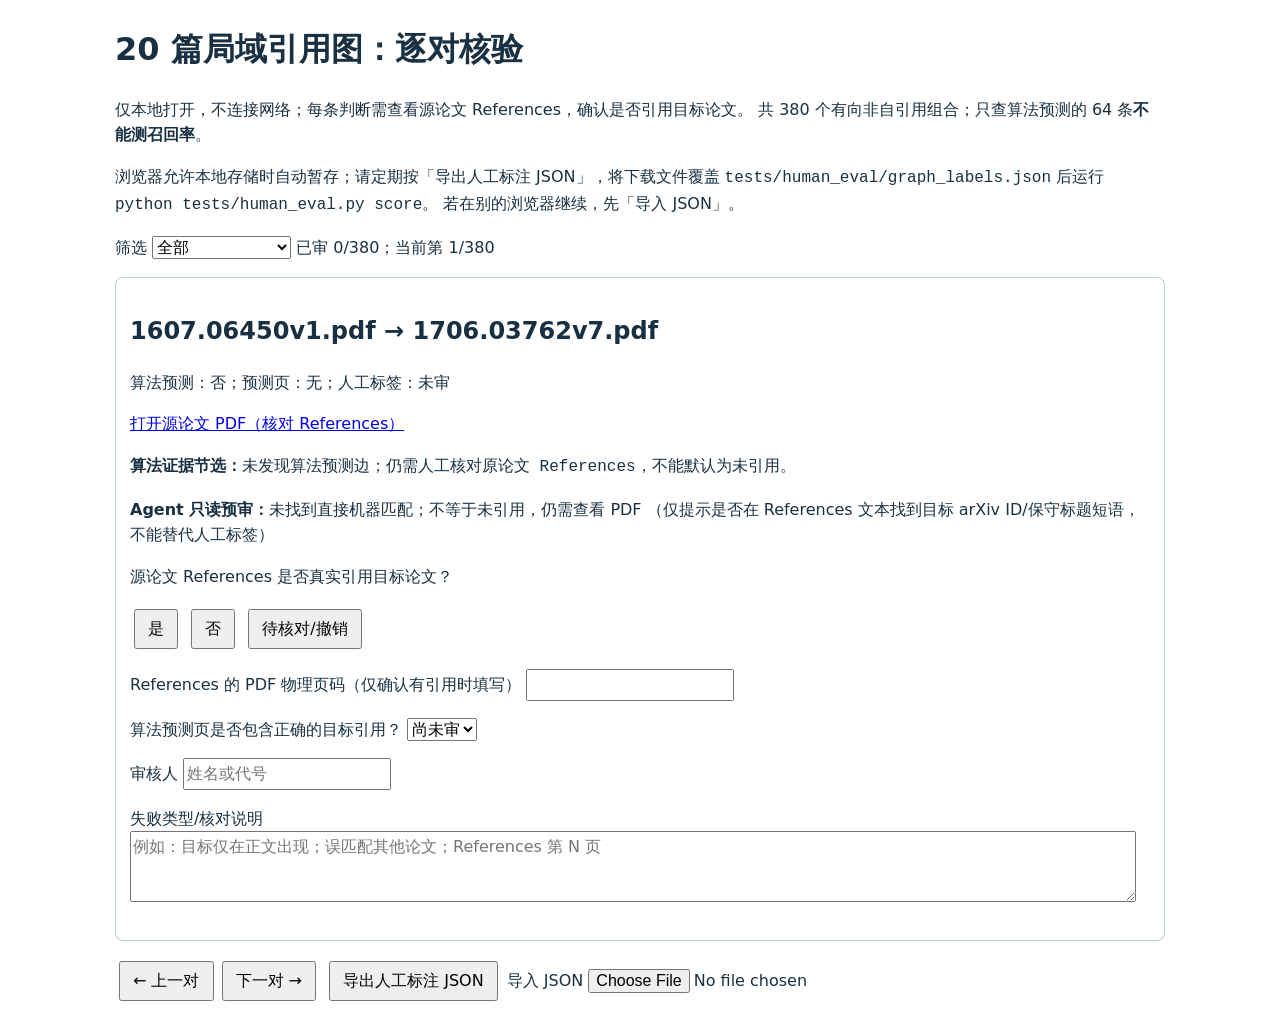
<file: tests/human_eval/review_graph.html>
<!doctype html><html lang="zh-CN"><meta charset="utf-8">
<title>SourceLab 引文边逐对人工审核</title>
<style>
body{font:16px/1.6 system-ui,"Microsoft YaHei",sans-serif;max-width:1050px;margin:24px auto;padding:0 18px;color:#193042}
button,input,select,textarea{font:inherit}button{padding:5px 12px;margin:4px;cursor:pointer}
button:focus-visible,input:focus-visible{outline:3px solid #2783b1}
section{border:1px solid #b6cbd6;border-radius:8px;margin:16px 0;padding:14px}
textarea{width:98%;min-height:65px} .muted{color:#526676}
code{overflow-wrap:anywhere} .badge{background:#eaf4f9;padding:2px 8px}
</style>
<h1>20 篇局域引用图：逐对核验</h1>
<p>仅本地打开，不连接网络；每条判断需查看源论文 References，确认是否引用目标论文。
共 380 个有向非自引用组合；只查算法预测的 64 条<strong>不能测召回率</strong>。</p>
<p>浏览器允许本地存储时自动暂存；请定期按「导出人工标注 JSON」，将下载文件覆盖
<code>tests/human_eval/graph_labels.json</code> 后运行 <code>python tests/human_eval.py score</code>。
若在别的浏览器继续，先「导入 JSON」。</p>
<p><label>筛选 <select id="filter">
<option value="all">全部</option><option value="pending">未审</option>
<option value="predicted">算法预测</option><option value="unpredicted">算法未预测</option>
<option value="machine_candidate">Agent 机器候选</option>
<option value="machine_manual">机器未直接命中</option>
</select></label> <span id="progress"></span></p>
<section><h2 id="title"></h2><p id="details"></p><p id="links"></p>
<p><strong>算法证据节选：</strong><code id="excerpt"></code></p>
<p><strong>Agent 只读预审：</strong><span id="machine"></span>
（仅提示是否在 References 文本找到目标 arXiv ID/保守标题短语，不能替代人工标签）</p>
<p>源论文 References 是否真实引用目标论文？</p>
<button onclick="decide(true)">是</button>
<button onclick="decide(false)">否</button>
<button onclick="decide(null)">待核对/撤销</button>
<p><label>References 的 PDF 物理页码（仅确认有引用时填写）
<input id="page" type="number" min="1"></label></p>
<p><label>算法预测页是否包含正确的目标引用？
<select id="valid"><option value="">尚未审</option>
<option value="true">是</option><option value="false">否</option></select></label></p>
<p><label>审核人 <input id="reviewer" placeholder="姓名或代号"></label></p>
<p><label>失败类型/核对说明 <textarea id="notes" placeholder="例如：目标仅在正文出现；误匹配其他论文；References 第 N 页"></textarea></label></p></section>
<button onclick="move(-1)">← 上一对</button><button onclick="move(1)">下一对 →</button>
<button onclick="exportData()">导出人工标注 JSON</button>
<label>导入 JSON <input id="import" type="file" accept=".json,application/json"></label>
<script>
const seed = [{"id": "1607.06450v1.pdf -> 1706.03762v7.pdf", "source_pdf": "1607.06450v1.pdf", "target_pdf": "1706.03762v7.pdf", "predicted": false, "source_page_predicted": null, "evidence_excerpt": "", "gold_cites_target": null, "gold_reference_page": null, "predicted_evidence_valid": null, "reviewer": "", "notes": "", "machine_audit": {}}, {"id": "1607.06450v1.pdf -> 1910.02054v3.pdf", "source_pdf": "1607.06450v1.pdf", "target_pdf": "1910.02054v3.pdf", "predicted": false, "source_page_predicted": null, "evidence_excerpt": "", "gold_cites_target": null, "gold_reference_page": null, "predicted_evidence_valid": null, "reviewer": "", "notes": "", "machine_audit": {}}, {"id": "1607.06450v1.pdf -> 2001.08361v1.pdf", "source_pdf": "1607.06450v1.pdf", "target_pdf": "2001.08361v1.pdf", "predicted": false, "source_page_predicted": null, "evidence_excerpt": "", "gold_cites_target": null, "gold_reference_page": null, "predicted_evidence_valid": null, "reviewer": "", "notes": "", "machine_audit": {}}, {"id": "1607.06450v1.pdf -> 2002.04745v2.pdf", "source_pdf": "1607.06450v1.pdf", "target_pdf": "2002.04745v2.pdf", "predicted": false, "source_page_predicted": null, "evidence_excerpt": "", "gold_cites_target": null, "gold_reference_page": null, "predicted_evidence_valid": null, "reviewer": "", "notes": "", "machine_audit": {}}, {"id": "1607.06450v1.pdf -> 2005.14165v4.pdf", "source_pdf": "1607.06450v1.pdf", "target_pdf": "2005.14165v4.pdf", "predicted": false, "source_page_predicted": null, "evidence_excerpt": "", "gold_cites_target": null, "gold_reference_page": null, "predicted_evidence_valid": null, "reviewer": "", "notes": "", "machine_audit": {}}, {"id": "1607.06450v1.pdf -> 2010.11929v2.pdf", "source_pdf": "1607.06450v1.pdf", "target_pdf": "2010.11929v2.pdf", "predicted": false, "source_page_predicted": null, "evidence_excerpt": "", "gold_cites_target": null, "gold_reference_page": null, "predicted_evidence_valid": null, "reviewer": "", "notes": "", "machine_audit": {}}, {"id": "1607.06450v1.pdf -> 2103.00020v1.pdf", "source_pdf": "1607.06450v1.pdf", "target_pdf": "2103.00020v1.pdf", "predicted": false, "source_page_predicted": null, "evidence_excerpt": "", "gold_cites_target": null, "gold_reference_page": null, "predicted_evidence_valid": null, "reviewer": "", "notes": "", "machine_audit": {}}, {"id": "1607.06450v1.pdf -> 2106.09685v2.pdf", "source_pdf": "1607.06450v1.pdf", "target_pdf": "2106.09685v2.pdf", "predicted": false, "source_page_predicted": null, "evidence_excerpt": "", "gold_cites_target": null, "gold_reference_page": null, "predicted_evidence_valid": null, "reviewer": "", "notes": "", "machine_audit": {}}, {"id": "1607.06450v1.pdf -> 2107.03374v2.pdf", "source_pdf": "1607.06450v1.pdf", "target_pdf": "2107.03374v2.pdf", "predicted": false, "source_page_predicted": null, "evidence_excerpt": "", "gold_cites_target": null, "gold_reference_page": null, "predicted_evidence_valid": null, "reviewer": "", "notes": "", "machine_audit": {}}, {"id": "1607.06450v1.pdf -> 2201.11903v6.pdf", "source_pdf": "1607.06450v1.pdf", "target_pdf": "2201.11903v6.pdf", "predicted": false, "source_page_predicted": null, "evidence_excerpt": "", "gold_cites_target": null, "gold_reference_page": null, "predicted_evidence_valid": null, "reviewer": "", "notes": "", "machine_audit": {}}, {"id": "1607.06450v1.pdf -> 2203.02155v1.pdf", "source_pdf": "1607.06450v1.pdf", "target_pdf": "2203.02155v1.pdf", "predicted": false, "source_page_predicted": null, "evidence_excerpt": "", "gold_cites_target": null, "gold_reference_page": null, "predicted_evidence_valid": null, "reviewer": "", "notes": "", "machine_audit": {}}, {"id": "1607.06450v1.pdf -> 2205.14135v2.pdf", "source_pdf": "1607.06450v1.pdf", "target_pdf": "2205.14135v2.pdf", "predicted": false, "source_page_predicted": null, "evidence_excerpt": "", "gold_cites_target": null, "gold_reference_page": null, "predicted_evidence_valid": null, "reviewer": "", "notes": "", "machine_audit": {}}, {"id": "1607.06450v1.pdf -> 2206.07682v2.pdf", "source_pdf": "1607.06450v1.pdf", "target_pdf": "2206.07682v2.pdf", "predicted": false, "source_page_predicted": null, "evidence_excerpt": "", "gold_cites_target": null, "gold_reference_page": null, "predicted_evidence_valid": null, "reviewer": "", "notes": "", "machine_audit": {}}, {"id": "1607.06450v1.pdf -> 2210.02414v2.pdf", "source_pdf": "1607.06450v1.pdf", "target_pdf": "2210.02414v2.pdf", "predicted": false, "source_page_predicted": null, "evidence_excerpt": "", "gold_cites_target": null, "gold_reference_page": null, "predicted_evidence_valid": null, "reviewer": "", "notes": "", "machine_audit": {}}, {"id": "1607.06450v1.pdf -> 2211.05100v4.pdf", "source_pdf": "1607.06450v1.pdf", "target_pdf": "2211.05100v4.pdf", "predicted": false, "source_page_predicted": null, "evidence_excerpt": "", "gold_cites_target": null, "gold_reference_page": null, "predicted_evidence_valid": null, "reviewer": "", "notes": "", "machine_audit": {}}, {"id": "1607.06450v1.pdf -> 2303.08774v6.pdf", "source_pdf": "1607.06450v1.pdf", "target_pdf": "2303.08774v6.pdf", "predicted": false, "source_page_predicted": null, "evidence_excerpt": "", "gold_cites_target": null, "gold_reference_page": null, "predicted_evidence_valid": null, "reviewer": "", "notes": "", "machine_audit": {}}, {"id": "1607.06450v1.pdf -> 2304.08485v2.pdf", "source_pdf": "1607.06450v1.pdf", "target_pdf": "2304.08485v2.pdf", "predicted": false, "source_page_predicted": null, "evidence_excerpt": "", "gold_cites_target": null, "gold_reference_page": null, "predicted_evidence_valid": null, "reviewer": "", "notes": "", "machine_audit": {}}, {"id": "1607.06450v1.pdf -> 2305.14314v1.pdf", "source_pdf": "1607.06450v1.pdf", "target_pdf": "2305.14314v1.pdf", "predicted": false, "source_page_predicted": null, "evidence_excerpt": "", "gold_cites_target": null, "gold_reference_page": null, "predicted_evidence_valid": null, "reviewer": "", "notes": "", "machine_audit": {}}, {"id": "1607.06450v1.pdf -> 2305.18290v3.pdf", "source_pdf": "1607.06450v1.pdf", "target_pdf": "2305.18290v3.pdf", "predicted": false, "source_page_predicted": null, "evidence_excerpt": "", "gold_cites_target": null, "gold_reference_page": null, "predicted_evidence_valid": null, "reviewer": "", "notes": "", "machine_audit": {}}, {"id": "1706.03762v7.pdf -> 1607.06450v1.pdf", "source_pdf": "1706.03762v7.pdf", "target_pdf": "1607.06450v1.pdf", "predicted": true, "source_page_predicted": 10, "evidence_excerpt": "[1] Jimmy Lei Ba, Jamie Ryan Kiros, and Geoffrey E Hinton. Layer normalization. arXiv preprint arXiv:1607.06450, 2016. [2] Dzmitry Bahdanau, Kyunghyun Cho, and Yoshua Bengio. Neural machine translation by jointly learning", "gold_cites_target": null, "gold_reference_page": null, "predicted_evidence_valid": null, "reviewer": "", "notes": "", "machine_audit": {"id": "1706.03762v7.pdf -> 1607.06450v1.pdf", "source_pdf": "1706.03762v7.pdf", "target_pdf": "1607.06450v1.pdf", "predicted_source_page": 10, "reference_start_page": 10, "target_arxiv_id": "1607.06450", "target_title": "Layer Normalization", "status": "machine_candidate_true", "evidence_page": 10, "match_type": "direct_arxiv_id", "evidence_excerpt": "s for their fruitful comments, corrections and inspiration.  References   [1] Jimmy Lei Ba, Jamie Ryan Kiros, and Geoffrey E Hinton. Layer normalization. arXiv preprint      arXiv:1607.06450, 2016.   [2] Dzmitry Bahdanau, Kyunghyun Cho, and Yoshua Bengio. Neural machine translation by jointly      learning to align and translate. CoRR, abs/1409.0473, 2014.   [3] Denny Britz, Anna Goldie, Minh-Thang Luong, a", "notes": "Advisory only: direct ID/title match in References; human must confirm the bibliography entry and target identity."}}, {"id": "1706.03762v7.pdf -> 1910.02054v3.pdf", "source_pdf": "1706.03762v7.pdf", "target_pdf": "1910.02054v3.pdf", "predicted": false, "source_page_predicted": null, "evidence_excerpt": "", "gold_cites_target": null, "gold_reference_page": null, "predicted_evidence_valid": null, "reviewer": "", "notes": "", "machine_audit": {}}, {"id": "1706.03762v7.pdf -> 2001.08361v1.pdf", "source_pdf": "1706.03762v7.pdf", "target_pdf": "2001.08361v1.pdf", "predicted": false, "source_page_predicted": null, "evidence_excerpt": "", "gold_cites_target": null, "gold_reference_page": null, "predicted_evidence_valid": null, "reviewer": "", "notes": "", "machine_audit": {}}, {"id": "1706.03762v7.pdf -> 2002.04745v2.pdf", "source_pdf": "1706.03762v7.pdf", "target_pdf": "2002.04745v2.pdf", "predicted": false, "source_page_predicted": null, "evidence_excerpt": "", "gold_cites_target": null, "gold_reference_page": null, "predicted_evidence_valid": null, "reviewer": "", "notes": "", "machine_audit": {}}, {"id": "1706.03762v7.pdf -> 2005.14165v4.pdf", "source_pdf": "1706.03762v7.pdf", "target_pdf": "2005.14165v4.pdf", "predicted": false, "source_page_predicted": null, "evidence_excerpt": "", "gold_cites_target": null, "gold_reference_page": null, "predicted_evidence_valid": null, "reviewer": "", "notes": "", "machine_audit": {}}, {"id": "1706.03762v7.pdf -> 2010.11929v2.pdf", "source_pdf": "1706.03762v7.pdf", "target_pdf": "2010.11929v2.pdf", "predicted": false, "source_page_predicted": null, "evidence_excerpt": "", "gold_cites_target": null, "gold_reference_page": null, "predicted_evidence_valid": null, "reviewer": "", "notes": "", "machine_audit": {}}, {"id": "1706.03762v7.pdf -> 2103.00020v1.pdf", "source_pdf": "1706.03762v7.pdf", "target_pdf": "2103.00020v1.pdf", "predicted": false, "source_page_predicted": null, "evidence_excerpt": "", "gold_cites_target": null, "gold_reference_page": null, "predicted_evidence_valid": null, "reviewer": "", "notes": "", "machine_audit": {}}, {"id": "1706.03762v7.pdf -> 2106.09685v2.pdf", "source_pdf": "1706.03762v7.pdf", "target_pdf": "2106.09685v2.pdf", "predicted": false, "source_page_predicted": null, "evidence_excerpt": "", "gold_cites_target": null, "gold_reference_page": null, "predicted_evidence_valid": null, "reviewer": "", "notes": "", "machine_audit": {}}, {"id": "1706.03762v7.pdf -> 2107.03374v2.pdf", "source_pdf": "1706.03762v7.pdf", "target_pdf": "2107.03374v2.pdf", "predicted": false, "source_page_predicted": null, "evidence_excerpt": "", "gold_cites_target": null, "gold_reference_page": null, "predicted_evidence_valid": null, "reviewer": "", "notes": "", "machine_audit": {}}, {"id": "1706.03762v7.pdf -> 2201.11903v6.pdf", "source_pdf": "1706.03762v7.pdf", "target_pdf": "2201.11903v6.pdf", "predicted": false, "source_page_predicted": null, "evidence_excerpt": "", "gold_cites_target": null, "gold_reference_page": null, "predicted_evidence_valid": null, "reviewer": "", "notes": "", "machine_audit": {}}, {"id": "1706.03762v7.pdf -> 2203.02155v1.pdf", "source_pdf": "1706.03762v7.pdf", "target_pdf": "2203.02155v1.pdf", "predicted": false, "source_page_predicted": null, "evidence_excerpt": "", "gold_cites_target": null, "gold_reference_page": null, "predicted_evidence_valid": null, "reviewer": "", "notes": "", "machine_audit": {}}, {"id": "1706.03762v7.pdf -> 2205.14135v2.pdf", "source_pdf": "1706.03762v7.pdf", "target_pdf": "2205.14135v2.pdf", "predicted": false, "source_page_predicted": null, "evidence_excerpt": "", "gold_cites_target": null, "gold_reference_page": null, "predicted_evidence_valid": null, "reviewer": "", "notes": "", "machine_audit": {}}, {"id": "1706.03762v7.pdf -> 2206.07682v2.pdf", "source_pdf": "1706.03762v7.pdf", "target_pdf": "2206.07682v2.pdf", "predicted": false, "source_page_predicted": null, "evidence_excerpt": "", "gold_cites_target": null, "gold_reference_page": null, "predicted_evidence_valid": null, "reviewer": "", "notes": "", "machine_audit": {}}, {"id": "1706.03762v7.pdf -> 2210.02414v2.pdf", "source_pdf": "1706.03762v7.pdf", "target_pdf": "2210.02414v2.pdf", "predicted": false, "source_page_predicted": null, "evidence_excerpt": "", "gold_cites_target": null, "gold_reference_page": null, "predicted_evidence_valid": null, "reviewer": "", "notes": "", "machine_audit": {}}, {"id": "1706.03762v7.pdf -> 2211.05100v4.pdf", "source_pdf": "1706.03762v7.pdf", "target_pdf": "2211.05100v4.pdf", "predicted": false, "source_page_predicted": null, "evidence_excerpt": "", "gold_cites_target": null, "gold_reference_page": null, "predicted_evidence_valid": null, "reviewer": "", "notes": "", "machine_audit": {}}, {"id": "1706.03762v7.pdf -> 2303.08774v6.pdf", "source_pdf": "1706.03762v7.pdf", "target_pdf": "2303.08774v6.pdf", "predicted": false, "source_page_predicted": null, "evidence_excerpt": "", "gold_cites_target": null, "gold_reference_page": null, "predicted_evidence_valid": null, "reviewer": "", "notes": "", "machine_audit": {}}, {"id": "1706.03762v7.pdf -> 2304.08485v2.pdf", "source_pdf": "1706.03762v7.pdf", "target_pdf": "2304.08485v2.pdf", "predicted": false, "source_page_predicted": null, "evidence_excerpt": "", "gold_cites_target": null, "gold_reference_page": null, "predicted_evidence_valid": null, "reviewer": "", "notes": "", "machine_audit": {}}, {"id": "1706.03762v7.pdf -> 2305.14314v1.pdf", "source_pdf": "1706.03762v7.pdf", "target_pdf": "2305.14314v1.pdf", "predicted": false, "source_page_predicted": null, "evidence_excerpt": "", "gold_cites_target": null, "gold_reference_page": null, "predicted_evidence_valid": null, "reviewer": "", "notes": "", "machine_audit": {}}, {"id": "1706.03762v7.pdf -> 2305.18290v3.pdf", "source_pdf": "1706.03762v7.pdf", "target_pdf": "2305.18290v3.pdf", "predicted": false, "source_page_predicted": null, "evidence_excerpt": "", "gold_cites_target": null, "gold_reference_page": null, "predicted_evidence_valid": null, "reviewer": "", "notes": "", "machine_audit": {}}, {"id": "1910.02054v3.pdf -> 1607.06450v1.pdf", "source_pdf": "1910.02054v3.pdf", "target_pdf": "1607.06450v1.pdf", "predicted": false, "source_page_predicted": null, "evidence_excerpt": "", "gold_cites_target": null, "gold_reference_page": null, "predicted_evidence_valid": null, "reviewer": "", "notes": "", "machine_audit": {}}, {"id": "1910.02054v3.pdf -> 1706.03762v7.pdf", "source_pdf": "1910.02054v3.pdf", "target_pdf": "1706.03762v7.pdf", "predicted": false, "source_page_predicted": null, "evidence_excerpt": "", "gold_cites_target": null, "gold_reference_page": null, "predicted_evidence_valid": null, "reviewer": "", "notes": "", "machine_audit": {}}, {"id": "1910.02054v3.pdf -> 2001.08361v1.pdf", "source_pdf": "1910.02054v3.pdf", "target_pdf": "2001.08361v1.pdf", "predicted": false, "source_page_predicted": null, "evidence_excerpt": "", "gold_cites_target": null, "gold_reference_page": null, "predicted_evidence_valid": null, "reviewer": "", "notes": "", "machine_audit": {}}, {"id": "1910.02054v3.pdf -> 2002.04745v2.pdf", "source_pdf": "1910.02054v3.pdf", "target_pdf": "2002.04745v2.pdf", "predicted": false, "source_page_predicted": null, "evidence_excerpt": "", "gold_cites_target": null, "gold_reference_page": null, "predicted_evidence_valid": null, "reviewer": "", "notes": "", "machine_audit": {}}, {"id": "1910.02054v3.pdf -> 2005.14165v4.pdf", "source_pdf": "1910.02054v3.pdf", "target_pdf": "2005.14165v4.pdf", "predicted": false, "source_page_predicted": null, "evidence_excerpt": "", "gold_cites_target": null, "gold_reference_page": null, "predicted_evidence_valid": null, "reviewer": "", "notes": "", "machine_audit": {}}, {"id": "1910.02054v3.pdf -> 2010.11929v2.pdf", "source_pdf": "1910.02054v3.pdf", "target_pdf": "2010.11929v2.pdf", "predicted": false, "source_page_predicted": null, "evidence_excerpt": "", "gold_cites_target": null, "gold_reference_page": null, "predicted_evidence_valid": null, "reviewer": "", "notes": "", "machine_audit": {}}, {"id": "1910.02054v3.pdf -> 2103.00020v1.pdf", "source_pdf": "1910.02054v3.pdf", "target_pdf": "2103.00020v1.pdf", "predicted": false, "source_page_predicted": null, "evidence_excerpt": "", "gold_cites_target": null, "gold_reference_page": null, "predicted_evidence_valid": null, "reviewer": "", "notes": "", "machine_audit": {}}, {"id": "1910.02054v3.pdf -> 2106.09685v2.pdf", "source_pdf": "1910.02054v3.pdf", "target_pdf": "2106.09685v2.pdf", "predicted": false, "source_page_predicted": null, "evidence_excerpt": "", "gold_cites_target": null, "gold_reference_page": null, "predicted_evidence_valid": null, "reviewer": "", "notes": "", "machine_audit": {}}, {"id": "1910.02054v3.pdf -> 2107.03374v2.pdf", "source_pdf": "1910.02054v3.pdf", "target_pdf": "2107.03374v2.pdf", "predicted": false, "source_page_predicted": null, "evidence_excerpt": "", "gold_cites_target": null, "gold_reference_page": null, "predicted_evidence_valid": null, "reviewer": "", "notes": "", "machine_audit": {}}, {"id": "1910.02054v3.pdf -> 2201.11903v6.pdf", "source_pdf": "1910.02054v3.pdf", "target_pdf": "2201.11903v6.pdf", "predicted": false, "source_page_predicted": null, "evidence_excerpt": "", "gold_cites_target": null, "gold_reference_page": null, "predicted_evidence_valid": null, "reviewer": "", "notes": "", "machine_audit": {}}, {"id": "1910.02054v3.pdf -> 2203.02155v1.pdf", "source_pdf": "1910.02054v3.pdf", "target_pdf": "2203.02155v1.pdf", "predicted": false, "source_page_predicted": null, "evidence_excerpt": "", "gold_cites_target": null, "gold_reference_page": null, "predicted_evidence_valid": null, "reviewer": "", "notes": "", "machine_audit": {}}, {"id": "1910.02054v3.pdf -> 2205.14135v2.pdf", "source_pdf": "1910.02054v3.pdf", "target_pdf": "2205.14135v2.pdf", "predicted": false, "source_page_predicted": null, "evidence_excerpt": "", "gold_cites_target": null, "gold_reference_page": null, "predicted_evidence_valid": null, "reviewer": "", "notes": "", "machine_audit": {}}, {"id": "1910.02054v3.pdf -> 2206.07682v2.pdf", "source_pdf": "1910.02054v3.pdf", "target_pdf": "2206.07682v2.pdf", "predicted": false, "source_page_predicted": null, "evidence_excerpt": "", "gold_cites_target": null, "gold_reference_page": null, "predicted_evidence_valid": null, "reviewer": "", "notes": "", "machine_audit": {}}, {"id": "1910.02054v3.pdf -> 2210.02414v2.pdf", "source_pdf": "1910.02054v3.pdf", "target_pdf": "2210.02414v2.pdf", "predicted": false, "source_page_predicted": null, "evidence_excerpt": "", "gold_cites_target": null, "gold_reference_page": null, "predicted_evidence_valid": null, "reviewer": "", "notes": "", "machine_audit": {}}, {"id": "1910.02054v3.pdf -> 2211.05100v4.pdf", "source_pdf": "1910.02054v3.pdf", "target_pdf": "2211.05100v4.pdf", "predicted": false, "source_page_predicted": null, "evidence_excerpt": "", "gold_cites_target": null, "gold_reference_page": null, "predicted_evidence_valid": null, "reviewer": "", "notes": "", "machine_audit": {}}, {"id": "1910.02054v3.pdf -> 2303.08774v6.pdf", "source_pdf": "1910.02054v3.pdf", "target_pdf": "2303.08774v6.pdf", "predicted": false, "source_page_predicted": null, "evidence_excerpt": "", "gold_cites_target": null, "gold_reference_page": null, "predicted_evidence_valid": null, "reviewer": "", "notes": "", "machine_audit": {}}, {"id": "1910.02054v3.pdf -> 2304.08485v2.pdf", "source_pdf": "1910.02054v3.pdf", "target_pdf": "2304.08485v2.pdf", "predicted": false, "source_page_predicted": null, "evidence_excerpt": "", "gold_cites_target": null, "gold_reference_page": null, "predicted_evidence_valid": null, "reviewer": "", "notes": "", "machine_audit": {}}, {"id": "1910.02054v3.pdf -> 2305.14314v1.pdf", "source_pdf": "1910.02054v3.pdf", "target_pdf": "2305.14314v1.pdf", "predicted": false, "source_page_predicted": null, "evidence_excerpt": "", "gold_cites_target": null, "gold_reference_page": null, "predicted_evidence_valid": null, "reviewer": "", "notes": "", "machine_audit": {}}, {"id": "1910.02054v3.pdf -> 2305.18290v3.pdf", "source_pdf": "1910.02054v3.pdf", "target_pdf": "2305.18290v3.pdf", "predicted": false, "source_page_predicted": null, "evidence_excerpt": "", "gold_cites_target": null, "gold_reference_page": null, "predicted_evidence_valid": null, "reviewer": "", "notes": "", "machine_audit": {}}, {"id": "2001.08361v1.pdf -> 1607.06450v1.pdf", "source_pdf": "2001.08361v1.pdf", "target_pdf": "1607.06450v1.pdf", "predicted": false, "source_page_predicted": null, "evidence_excerpt": "", "gold_cites_target": null, "gold_reference_page": null, "predicted_evidence_valid": null, "reviewer": "", "notes": "", "machine_audit": {}}, {"id": "2001.08361v1.pdf -> 1706.03762v7.pdf", "source_pdf": "2001.08361v1.pdf", "target_pdf": "1706.03762v7.pdf", "predicted": true, "source_page_predicted": 30, "evidence_excerpt": "er, Niki Parmar, Jakob Uszkoreit, Llion Jones, Aidan N Gomez, Ł ukasz Kaiser, and Illia Polosukhin. Attention is all you need. In I. Guyon, U. V . Luxburg, S. Bengio, H. Wallach, R. Fergus, S. Vishwanathan, and R. G", "gold_cites_target": null, "gold_reference_page": null, "predicted_evidence_valid": null, "reviewer": "", "notes": "", "machine_audit": {"id": "2001.08361v1.pdf -> 1706.03762v7.pdf", "source_pdf": "2001.08361v1.pdf", "target_pdf": "1706.03762v7.pdf", "predicted_source_page": 30, "reference_start_page": 28, "target_arxiv_id": "1706.03762", "target_title": "Attention Is All You Need", "status": "manual_required", "evidence_page": null, "match_type": null, "evidence_excerpt": "", "notes": "No direct arXiv ID or conservative title phrase found in extracted References text; OCR/layout/alternate citation may hide a real edge."}}, {"id": "2001.08361v1.pdf -> 1910.02054v3.pdf", "source_pdf": "2001.08361v1.pdf", "target_pdf": "1910.02054v3.pdf", "predicted": false, "source_page_predicted": null, "evidence_excerpt": "", "gold_cites_target": null, "gold_reference_page": null, "predicted_evidence_valid": null, "reviewer": "", "notes": "", "machine_audit": {}}, {"id": "2001.08361v1.pdf -> 2002.04745v2.pdf", "source_pdf": "2001.08361v1.pdf", "target_pdf": "2002.04745v2.pdf", "predicted": false, "source_page_predicted": null, "evidence_excerpt": "", "gold_cites_target": null, "gold_reference_page": null, "predicted_evidence_valid": null, "reviewer": "", "notes": "", "machine_audit": {}}, {"id": "2001.08361v1.pdf -> 2005.14165v4.pdf", "source_pdf": "2001.08361v1.pdf", "target_pdf": "2005.14165v4.pdf", "predicted": false, "source_page_predicted": null, "evidence_excerpt": "", "gold_cites_target": null, "gold_reference_page": null, "predicted_evidence_valid": null, "reviewer": "", "notes": "", "machine_audit": {}}, {"id": "2001.08361v1.pdf -> 2010.11929v2.pdf", "source_pdf": "2001.08361v1.pdf", "target_pdf": "2010.11929v2.pdf", "predicted": false, "source_page_predicted": null, "evidence_excerpt": "", "gold_cites_target": null, "gold_reference_page": null, "predicted_evidence_valid": null, "reviewer": "", "notes": "", "machine_audit": {}}, {"id": "2001.08361v1.pdf -> 2103.00020v1.pdf", "source_pdf": "2001.08361v1.pdf", "target_pdf": "2103.00020v1.pdf", "predicted": false, "source_page_predicted": null, "evidence_excerpt": "", "gold_cites_target": null, "gold_reference_page": null, "predicted_evidence_valid": null, "reviewer": "", "notes": "", "machine_audit": {}}, {"id": "2001.08361v1.pdf -> 2106.09685v2.pdf", "source_pdf": "2001.08361v1.pdf", "target_pdf": "2106.09685v2.pdf", "predicted": false, "source_page_predicted": null, "evidence_excerpt": "", "gold_cites_target": null, "gold_reference_page": null, "predicted_evidence_valid": null, "reviewer": "", "notes": "", "machine_audit": {}}, {"id": "2001.08361v1.pdf -> 2107.03374v2.pdf", "source_pdf": "2001.08361v1.pdf", "target_pdf": "2107.03374v2.pdf", "predicted": false, "source_page_predicted": null, "evidence_excerpt": "", "gold_cites_target": null, "gold_reference_page": null, "predicted_evidence_valid": null, "reviewer": "", "notes": "", "machine_audit": {}}, {"id": "2001.08361v1.pdf -> 2201.11903v6.pdf", "source_pdf": "2001.08361v1.pdf", "target_pdf": "2201.11903v6.pdf", "predicted": false, "source_page_predicted": null, "evidence_excerpt": "", "gold_cites_target": null, "gold_reference_page": null, "predicted_evidence_valid": null, "reviewer": "", "notes": "", "machine_audit": {}}, {"id": "2001.08361v1.pdf -> 2203.02155v1.pdf", "source_pdf": "2001.08361v1.pdf", "target_pdf": "2203.02155v1.pdf", "predicted": false, "source_page_predicted": null, "evidence_excerpt": "", "gold_cites_target": null, "gold_reference_page": null, "predicted_evidence_valid": null, "reviewer": "", "notes": "", "machine_audit": {}}, {"id": "2001.08361v1.pdf -> 2205.14135v2.pdf", "source_pdf": "2001.08361v1.pdf", "target_pdf": "2205.14135v2.pdf", "predicted": false, "source_page_predicted": null, "evidence_excerpt": "", "gold_cites_target": null, "gold_reference_page": null, "predicted_evidence_valid": null, "reviewer": "", "notes": "", "machine_audit": {}}, {"id": "2001.08361v1.pdf -> 2206.07682v2.pdf", "source_pdf": "2001.08361v1.pdf", "target_pdf": "2206.07682v2.pdf", "predicted": false, "source_page_predicted": null, "evidence_excerpt": "", "gold_cites_target": null, "gold_reference_page": null, "predicted_evidence_valid": null, "reviewer": "", "notes": "", "machine_audit": {}}, {"id": "2001.08361v1.pdf -> 2210.02414v2.pdf", "source_pdf": "2001.08361v1.pdf", "target_pdf": "2210.02414v2.pdf", "predicted": false, "source_page_predicted": null, "evidence_excerpt": "", "gold_cites_target": null, "gold_reference_page": null, "predicted_evidence_valid": null, "reviewer": "", "notes": "", "machine_audit": {}}, {"id": "2001.08361v1.pdf -> 2211.05100v4.pdf", "source_pdf": "2001.08361v1.pdf", "target_pdf": "2211.05100v4.pdf", "predicted": false, "source_page_predicted": null, "evidence_excerpt": "", "gold_cites_target": null, "gold_reference_page": null, "predicted_evidence_valid": null, "reviewer": "", "notes": "", "machine_audit": {}}, {"id": "2001.08361v1.pdf -> 2303.08774v6.pdf", "source_pdf": "2001.08361v1.pdf", "target_pdf": "2303.08774v6.pdf", "predicted": false, "source_page_predicted": null, "evidence_excerpt": "", "gold_cites_target": null, "gold_reference_page": null, "predicted_evidence_valid": null, "reviewer": "", "notes": "", "machine_audit": {}}, {"id": "2001.08361v1.pdf -> 2304.08485v2.pdf", "source_pdf": "2001.08361v1.pdf", "target_pdf": "2304.08485v2.pdf", "predicted": false, "source_page_predicted": null, "evidence_excerpt": "", "gold_cites_target": null, "gold_reference_page": null, "predicted_evidence_valid": null, "reviewer": "", "notes": "", "machine_audit": {}}, {"id": "2001.08361v1.pdf -> 2305.14314v1.pdf", "source_pdf": "2001.08361v1.pdf", "target_pdf": "2305.14314v1.pdf", "predicted": false, "source_page_predicted": null, "evidence_excerpt": "", "gold_cites_target": null, "gold_reference_page": null, "predicted_evidence_valid": null, "reviewer": "", "notes": "", "machine_audit": {}}, {"id": "2001.08361v1.pdf -> 2305.18290v3.pdf", "source_pdf": "2001.08361v1.pdf", "target_pdf": "2305.18290v3.pdf", "predicted": false, "source_page_predicted": null, "evidence_excerpt": "", "gold_cites_target": null, "gold_reference_page": null, "predicted_evidence_valid": null, "reviewer": "", "notes": "", "machine_audit": {}}, {"id": "2002.04745v2.pdf -> 1607.06450v1.pdf", "source_pdf": "2002.04745v2.pdf", "target_pdf": "1607.06450v1.pdf", "predicted": true, "source_page_predicted": 9, "evidence_excerpt": "descent. arXiv preprint arXiv:1902.06720, 2019. Lei Ba, J., Kiros, J. R., and Hinton, G. E. Layer normaliza- tion. arXiv preprint arXiv:1607.06450, 2016. Liu, L., Jiang, H., He, P., Chen, W., Liu, X., Gao, J., and Han, J. On the variance of", "gold_cites_target": null, "gold_reference_page": null, "predicted_evidence_valid": null, "reviewer": "", "notes": "", "machine_audit": {"id": "2002.04745v2.pdf -> 1607.06450v1.pdf", "source_pdf": "2002.04745v2.pdf", "target_pdf": "1607.06450v1.pdf", "predicted_source_page": 9, "reference_start_page": 9, "target_arxiv_id": "1607.06450", "target_title": "Layer Normalization", "status": "machine_candidate_true", "evidence_page": 9, "match_type": "direct_arxiv_id", "evidence_excerpt": "Lei Ba, J., Kiros, J. R., and Hinton, G. E. Layer normaliza-                                                                          tion. arXiv preprint arXiv:1607.06450, 2016. Gehring, J., Auli, M., Grangier, D., Yarats, D., and Dauphin,   Y. N. Convolutional sequence to sequence learning. In    Liu, L., Jiang, H., He, P., Chen, W., Liu, X., Gao, J., and   International Conference on M", "notes": "Advisory only: direct ID/title match in References; human must confirm the bibliography entry and target identity."}}, {"id": "2002.04745v2.pdf -> 1706.03762v7.pdf", "source_pdf": "2002.04745v2.pdf", "target_pdf": "1706.03762v7.pdf", "predicted": false, "source_page_predicted": null, "evidence_excerpt": "", "gold_cites_target": null, "gold_reference_page": null, "predicted_evidence_valid": null, "reviewer": "", "notes": "", "machine_audit": {}}, {"id": "2002.04745v2.pdf -> 1910.02054v3.pdf", "source_pdf": "2002.04745v2.pdf", "target_pdf": "1910.02054v3.pdf", "predicted": false, "source_page_predicted": null, "evidence_excerpt": "", "gold_cites_target": null, "gold_reference_page": null, "predicted_evidence_valid": null, "reviewer": "", "notes": "", "machine_audit": {}}, {"id": "2002.04745v2.pdf -> 2001.08361v1.pdf", "source_pdf": "2002.04745v2.pdf", "target_pdf": "2001.08361v1.pdf", "predicted": false, "source_page_predicted": null, "evidence_excerpt": "", "gold_cites_target": null, "gold_reference_page": null, "predicted_evidence_valid": null, "reviewer": "", "notes": "", "machine_audit": {}}, {"id": "2002.04745v2.pdf -> 2005.14165v4.pdf", "source_pdf": "2002.04745v2.pdf", "target_pdf": "2005.14165v4.pdf", "predicted": false, "source_page_predicted": null, "evidence_excerpt": "", "gold_cites_target": null, "gold_reference_page": null, "predicted_evidence_valid": null, "reviewer": "", "notes": "", "machine_audit": {}}, {"id": "2002.04745v2.pdf -> 2010.11929v2.pdf", "source_pdf": "2002.04745v2.pdf", "target_pdf": "2010.11929v2.pdf", "predicted": false, "source_page_predicted": null, "evidence_excerpt": "", "gold_cites_target": null, "gold_reference_page": null, "predicted_evidence_valid": null, "reviewer": "", "notes": "", "machine_audit": {}}, {"id": "2002.04745v2.pdf -> 2103.00020v1.pdf", "source_pdf": "2002.04745v2.pdf", "target_pdf": "2103.00020v1.pdf", "predicted": false, "source_page_predicted": null, "evidence_excerpt": "", "gold_cites_target": null, "gold_reference_page": null, "predicted_evidence_valid": null, "reviewer": "", "notes": "", "machine_audit": {}}, {"id": "2002.04745v2.pdf -> 2106.09685v2.pdf", "source_pdf": "2002.04745v2.pdf", "target_pdf": "2106.09685v2.pdf", "predicted": false, "source_page_predicted": null, "evidence_excerpt": "", "gold_cites_target": null, "gold_reference_page": null, "predicted_evidence_valid": null, "reviewer": "", "notes": "", "machine_audit": {}}, {"id": "2002.04745v2.pdf -> 2107.03374v2.pdf", "source_pdf": "2002.04745v2.pdf", "target_pdf": "2107.03374v2.pdf", "predicted": false, "source_page_predicted": null, "evidence_excerpt": "", "gold_cites_target": null, "gold_reference_page": null, "predicted_evidence_valid": null, "reviewer": "", "notes": "", "machine_audit": {}}, {"id": "2002.04745v2.pdf -> 2201.11903v6.pdf", "source_pdf": "2002.04745v2.pdf", "target_pdf": "2201.11903v6.pdf", "predicted": false, "source_page_predicted": null, "evidence_excerpt": "", "gold_cites_target": null, "gold_reference_page": null, "predicted_evidence_valid": null, "reviewer": "", "notes": "", "machine_audit": {}}, {"id": "2002.04745v2.pdf -> 2203.02155v1.pdf", "source_pdf": "2002.04745v2.pdf", "target_pdf": "2203.02155v1.pdf", "predicted": false, "source_page_predicted": null, "evidence_excerpt": "", "gold_cites_target": null, "gold_reference_page": null, "predicted_evidence_valid": null, "reviewer": "", "notes": "", "machine_audit": {}}, {"id": "2002.04745v2.pdf -> 2205.14135v2.pdf", "source_pdf": "2002.04745v2.pdf", "target_pdf": "2205.14135v2.pdf", "predicted": false, "source_page_predicted": null, "evidence_excerpt": "", "gold_cites_target": null, "gold_reference_page": null, "predicted_evidence_valid": null, "reviewer": "", "notes": "", "machine_audit": {}}, {"id": "2002.04745v2.pdf -> 2206.07682v2.pdf", "source_pdf": "2002.04745v2.pdf", "target_pdf": "2206.07682v2.pdf", "predicted": false, "source_page_predicted": null, "evidence_excerpt": "", "gold_cites_target": null, "gold_reference_page": null, "predicted_evidence_valid": null, "reviewer": "", "notes": "", "machine_audit": {}}, {"id": "2002.04745v2.pdf -> 2210.02414v2.pdf", "source_pdf": "2002.04745v2.pdf", "target_pdf": "2210.02414v2.pdf", "predicted": false, "source_page_predicted": null, "evidence_excerpt": "", "gold_cites_target": null, "gold_reference_page": null, "predicted_evidence_valid": null, "reviewer": "", "notes": "", "machine_audit": {}}, {"id": "2002.04745v2.pdf -> 2211.05100v4.pdf", "source_pdf": "2002.04745v2.pdf", "target_pdf": "2211.05100v4.pdf", "predicted": false, "source_page_predicted": null, "evidence_excerpt": "", "gold_cites_target": null, "gold_reference_page": null, "predicted_evidence_valid": null, "reviewer": "", "notes": "", "machine_audit": {}}, {"id": "2002.04745v2.pdf -> 2303.08774v6.pdf", "source_pdf": "2002.04745v2.pdf", "target_pdf": "2303.08774v6.pdf", "predicted": false, "source_page_predicted": null, "evidence_excerpt": "", "gold_cites_target": null, "gold_reference_page": null, "predicted_evidence_valid": null, "reviewer": "", "notes": "", "machine_audit": {}}, {"id": "2002.04745v2.pdf -> 2304.08485v2.pdf", "source_pdf": "2002.04745v2.pdf", "target_pdf": "2304.08485v2.pdf", "predicted": false, "source_page_predicted": null, "evidence_excerpt": "", "gold_cites_target": null, "gold_reference_page": null, "predicted_evidence_valid": null, "reviewer": "", "notes": "", "machine_audit": {}}, {"id": "2002.04745v2.pdf -> 2305.14314v1.pdf", "source_pdf": "2002.04745v2.pdf", "target_pdf": "2305.14314v1.pdf", "predicted": false, "source_page_predicted": null, "evidence_excerpt": "", "gold_cites_target": null, "gold_reference_page": null, "predicted_evidence_valid": null, "reviewer": "", "notes": "", "machine_audit": {}}, {"id": "2002.04745v2.pdf -> 2305.18290v3.pdf", "source_pdf": "2002.04745v2.pdf", "target_pdf": "2305.18290v3.pdf", "predicted": false, "source_page_predicted": null, "evidence_excerpt": "", "gold_cites_target": null, "gold_reference_page": null, "predicted_evidence_valid": null, "reviewer": "", "notes": "", "machine_audit": {}}, {"id": "2005.14165v4.pdf -> 1607.06450v1.pdf", "source_pdf": "2005.14165v4.pdf", "target_pdf": "1607.06450v1.pdf", "predicted": false, "source_page_predicted": null, "evidence_excerpt": "", "gold_cites_target": null, "gold_reference_page": null, "predicted_evidence_valid": null, "reviewer": "", "notes": "", "machine_audit": {}}, {"id": "2005.14165v4.pdf -> 1706.03762v7.pdf", "source_pdf": "2005.14165v4.pdf", "target_pdf": "1706.03762v7.pdf", "predicted": true, "source_page_predicted": 74, "evidence_excerpt": "eer, Niki Parmar, Jakob Uszkoreit, Llion Jones, Aidan N. Gomez,Łukasz Kaiser, and Illia Polosukhin. Attention is all you need. In Advances in neural information processing systems, 2017. [WPN+19] Alex Wang, Yada Pru", "gold_cites_target": null, "gold_reference_page": null, "predicted_evidence_valid": null, "reviewer": "", "notes": "", "machine_audit": {"id": "2005.14165v4.pdf -> 1706.03762v7.pdf", "source_pdf": "2005.14165v4.pdf", "target_pdf": "1706.03762v7.pdf", "predicted_source_page": 74, "reference_start_page": 68, "target_arxiv_id": "1706.03762", "target_title": "Attention Is All You Need", "status": "manual_required", "evidence_page": null, "match_type": null, "evidence_excerpt": "", "notes": "No direct arXiv ID or conservative title phrase found in extracted References text; OCR/layout/alternate citation may hide a real edge."}}, {"id": "2005.14165v4.pdf -> 1910.02054v3.pdf", "source_pdf": "2005.14165v4.pdf", "target_pdf": "1910.02054v3.pdf", "predicted": false, "source_page_predicted": null, "evidence_excerpt": "", "gold_cites_target": null, "gold_reference_page": null, "predicted_evidence_valid": null, "reviewer": "", "notes": "", "machine_audit": {}}, {"id": "2005.14165v4.pdf -> 2001.08361v1.pdf", "source_pdf": "2005.14165v4.pdf", "target_pdf": "2001.08361v1.pdf", "predicted": true, "source_page_predicted": 70, "evidence_excerpt": "Tom B. Brown, Benjamin Chess, Rewon Child, Scott Gray, Alec Radford, Jeffrey Wu, and Dario Amodei. Scaling laws for neural language models, 2020. [KPR+19] Tom Kwiatkowski, Jennimaria Palomaki, Olivia Redﬁeld, Michael Collins, An", "gold_cites_target": null, "gold_reference_page": null, "predicted_evidence_valid": null, "reviewer": "", "notes": "", "machine_audit": {"id": "2005.14165v4.pdf -> 2001.08361v1.pdf", "source_pdf": "2005.14165v4.pdf", "target_pdf": "2001.08361v1.pdf", "predicted_source_page": 70, "reference_start_page": 68, "target_arxiv_id": "2001.08361", "target_title": "Scaling Laws for Neural Language Models", "status": "manual_required", "evidence_page": null, "match_type": null, "evidence_excerpt": "", "notes": "No direct arXiv ID or conservative title phrase found in extracted References text; OCR/layout/alternate citation may hide a real edge."}}, {"id": "2005.14165v4.pdf -> 2002.04745v2.pdf", "source_pdf": "2005.14165v4.pdf", "target_pdf": "2002.04745v2.pdf", "predicted": false, "source_page_predicted": null, "evidence_excerpt": "", "gold_cites_target": null, "gold_reference_page": null, "predicted_evidence_valid": null, "reviewer": "", "notes": "", "machine_audit": {}}, {"id": "2005.14165v4.pdf -> 2010.11929v2.pdf", "source_pdf": "2005.14165v4.pdf", "target_pdf": "2010.11929v2.pdf", "predicted": false, "source_page_predicted": null, "evidence_excerpt": "", "gold_cites_target": null, "gold_reference_page": null, "predicted_evidence_valid": null, "reviewer": "", "notes": "", "machine_audit": {}}, {"id": "2005.14165v4.pdf -> 2103.00020v1.pdf", "source_pdf": "2005.14165v4.pdf", "target_pdf": "2103.00020v1.pdf", "predicted": false, "source_page_predicted": null, "evidence_excerpt": "", "gold_cites_target": null, "gold_reference_page": null, "predicted_evidence_valid": null, "reviewer": "", "notes": "", "machine_audit": {}}, {"id": "2005.14165v4.pdf -> 2106.09685v2.pdf", "source_pdf": "2005.14165v4.pdf", "target_pdf": "2106.09685v2.pdf", "predicted": false, "source_page_predicted": null, "evidence_excerpt": "", "gold_cites_target": null, "gold_reference_page": null, "predicted_evidence_valid": null, "reviewer": "", "notes": "", "machine_audit": {}}, {"id": "2005.14165v4.pdf -> 2107.03374v2.pdf", "source_pdf": "2005.14165v4.pdf", "target_pdf": "2107.03374v2.pdf", "predicted": false, "source_page_predicted": null, "evidence_excerpt": "", "gold_cites_target": null, "gold_reference_page": null, "predicted_evidence_valid": null, "reviewer": "", "notes": "", "machine_audit": {}}, {"id": "2005.14165v4.pdf -> 2201.11903v6.pdf", "source_pdf": "2005.14165v4.pdf", "target_pdf": "2201.11903v6.pdf", "predicted": false, "source_page_predicted": null, "evidence_excerpt": "", "gold_cites_target": null, "gold_reference_page": null, "predicted_evidence_valid": null, "reviewer": "", "notes": "", "machine_audit": {}}, {"id": "2005.14165v4.pdf -> 2203.02155v1.pdf", "source_pdf": "2005.14165v4.pdf", "target_pdf": "2203.02155v1.pdf", "predicted": false, "source_page_predicted": null, "evidence_excerpt": "", "gold_cites_target": null, "gold_reference_page": null, "predicted_evidence_valid": null, "reviewer": "", "notes": "", "machine_audit": {}}, {"id": "2005.14165v4.pdf -> 2205.14135v2.pdf", "source_pdf": "2005.14165v4.pdf", "target_pdf": "2205.14135v2.pdf", "predicted": false, "source_page_predicted": null, "evidence_excerpt": "", "gold_cites_target": null, "gold_reference_page": null, "predicted_evidence_valid": null, "reviewer": "", "notes": "", "machine_audit": {}}, {"id": "2005.14165v4.pdf -> 2206.07682v2.pdf", "source_pdf": "2005.14165v4.pdf", "target_pdf": "2206.07682v2.pdf", "predicted": false, "source_page_predicted": null, "evidence_excerpt": "", "gold_cites_target": null, "gold_reference_page": null, "predicted_evidence_valid": null, "reviewer": "", "notes": "", "machine_audit": {}}, {"id": "2005.14165v4.pdf -> 2210.02414v2.pdf", "source_pdf": "2005.14165v4.pdf", "target_pdf": "2210.02414v2.pdf", "predicted": false, "source_page_predicted": null, "evidence_excerpt": "", "gold_cites_target": null, "gold_reference_page": null, "predicted_evidence_valid": null, "reviewer": "", "notes": "", "machine_audit": {}}, {"id": "2005.14165v4.pdf -> 2211.05100v4.pdf", "source_pdf": "2005.14165v4.pdf", "target_pdf": "2211.05100v4.pdf", "predicted": false, "source_page_predicted": null, "evidence_excerpt": "", "gold_cites_target": null, "gold_reference_page": null, "predicted_evidence_valid": null, "reviewer": "", "notes": "", "machine_audit": {}}, {"id": "2005.14165v4.pdf -> 2303.08774v6.pdf", "source_pdf": "2005.14165v4.pdf", "target_pdf": "2303.08774v6.pdf", "predicted": false, "source_page_predicted": null, "evidence_excerpt": "", "gold_cites_target": null, "gold_reference_page": null, "predicted_evidence_valid": null, "reviewer": "", "notes": "", "machine_audit": {}}, {"id": "2005.14165v4.pdf -> 2304.08485v2.pdf", "source_pdf": "2005.14165v4.pdf", "target_pdf": "2304.08485v2.pdf", "predicted": false, "source_page_predicted": null, "evidence_excerpt": "", "gold_cites_target": null, "gold_reference_page": null, "predicted_evidence_valid": null, "reviewer": "", "notes": "", "machine_audit": {}}, {"id": "2005.14165v4.pdf -> 2305.14314v1.pdf", "source_pdf": "2005.14165v4.pdf", "target_pdf": "2305.14314v1.pdf", "predicted": false, "source_page_predicted": null, "evidence_excerpt": "", "gold_cites_target": null, "gold_reference_page": null, "predicted_evidence_valid": null, "reviewer": "", "notes": "", "machine_audit": {}}, {"id": "2005.14165v4.pdf -> 2305.18290v3.pdf", "source_pdf": "2005.14165v4.pdf", "target_pdf": "2305.18290v3.pdf", "predicted": false, "source_page_predicted": null, "evidence_excerpt": "", "gold_cites_target": null, "gold_reference_page": null, "predicted_evidence_valid": null, "reviewer": "", "notes": "", "machine_audit": {}}, {"id": "2010.11929v2.pdf -> 1607.06450v1.pdf", "source_pdf": "2010.11929v2.pdf", "target_pdf": "1607.06450v1.pdf", "predicted": false, "source_page_predicted": null, "evidence_excerpt": "", "gold_cites_target": null, "gold_reference_page": null, "predicted_evidence_valid": null, "reviewer": "", "notes": "", "machine_audit": {}}, {"id": "2010.11929v2.pdf -> 1706.03762v7.pdf", "source_pdf": "2010.11929v2.pdf", "target_pdf": "1706.03762v7.pdf", "predicted": true, "source_page_predicted": 12, "evidence_excerpt": "eer, Niki Parmar, Jakob Uszkoreit, Llion Jones, Aidan N Gomez, Łukasz Kaiser, and Illia Polosukhin. Attention is all you need. In NIPS, 2017. Huiyu Wang, Yukun Zhu, Bradley Green, Hartwig Adam, Alan Yuille, and Lian", "gold_cites_target": null, "gold_reference_page": null, "predicted_evidence_valid": null, "reviewer": "", "notes": "", "machine_audit": {"id": "2010.11929v2.pdf -> 1706.03762v7.pdf", "source_pdf": "2010.11929v2.pdf", "target_pdf": "1706.03762v7.pdf", "predicted_source_page": 12, "reference_start_page": 9, "target_arxiv_id": "1706.03762", "target_title": "Attention Is All You Need", "status": "manual_required", "evidence_page": null, "match_type": null, "evidence_excerpt": "", "notes": "No direct arXiv ID or conservative title phrase found in extracted References text; OCR/layout/alternate citation may hide a real edge."}}, {"id": "2010.11929v2.pdf -> 1910.02054v3.pdf", "source_pdf": "2010.11929v2.pdf", "target_pdf": "1910.02054v3.pdf", "predicted": false, "source_page_predicted": null, "evidence_excerpt": "", "gold_cites_target": null, "gold_reference_page": null, "predicted_evidence_valid": null, "reviewer": "", "notes": "", "machine_audit": {}}, {"id": "2010.11929v2.pdf -> 2001.08361v1.pdf", "source_pdf": "2010.11929v2.pdf", "target_pdf": "2001.08361v1.pdf", "predicted": false, "source_page_predicted": null, "evidence_excerpt": "", "gold_cites_target": null, "gold_reference_page": null, "predicted_evidence_valid": null, "reviewer": "", "notes": "", "machine_audit": {}}, {"id": "2010.11929v2.pdf -> 2002.04745v2.pdf", "source_pdf": "2010.11929v2.pdf", "target_pdf": "2002.04745v2.pdf", "predicted": false, "source_page_predicted": null, "evidence_excerpt": "", "gold_cites_target": null, "gold_reference_page": null, "predicted_evidence_valid": null, "reviewer": "", "notes": "", "machine_audit": {}}, {"id": "2010.11929v2.pdf -> 2005.14165v4.pdf", "source_pdf": "2010.11929v2.pdf", "target_pdf": "2005.14165v4.pdf", "predicted": true, "source_page_predicted": 10, "evidence_excerpt": "d Kaplan, Prafulla Dhariwal, Arvind Neelakantan, Pranav Shyam, Girish Sastry, Amanda Askell, et al. Language models are few-shot learners. arXiv, 2020. Nicolas Carion, Francisco Massa, Gabriel Synnaeve, Nicolas Usunier, Alexand", "gold_cites_target": null, "gold_reference_page": null, "predicted_evidence_valid": null, "reviewer": "", "notes": "", "machine_audit": {"id": "2010.11929v2.pdf -> 2005.14165v4.pdf", "source_pdf": "2010.11929v2.pdf", "target_pdf": "2005.14165v4.pdf", "predicted_source_page": 10, "reference_start_page": 9, "target_arxiv_id": "2005.14165", "target_title": "Language Models are Few-Shot Learners", "status": "manual_required", "evidence_page": null, "match_type": null, "evidence_excerpt": "", "notes": "No direct arXiv ID or conservative title phrase found in extracted References text; OCR/layout/alternate citation may hide a real edge."}}, {"id": "2010.11929v2.pdf -> 2103.00020v1.pdf", "source_pdf": "2010.11929v2.pdf", "target_pdf": "2103.00020v1.pdf", "predicted": false, "source_page_predicted": null, "evidence_excerpt": "", "gold_cites_target": null, "gold_reference_page": null, "predicted_evidence_valid": null, "reviewer": "", "notes": "", "machine_audit": {}}, {"id": "2010.11929v2.pdf -> 2106.09685v2.pdf", "source_pdf": "2010.11929v2.pdf", "target_pdf": "2106.09685v2.pdf", "predicted": false, "source_page_predicted": null, "evidence_excerpt": "", "gold_cites_target": null, "gold_reference_page": null, "predicted_evidence_valid": null, "reviewer": "", "notes": "", "machine_audit": {}}, {"id": "2010.11929v2.pdf -> 2107.03374v2.pdf", "source_pdf": "2010.11929v2.pdf", "target_pdf": "2107.03374v2.pdf", "predicted": false, "source_page_predicted": null, "evidence_excerpt": "", "gold_cites_target": null, "gold_reference_page": null, "predicted_evidence_valid": null, "reviewer": "", "notes": "", "machine_audit": {}}, {"id": "2010.11929v2.pdf -> 2201.11903v6.pdf", "source_pdf": "2010.11929v2.pdf", "target_pdf": "2201.11903v6.pdf", "predicted": false, "source_page_predicted": null, "evidence_excerpt": "", "gold_cites_target": null, "gold_reference_page": null, "predicted_evidence_valid": null, "reviewer": "", "notes": "", "machine_audit": {}}, {"id": "2010.11929v2.pdf -> 2203.02155v1.pdf", "source_pdf": "2010.11929v2.pdf", "target_pdf": "2203.02155v1.pdf", "predicted": false, "source_page_predicted": null, "evidence_excerpt": "", "gold_cites_target": null, "gold_reference_page": null, "predicted_evidence_valid": null, "reviewer": "", "notes": "", "machine_audit": {}}, {"id": "2010.11929v2.pdf -> 2205.14135v2.pdf", "source_pdf": "2010.11929v2.pdf", "target_pdf": "2205.14135v2.pdf", "predicted": false, "source_page_predicted": null, "evidence_excerpt": "", "gold_cites_target": null, "gold_reference_page": null, "predicted_evidence_valid": null, "reviewer": "", "notes": "", "machine_audit": {}}, {"id": "2010.11929v2.pdf -> 2206.07682v2.pdf", "source_pdf": "2010.11929v2.pdf", "target_pdf": "2206.07682v2.pdf", "predicted": false, "source_page_predicted": null, "evidence_excerpt": "", "gold_cites_target": null, "gold_reference_page": null, "predicted_evidence_valid": null, "reviewer": "", "notes": "", "machine_audit": {}}, {"id": "2010.11929v2.pdf -> 2210.02414v2.pdf", "source_pdf": "2010.11929v2.pdf", "target_pdf": "2210.02414v2.pdf", "predicted": false, "source_page_predicted": null, "evidence_excerpt": "", "gold_cites_target": null, "gold_reference_page": null, "predicted_evidence_valid": null, "reviewer": "", "notes": "", "machine_audit": {}}, {"id": "2010.11929v2.pdf -> 2211.05100v4.pdf", "source_pdf": "2010.11929v2.pdf", "target_pdf": "2211.05100v4.pdf", "predicted": false, "source_page_predicted": null, "evidence_excerpt": "", "gold_cites_target": null, "gold_reference_page": null, "predicted_evidence_valid": null, "reviewer": "", "notes": "", "machine_audit": {}}, {"id": "2010.11929v2.pdf -> 2303.08774v6.pdf", "source_pdf": "2010.11929v2.pdf", "target_pdf": "2303.08774v6.pdf", "predicted": false, "source_page_predicted": null, "evidence_excerpt": "", "gold_cites_target": null, "gold_reference_page": null, "predicted_evidence_valid": null, "reviewer": "", "notes": "", "machine_audit": {}}, {"id": "2010.11929v2.pdf -> 2304.08485v2.pdf", "source_pdf": "2010.11929v2.pdf", "target_pdf": "2304.08485v2.pdf", "predicted": false, "source_page_predicted": null, "evidence_excerpt": "", "gold_cites_target": null, "gold_reference_page": null, "predicted_evidence_valid": null, "reviewer": "", "notes": "", "machine_audit": {}}, {"id": "2010.11929v2.pdf -> 2305.14314v1.pdf", "source_pdf": "2010.11929v2.pdf", "target_pdf": "2305.14314v1.pdf", "predicted": false, "source_page_predicted": null, "evidence_excerpt": "", "gold_cites_target": null, "gold_reference_page": null, "predicted_evidence_valid": null, "reviewer": "", "notes": "", "machine_audit": {}}, {"id": "2010.11929v2.pdf -> 2305.18290v3.pdf", "source_pdf": "2010.11929v2.pdf", "target_pdf": "2305.18290v3.pdf", "predicted": false, "source_page_predicted": null, "evidence_excerpt": "", "gold_cites_target": null, "gold_reference_page": null, "predicted_evidence_valid": null, "reviewer": "", "notes": "", "machine_audit": {}}, {"id": "2103.00020v1.pdf -> 1607.06450v1.pdf", "source_pdf": "2103.00020v1.pdf", "target_pdf": "1607.06450v1.pdf", "predicted": false, "source_page_predicted": null, "evidence_excerpt": "", "gold_cites_target": null, "gold_reference_page": null, "predicted_evidence_valid": null, "reviewer": "", "notes": "", "machine_audit": {}}, {"id": "2103.00020v1.pdf -> 1706.03762v7.pdf", "source_pdf": "2103.00020v1.pdf", "target_pdf": "1706.03762v7.pdf", "predicted": false, "source_page_predicted": null, "evidence_excerpt": "", "gold_cites_target": null, "gold_reference_page": null, "predicted_evidence_valid": null, "reviewer": "", "notes": "", "machine_audit": {}}, {"id": "2103.00020v1.pdf -> 1910.02054v3.pdf", "source_pdf": "2103.00020v1.pdf", "target_pdf": "1910.02054v3.pdf", "predicted": false, "source_page_predicted": null, "evidence_excerpt": "", "gold_cites_target": null, "gold_reference_page": null, "predicted_evidence_valid": null, "reviewer": "", "notes": "", "machine_audit": {}}, {"id": "2103.00020v1.pdf -> 2001.08361v1.pdf", "source_pdf": "2103.00020v1.pdf", "target_pdf": "2001.08361v1.pdf", "predicted": true, "source_page_predicted": 31, "evidence_excerpt": ". B., Chess, B., Child, R., Gray, S., Radford, A., Wu, J., and Amodei, D. Scaling laws for neural language models. arXiv preprint arXiv:2001.08361, 2020. Karpathy, A., Joulin, A., and Fei-Fei, L. F. Deep fragment embeddings for bidirectiona", "gold_cites_target": null, "gold_reference_page": null, "predicted_evidence_valid": null, "reviewer": "", "notes": "", "machine_audit": {"id": "2103.00020v1.pdf -> 2001.08361v1.pdf", "source_pdf": "2103.00020v1.pdf", "target_pdf": "2001.08361v1.pdf", "predicted_source_page": 31, "reference_start_page": 27, "target_arxiv_id": "2001.08361", "target_title": "Scaling Laws for Neural Language Models", "status": "machine_candidate_true", "evidence_page": 31, "match_type": "direct_arxiv_id", "evidence_excerpt": ", D. Scaling laws for neural language models.                                                        Lake, B. M., Ullman, T. D., Tenenbaum, J. B., and Gersh-  arXiv preprint arXiv:2001.08361, 2020.                                                     man, S. J. Building machines that learn and think like Karpathy, A., Joulin, A., and Fei-Fei, L. F. Deep fragment       people, 2016.   embeddings for bidirecti", "notes": "Advisory only: direct ID/title match in References; human must confirm the bibliography entry and target identity."}}, {"id": "2103.00020v1.pdf -> 2002.04745v2.pdf", "source_pdf": "2103.00020v1.pdf", "target_pdf": "2002.04745v2.pdf", "predicted": false, "source_page_predicted": null, "evidence_excerpt": "", "gold_cites_target": null, "gold_reference_page": null, "predicted_evidence_valid": null, "reviewer": "", "notes": "", "machine_audit": {}}, {"id": "2103.00020v1.pdf -> 2005.14165v4.pdf", "source_pdf": "2103.00020v1.pdf", "target_pdf": "2005.14165v4.pdf", "predicted": true, "source_page_predicted": 28, "evidence_excerpt": "., Dhariwal, P., Neelakantan, A., Shyam, P., Sastry, G., Askell, A., et al. Language models are few-shot learners. arXiv preprint arXiv:2005.14165, 2020. Browne, S. Dark Matters: Surveillance of Blackness. Duke University Press, 2015. Bulen", "gold_cites_target": null, "gold_reference_page": null, "predicted_evidence_valid": null, "reviewer": "", "notes": "", "machine_audit": {"id": "2103.00020v1.pdf -> 2005.14165v4.pdf", "source_pdf": "2103.00020v1.pdf", "target_pdf": "2005.14165v4.pdf", "predicted_source_page": 28, "reference_start_page": 27, "target_arxiv_id": "2005.14165", "target_title": "Language Models are Few-Shot Learners", "status": "machine_candidate_true", "evidence_page": 28, "match_type": "direct_arxiv_id", "evidence_excerpt": "empirical comparisons of optimiz-   Askell, A., et al. Language models are few-shot learners.       ers for deep learning. arXiv preprint arXiv:1910.05446,   arXiv preprint arXiv:2005.14165, 2020.                     2019.                                                            Coates, A., Ng, A., and Lee, H. An analysis of single-Browne, S. Dark Matters: Surveillance of Blackness. Duke", "notes": "Advisory only: direct ID/title match in References; human must confirm the bibliography entry and target identity."}}, {"id": "2103.00020v1.pdf -> 2010.11929v2.pdf", "source_pdf": "2103.00020v1.pdf", "target_pdf": "2010.11929v2.pdf", "predicted": true, "source_page_predicted": 29, "evidence_excerpt": "rer, M., Heigold, G., Gelly, S., et al. An image is worth 16x16 words: Transformers for image recognition at scale.arXiv preprint arXiv:2010.11929, 2020. Elhoseiny, M., Saleh, B., and Elgammal, A. Write a classi- ﬁer: Zero-shot learning usi", "gold_cites_target": null, "gold_reference_page": null, "predicted_evidence_valid": null, "reviewer": "", "notes": "", "machine_audit": {"id": "2103.00020v1.pdf -> 2010.11929v2.pdf", "source_pdf": "2103.00020v1.pdf", "target_pdf": "2010.11929v2.pdf", "predicted_source_page": 29, "reference_start_page": 27, "target_arxiv_id": "2010.11929", "target_title": "AN IMAGE IS WORTH 16 X16 W ORDS : TRANSFORMERS FOR IMAGE RECOGNITION AT SCALE", "status": "machine_candidate_true", "evidence_page": 29, "match_type": "direct_arxiv_id", "evidence_excerpt": "ormers for image recognition at scale. arXiv                                                               ing and harnessing adversarial examples. arXiv preprint   preprint arXiv:2010.11929, 2020.                                                             arXiv:1412.6572, 2014.  Elhoseiny, M., Saleh, B., and Elgammal, A. Write a classi-                                                       Goodfellow, I.", "notes": "Advisory only: direct ID/title match in References; human must confirm the bibliography entry and target identity."}}, {"id": "2103.00020v1.pdf -> 2106.09685v2.pdf", "source_pdf": "2103.00020v1.pdf", "target_pdf": "2106.09685v2.pdf", "predicted": false, "source_page_predicted": null, "evidence_excerpt": "", "gold_cites_target": null, "gold_reference_page": null, "predicted_evidence_valid": null, "reviewer": "", "notes": "", "machine_audit": {}}, {"id": "2103.00020v1.pdf -> 2107.03374v2.pdf", "source_pdf": "2103.00020v1.pdf", "target_pdf": "2107.03374v2.pdf", "predicted": false, "source_page_predicted": null, "evidence_excerpt": "", "gold_cites_target": null, "gold_reference_page": null, "predicted_evidence_valid": null, "reviewer": "", "notes": "", "machine_audit": {}}, {"id": "2103.00020v1.pdf -> 2201.11903v6.pdf", "source_pdf": "2103.00020v1.pdf", "target_pdf": "2201.11903v6.pdf", "predicted": false, "source_page_predicted": null, "evidence_excerpt": "", "gold_cites_target": null, "gold_reference_page": null, "predicted_evidence_valid": null, "reviewer": "", "notes": "", "machine_audit": {}}, {"id": "2103.00020v1.pdf -> 2203.02155v1.pdf", "source_pdf": "2103.00020v1.pdf", "target_pdf": "2203.02155v1.pdf", "predicted": false, "source_page_predicted": null, "evidence_excerpt": "", "gold_cites_target": null, "gold_reference_page": null, "predicted_evidence_valid": null, "reviewer": "", "notes": "", "machine_audit": {}}, {"id": "2103.00020v1.pdf -> 2205.14135v2.pdf", "source_pdf": "2103.00020v1.pdf", "target_pdf": "2205.14135v2.pdf", "predicted": false, "source_page_predicted": null, "evidence_excerpt": "", "gold_cites_target": null, "gold_reference_page": null, "predicted_evidence_valid": null, "reviewer": "", "notes": "", "machine_audit": {}}, {"id": "2103.00020v1.pdf -> 2206.07682v2.pdf", "source_pdf": "2103.00020v1.pdf", "target_pdf": "2206.07682v2.pdf", "predicted": false, "source_page_predicted": null, "evidence_excerpt": "", "gold_cites_target": null, "gold_reference_page": null, "predicted_evidence_valid": null, "reviewer": "", "notes": "", "machine_audit": {}}, {"id": "2103.00020v1.pdf -> 2210.02414v2.pdf", "source_pdf": "2103.00020v1.pdf", "target_pdf": "2210.02414v2.pdf", "predicted": false, "source_page_predicted": null, "evidence_excerpt": "", "gold_cites_target": null, "gold_reference_page": null, "predicted_evidence_valid": null, "reviewer": "", "notes": "", "machine_audit": {}}, {"id": "2103.00020v1.pdf -> 2211.05100v4.pdf", "source_pdf": "2103.00020v1.pdf", "target_pdf": "2211.05100v4.pdf", "predicted": false, "source_page_predicted": null, "evidence_excerpt": "", "gold_cites_target": null, "gold_reference_page": null, "predicted_evidence_valid": null, "reviewer": "", "notes": "", "machine_audit": {}}, {"id": "2103.00020v1.pdf -> 2303.08774v6.pdf", "source_pdf": "2103.00020v1.pdf", "target_pdf": "2303.08774v6.pdf", "predicted": false, "source_page_predicted": null, "evidence_excerpt": "", "gold_cites_target": null, "gold_reference_page": null, "predicted_evidence_valid": null, "reviewer": "", "notes": "", "machine_audit": {}}, {"id": "2103.00020v1.pdf -> 2304.08485v2.pdf", "source_pdf": "2103.00020v1.pdf", "target_pdf": "2304.08485v2.pdf", "predicted": false, "source_page_predicted": null, "evidence_excerpt": "", "gold_cites_target": null, "gold_reference_page": null, "predicted_evidence_valid": null, "reviewer": "", "notes": "", "machine_audit": {}}, {"id": "2103.00020v1.pdf -> 2305.14314v1.pdf", "source_pdf": "2103.00020v1.pdf", "target_pdf": "2305.14314v1.pdf", "predicted": false, "source_page_predicted": null, "evidence_excerpt": "", "gold_cites_target": null, "gold_reference_page": null, "predicted_evidence_valid": null, "reviewer": "", "notes": "", "machine_audit": {}}, {"id": "2103.00020v1.pdf -> 2305.18290v3.pdf", "source_pdf": "2103.00020v1.pdf", "target_pdf": "2305.18290v3.pdf", "predicted": false, "source_page_predicted": null, "evidence_excerpt": "", "gold_cites_target": null, "gold_reference_page": null, "predicted_evidence_valid": null, "reviewer": "", "notes": "", "machine_audit": {}}, {"id": "2106.09685v2.pdf -> 1607.06450v1.pdf", "source_pdf": "2106.09685v2.pdf", "target_pdf": "1607.06450v1.pdf", "predicted": false, "source_page_predicted": null, "evidence_excerpt": "", "gold_cites_target": null, "gold_reference_page": null, "predicted_evidence_valid": null, "reviewer": "", "notes": "", "machine_audit": {}}, {"id": "2106.09685v2.pdf -> 1706.03762v7.pdf", "source_pdf": "2106.09685v2.pdf", "target_pdf": "1706.03762v7.pdf", "predicted": true, "source_page_predicted": 16, "evidence_excerpt": "eer, Niki Parmar, Jakob Uszkoreit, Llion Jones, Aidan N Gomez, Łukasz Kaiser, and Illia Polosukhin. Attention is all you need. In Proceedings of the 31st In- ternational Conference on Neural Information Processing S", "gold_cites_target": null, "gold_reference_page": null, "predicted_evidence_valid": null, "reviewer": "", "notes": "", "machine_audit": {"id": "2106.09685v2.pdf -> 1706.03762v7.pdf", "source_pdf": "2106.09685v2.pdf", "target_pdf": "1706.03762v7.pdf", "predicted_source_page": 16, "reference_start_page": 13, "target_arxiv_id": "1706.03762", "target_title": "Attention Is All You Need", "status": "manual_required", "evidence_page": null, "match_type": null, "evidence_excerpt": "", "notes": "No direct arXiv ID or conservative title phrase found in extracted References text; OCR/layout/alternate citation may hide a real edge."}}, {"id": "2106.09685v2.pdf -> 1910.02054v3.pdf", "source_pdf": "2106.09685v2.pdf", "target_pdf": "1910.02054v3.pdf", "predicted": false, "source_page_predicted": null, "evidence_excerpt": "", "gold_cites_target": null, "gold_reference_page": null, "predicted_evidence_valid": null, "reviewer": "", "notes": "", "machine_audit": {}}, {"id": "2106.09685v2.pdf -> 2001.08361v1.pdf", "source_pdf": "2106.09685v2.pdf", "target_pdf": "2001.08361v1.pdf", "predicted": false, "source_page_predicted": null, "evidence_excerpt": "", "gold_cites_target": null, "gold_reference_page": null, "predicted_evidence_valid": null, "reviewer": "", "notes": "", "machine_audit": {}}, {"id": "2106.09685v2.pdf -> 2002.04745v2.pdf", "source_pdf": "2106.09685v2.pdf", "target_pdf": "2002.04745v2.pdf", "predicted": false, "source_page_predicted": null, "evidence_excerpt": "", "gold_cites_target": null, "gold_reference_page": null, "predicted_evidence_valid": null, "reviewer": "", "notes": "", "machine_audit": {}}, {"id": "2106.09685v2.pdf -> 2005.14165v4.pdf", "source_pdf": "2106.09685v2.pdf", "target_pdf": "2005.14165v4.pdf", "predicted": true, "source_page_predicted": 13, "evidence_excerpt": "Clark, Christopher Berner, Sam McCandlish, Alec Radford, Ilya Sutskever, and Dario Amodei. Language Models are Few-Shot Learners. arXiv:2005.14165 [cs], July 2020. URL http://arxiv.org/abs/2005.14165. Jian-Feng Cai, Emmanuel J Cand`es, and ", "gold_cites_target": null, "gold_reference_page": null, "predicted_evidence_valid": null, "reviewer": "", "notes": "", "machine_audit": {"id": "2106.09685v2.pdf -> 2005.14165v4.pdf", "source_pdf": "2106.09685v2.pdf", "target_pdf": "2005.14165v4.pdf", "predicted_source_page": 13, "reference_start_page": 13, "target_arxiv_id": "2005.14165", "target_title": "Language Models are Few-Shot Learners", "status": "machine_candidate_true", "evidence_page": 13, "match_type": "direct_arxiv_id", "evidence_excerpt": "twin,   Scott Gray, Benjamin Chess, Jack Clark, Christopher Berner, Sam McCandlish, Alec Radford,    Ilya Sutskever, and Dario Amodei. Language Models are Few-Shot Learners. arXiv:2005.14165    [cs], July 2020. URL http://arxiv.org/abs/2005.14165.  Jian-Feng Cai, Emmanuel J Cand`es, and Zuowei Shen. A singular value thresholding algorithm for   matrix completion. SIAM Journal on optimization, 20(4):1956–198", "notes": "Advisory only: direct ID/title match in References; human must confirm the bibliography entry and target identity."}}, {"id": "2106.09685v2.pdf -> 2010.11929v2.pdf", "source_pdf": "2106.09685v2.pdf", "target_pdf": "2010.11929v2.pdf", "predicted": false, "source_page_predicted": null, "evidence_excerpt": "", "gold_cites_target": null, "gold_reference_page": null, "predicted_evidence_valid": null, "reviewer": "", "notes": "", "machine_audit": {}}, {"id": "2106.09685v2.pdf -> 2103.00020v1.pdf", "source_pdf": "2106.09685v2.pdf", "target_pdf": "2103.00020v1.pdf", "predicted": false, "source_page_predicted": null, "evidence_excerpt": "", "gold_cites_target": null, "gold_reference_page": null, "predicted_evidence_valid": null, "reviewer": "", "notes": "", "machine_audit": {}}, {"id": "2106.09685v2.pdf -> 2107.03374v2.pdf", "source_pdf": "2106.09685v2.pdf", "target_pdf": "2107.03374v2.pdf", "predicted": false, "source_page_predicted": null, "evidence_excerpt": "", "gold_cites_target": null, "gold_reference_page": null, "predicted_evidence_valid": null, "reviewer": "", "notes": "", "machine_audit": {}}, {"id": "2106.09685v2.pdf -> 2201.11903v6.pdf", "source_pdf": "2106.09685v2.pdf", "target_pdf": "2201.11903v6.pdf", "predicted": false, "source_page_predicted": null, "evidence_excerpt": "", "gold_cites_target": null, "gold_reference_page": null, "predicted_evidence_valid": null, "reviewer": "", "notes": "", "machine_audit": {}}, {"id": "2106.09685v2.pdf -> 2203.02155v1.pdf", "source_pdf": "2106.09685v2.pdf", "target_pdf": "2203.02155v1.pdf", "predicted": false, "source_page_predicted": null, "evidence_excerpt": "", "gold_cites_target": null, "gold_reference_page": null, "predicted_evidence_valid": null, "reviewer": "", "notes": "", "machine_audit": {}}, {"id": "2106.09685v2.pdf -> 2205.14135v2.pdf", "source_pdf": "2106.09685v2.pdf", "target_pdf": "2205.14135v2.pdf", "predicted": false, "source_page_predicted": null, "evidence_excerpt": "", "gold_cites_target": null, "gold_reference_page": null, "predicted_evidence_valid": null, "reviewer": "", "notes": "", "machine_audit": {}}, {"id": "2106.09685v2.pdf -> 2206.07682v2.pdf", "source_pdf": "2106.09685v2.pdf", "target_pdf": "2206.07682v2.pdf", "predicted": false, "source_page_predicted": null, "evidence_excerpt": "", "gold_cites_target": null, "gold_reference_page": null, "predicted_evidence_valid": null, "reviewer": "", "notes": "", "machine_audit": {}}, {"id": "2106.09685v2.pdf -> 2210.02414v2.pdf", "source_pdf": "2106.09685v2.pdf", "target_pdf": "2210.02414v2.pdf", "predicted": false, "source_page_predicted": null, "evidence_excerpt": "", "gold_cites_target": null, "gold_reference_page": null, "predicted_evidence_valid": null, "reviewer": "", "notes": "", "machine_audit": {}}, {"id": "2106.09685v2.pdf -> 2211.05100v4.pdf", "source_pdf": "2106.09685v2.pdf", "target_pdf": "2211.05100v4.pdf", "predicted": false, "source_page_predicted": null, "evidence_excerpt": "", "gold_cites_target": null, "gold_reference_page": null, "predicted_evidence_valid": null, "reviewer": "", "notes": "", "machine_audit": {}}, {"id": "2106.09685v2.pdf -> 2303.08774v6.pdf", "source_pdf": "2106.09685v2.pdf", "target_pdf": "2303.08774v6.pdf", "predicted": false, "source_page_predicted": null, "evidence_excerpt": "", "gold_cites_target": null, "gold_reference_page": null, "predicted_evidence_valid": null, "reviewer": "", "notes": "", "machine_audit": {}}, {"id": "2106.09685v2.pdf -> 2304.08485v2.pdf", "source_pdf": "2106.09685v2.pdf", "target_pdf": "2304.08485v2.pdf", "predicted": false, "source_page_predicted": null, "evidence_excerpt": "", "gold_cites_target": null, "gold_reference_page": null, "predicted_evidence_valid": null, "reviewer": "", "notes": "", "machine_audit": {}}, {"id": "2106.09685v2.pdf -> 2305.14314v1.pdf", "source_pdf": "2106.09685v2.pdf", "target_pdf": "2305.14314v1.pdf", "predicted": false, "source_page_predicted": null, "evidence_excerpt": "", "gold_cites_target": null, "gold_reference_page": null, "predicted_evidence_valid": null, "reviewer": "", "notes": "", "machine_audit": {}}, {"id": "2106.09685v2.pdf -> 2305.18290v3.pdf", "source_pdf": "2106.09685v2.pdf", "target_pdf": "2305.18290v3.pdf", "predicted": false, "source_page_predicted": null, "evidence_excerpt": "", "gold_cites_target": null, "gold_reference_page": null, "predicted_evidence_valid": null, "reviewer": "", "notes": "", "machine_audit": {}}, {"id": "2107.03374v2.pdf -> 1607.06450v1.pdf", "source_pdf": "2107.03374v2.pdf", "target_pdf": "1607.06450v1.pdf", "predicted": false, "source_page_predicted": null, "evidence_excerpt": "", "gold_cites_target": null, "gold_reference_page": null, "predicted_evidence_valid": null, "reviewer": "", "notes": "", "machine_audit": {}}, {"id": "2107.03374v2.pdf -> 1706.03762v7.pdf", "source_pdf": "2107.03374v2.pdf", "target_pdf": "1706.03762v7.pdf", "predicted": true, "source_page_predicted": 18, "evidence_excerpt": "Shazeer, N., Parmar, N., Uszkoreit, J., Jones, L., Gomez, A. N., Kaiser, L. u., and Polosukhin, I. Attention is all you need. In Guyon, I., Luxburg, U. V ., Bengio, S., Wallach, H., Fergus, R., Vishwanathan, S., an", "gold_cites_target": null, "gold_reference_page": null, "predicted_evidence_valid": null, "reviewer": "", "notes": "", "machine_audit": {"id": "2107.03374v2.pdf -> 1706.03762v7.pdf", "source_pdf": "2107.03374v2.pdf", "target_pdf": "1706.03762v7.pdf", "predicted_source_page": 18, "reference_start_page": 15, "target_arxiv_id": "1706.03762", "target_title": "Attention Is All You Need", "status": "manual_required", "evidence_page": null, "match_type": null, "evidence_excerpt": "", "notes": "No direct arXiv ID or conservative title phrase found in extracted References text; OCR/layout/alternate citation may hide a real edge."}}, {"id": "2107.03374v2.pdf -> 1910.02054v3.pdf", "source_pdf": "2107.03374v2.pdf", "target_pdf": "1910.02054v3.pdf", "predicted": false, "source_page_predicted": null, "evidence_excerpt": "", "gold_cites_target": null, "gold_reference_page": null, "predicted_evidence_valid": null, "reviewer": "", "notes": "", "machine_audit": {}}, {"id": "2107.03374v2.pdf -> 2001.08361v1.pdf", "source_pdf": "2107.03374v2.pdf", "target_pdf": "2001.08361v1.pdf", "predicted": true, "source_page_predicted": 17, "evidence_excerpt": "S., Henighan, T., Brown, T. B., Chess, B., Child, R., Gray, S., Radford, A., Wu, J., and Amodei, D. Scaling laws for neural language models, 2020. Kenton, Z., Everitt, T., Weidinger, L., Gabriel, I., Mikulik, V ., and Irving, G.", "gold_cites_target": null, "gold_reference_page": null, "predicted_evidence_valid": null, "reviewer": "", "notes": "", "machine_audit": {"id": "2107.03374v2.pdf -> 2001.08361v1.pdf", "source_pdf": "2107.03374v2.pdf", "target_pdf": "2001.08361v1.pdf", "predicted_source_page": 17, "reference_start_page": 15, "target_arxiv_id": "2001.08361", "target_title": "Scaling Laws for Neural Language Models", "status": "manual_required", "evidence_page": null, "match_type": null, "evidence_excerpt": "", "notes": "No direct arXiv ID or conservative title phrase found in extracted References text; OCR/layout/alternate citation may hide a real edge."}}, {"id": "2107.03374v2.pdf -> 2002.04745v2.pdf", "source_pdf": "2107.03374v2.pdf", "target_pdf": "2002.04745v2.pdf", "predicted": false, "source_page_predicted": null, "evidence_excerpt": "", "gold_cites_target": null, "gold_reference_page": null, "predicted_evidence_valid": null, "reviewer": "", "notes": "", "machine_audit": {}}, {"id": "2107.03374v2.pdf -> 2005.14165v4.pdf", "source_pdf": "2107.03374v2.pdf", "target_pdf": "2005.14165v4.pdf", "predicted": true, "source_page_predicted": 15, "evidence_excerpt": ", Clark, J., Berner, C., McCandlish, S., Radford, A., Sutskever, I., and Amodei, D. Language models are few-shot learners. ArXiv, abs/2005.14165, 2020. Bureau of Labor Statistics, U. D. o. L. Computer programmers. Occupational Outlook Handb", "gold_cites_target": null, "gold_reference_page": null, "predicted_evidence_valid": null, "reviewer": "", "notes": "", "machine_audit": {"id": "2107.03374v2.pdf -> 2005.14165v4.pdf", "source_pdf": "2107.03374v2.pdf", "target_pdf": "2005.14165v4.pdf", "predicted_source_page": 15, "reference_start_page": 15, "target_arxiv_id": "2005.14165", "target_title": "Language Models are Few-Shot Learners", "status": "machine_candidate_true", "evidence_page": 15, "match_type": "direct_arxiv_id", "evidence_excerpt": "Economy and Society, 13(1):25–35, 2020b.            Amodei, D. Language models are few-shot learners. ArXiv,                                                                   abs/2005.14165, 2020. Agrawal, H., Horgan, J. R., London, S., and Wong, W. E. Fault    localization using execution slices and dataﬂow tests. Proceed-    Bureau of Labor Statistics, U. D. o. L. Computer programmers.    ings of Sixth I", "notes": "Advisory only: direct ID/title match in References; human must confirm the bibliography entry and target identity."}}, {"id": "2107.03374v2.pdf -> 2010.11929v2.pdf", "source_pdf": "2107.03374v2.pdf", "target_pdf": "2010.11929v2.pdf", "predicted": false, "source_page_predicted": null, "evidence_excerpt": "", "gold_cites_target": null, "gold_reference_page": null, "predicted_evidence_valid": null, "reviewer": "", "notes": "", "machine_audit": {}}, {"id": "2107.03374v2.pdf -> 2103.00020v1.pdf", "source_pdf": "2107.03374v2.pdf", "target_pdf": "2103.00020v1.pdf", "predicted": true, "source_page_predicted": 18, "evidence_excerpt": "skell, A., Mishkin, P., Clark, J., et al. Learning transferable visual models from natural language su- pervision. arXiv preprint arXiv:2103.00020, 2021. Raffel, C., Shazeer, N. M., Roberts, A., Lee, K., Narang, S., Matena, M., Zhou, Y ., L", "gold_cites_target": null, "gold_reference_page": null, "predicted_evidence_valid": null, "reviewer": "", "notes": "", "machine_audit": {"id": "2107.03374v2.pdf -> 2103.00020v1.pdf", "source_pdf": "2107.03374v2.pdf", "target_pdf": "2103.00020v1.pdf", "predicted_source_page": 18, "reference_start_page": 15, "target_arxiv_id": "2103.00020", "target_title": "Learning Transferable Visual Models From Natural Language Supervision", "status": "machine_candidate_true", "evidence_page": 18, "match_type": "direct_arxiv_id", "evidence_excerpt": "ftware: A   Learning transferable visual models from natural language su-       survey of the literature. arXiv preprint arXiv:2105.08777, 2021.    pervision. arXiv preprint arXiv:2103.00020, 2021.                                                                Tufano, M., Watson, C., Bavota, G., Penta, M. D., White, M.,                                                              and Poshyvanyk, D. An empir", "notes": "Advisory only: direct ID/title match in References; human must confirm the bibliography entry and target identity."}}, {"id": "2107.03374v2.pdf -> 2106.09685v2.pdf", "source_pdf": "2107.03374v2.pdf", "target_pdf": "2106.09685v2.pdf", "predicted": false, "source_page_predicted": null, "evidence_excerpt": "", "gold_cites_target": null, "gold_reference_page": null, "predicted_evidence_valid": null, "reviewer": "", "notes": "", "machine_audit": {}}, {"id": "2107.03374v2.pdf -> 2201.11903v6.pdf", "source_pdf": "2107.03374v2.pdf", "target_pdf": "2201.11903v6.pdf", "predicted": false, "source_page_predicted": null, "evidence_excerpt": "", "gold_cites_target": null, "gold_reference_page": null, "predicted_evidence_valid": null, "reviewer": "", "notes": "", "machine_audit": {}}, {"id": "2107.03374v2.pdf -> 2203.02155v1.pdf", "source_pdf": "2107.03374v2.pdf", "target_pdf": "2203.02155v1.pdf", "predicted": false, "source_page_predicted": null, "evidence_excerpt": "", "gold_cites_target": null, "gold_reference_page": null, "predicted_evidence_valid": null, "reviewer": "", "notes": "", "machine_audit": {}}, {"id": "2107.03374v2.pdf -> 2205.14135v2.pdf", "source_pdf": "2107.03374v2.pdf", "target_pdf": "2205.14135v2.pdf", "predicted": false, "source_page_predicted": null, "evidence_excerpt": "", "gold_cites_target": null, "gold_reference_page": null, "predicted_evidence_valid": null, "reviewer": "", "notes": "", "machine_audit": {}}, {"id": "2107.03374v2.pdf -> 2206.07682v2.pdf", "source_pdf": "2107.03374v2.pdf", "target_pdf": "2206.07682v2.pdf", "predicted": false, "source_page_predicted": null, "evidence_excerpt": "", "gold_cites_target": null, "gold_reference_page": null, "predicted_evidence_valid": null, "reviewer": "", "notes": "", "machine_audit": {}}, {"id": "2107.03374v2.pdf -> 2210.02414v2.pdf", "source_pdf": "2107.03374v2.pdf", "target_pdf": "2210.02414v2.pdf", "predicted": false, "source_page_predicted": null, "evidence_excerpt": "", "gold_cites_target": null, "gold_reference_page": null, "predicted_evidence_valid": null, "reviewer": "", "notes": "", "machine_audit": {}}, {"id": "2107.03374v2.pdf -> 2211.05100v4.pdf", "source_pdf": "2107.03374v2.pdf", "target_pdf": "2211.05100v4.pdf", "predicted": false, "source_page_predicted": null, "evidence_excerpt": "", "gold_cites_target": null, "gold_reference_page": null, "predicted_evidence_valid": null, "reviewer": "", "notes": "", "machine_audit": {}}, {"id": "2107.03374v2.pdf -> 2303.08774v6.pdf", "source_pdf": "2107.03374v2.pdf", "target_pdf": "2303.08774v6.pdf", "predicted": false, "source_page_predicted": null, "evidence_excerpt": "", "gold_cites_target": null, "gold_reference_page": null, "predicted_evidence_valid": null, "reviewer": "", "notes": "", "machine_audit": {}}, {"id": "2107.03374v2.pdf -> 2304.08485v2.pdf", "source_pdf": "2107.03374v2.pdf", "target_pdf": "2304.08485v2.pdf", "predicted": false, "source_page_predicted": null, "evidence_excerpt": "", "gold_cites_target": null, "gold_reference_page": null, "predicted_evidence_valid": null, "reviewer": "", "notes": "", "machine_audit": {}}, {"id": "2107.03374v2.pdf -> 2305.14314v1.pdf", "source_pdf": "2107.03374v2.pdf", "target_pdf": "2305.14314v1.pdf", "predicted": false, "source_page_predicted": null, "evidence_excerpt": "", "gold_cites_target": null, "gold_reference_page": null, "predicted_evidence_valid": null, "reviewer": "", "notes": "", "machine_audit": {}}, {"id": "2107.03374v2.pdf -> 2305.18290v3.pdf", "source_pdf": "2107.03374v2.pdf", "target_pdf": "2305.18290v3.pdf", "predicted": false, "source_page_predicted": null, "evidence_excerpt": "", "gold_cites_target": null, "gold_reference_page": null, "predicted_evidence_valid": null, "reviewer": "", "notes": "", "machine_audit": {}}, {"id": "2201.11903v6.pdf -> 1607.06450v1.pdf", "source_pdf": "2201.11903v6.pdf", "target_pdf": "1607.06450v1.pdf", "predicted": false, "source_page_predicted": null, "evidence_excerpt": "", "gold_cites_target": null, "gold_reference_page": null, "predicted_evidence_valid": null, "reviewer": "", "notes": "", "machine_audit": {}}, {"id": "2201.11903v6.pdf -> 1706.03762v7.pdf", "source_pdf": "2201.11903v6.pdf", "target_pdf": "1706.03762v7.pdf", "predicted": false, "source_page_predicted": null, "evidence_excerpt": "", "gold_cites_target": null, "gold_reference_page": null, "predicted_evidence_valid": null, "reviewer": "", "notes": "", "machine_audit": {}}, {"id": "2201.11903v6.pdf -> 1910.02054v3.pdf", "source_pdf": "2201.11903v6.pdf", "target_pdf": "1910.02054v3.pdf", "predicted": false, "source_page_predicted": null, "evidence_excerpt": "", "gold_cites_target": null, "gold_reference_page": null, "predicted_evidence_valid": null, "reviewer": "", "notes": "", "machine_audit": {}}, {"id": "2201.11903v6.pdf -> 2001.08361v1.pdf", "source_pdf": "2201.11903v6.pdf", "target_pdf": "2001.08361v1.pdf", "predicted": true, "source_page_predicted": 11, "evidence_excerpt": "B Brown, Benjamin Chess, Rewon Child, Scott Gray, Alec Radford, Jeffrey Wu, and Dario Amodei. 2020. Scaling laws for neural language models. arXiv preprint arXiv:2001.08361. Rik Koncel-Kedziorski, Subhro Roy, Aida Amini, Nate Kus", "gold_cites_target": null, "gold_reference_page": null, "predicted_evidence_valid": null, "reviewer": "", "notes": "", "machine_audit": {"id": "2201.11903v6.pdf -> 2001.08361v1.pdf", "source_pdf": "2201.11903v6.pdf", "target_pdf": "2001.08361v1.pdf", "predicted_source_page": 11, "reference_start_page": 10, "target_arxiv_id": "2001.08361", "target_title": "Scaling Laws for Neural Language Models", "status": "machine_candidate_true", "evidence_page": 11, "match_type": "direct_arxiv_id", "evidence_excerpt": "Henighan, Tom B Brown, Benjamin Chess, Rewon Child,   Scott Gray, Alec Radford, Jeffrey Wu, and Dario Amodei. 2020. Scaling laws for neural language   models. arXiv preprint arXiv:2001.08361.  Rik Koncel-Kedziorski, Subhro Roy, Aida Amini, Nate Kushman, and Hannaneh Hajishirzi. 2016.   MAWPS: A math word problem repository. NAACL.  Andrew K. Lampinen, Ishita Dasgupta, Stephanie C.Y. Chan, Kory Matthewson, M", "notes": "Advisory only: direct ID/title match in References; human must confirm the bibliography entry and target identity."}}, {"id": "2201.11903v6.pdf -> 2002.04745v2.pdf", "source_pdf": "2201.11903v6.pdf", "target_pdf": "2002.04745v2.pdf", "predicted": false, "source_page_predicted": null, "evidence_excerpt": "", "gold_cites_target": null, "gold_reference_page": null, "predicted_evidence_valid": null, "reviewer": "", "notes": "", "machine_audit": {}}, {"id": "2201.11903v6.pdf -> 2005.14165v4.pdf", "source_pdf": "2201.11903v6.pdf", "target_pdf": "2005.14165v4.pdf", "predicted": true, "source_page_predicted": 10, "evidence_excerpt": "ck Clark, Christopher Berner, Sam McCandlish, Alec Radford, Ilya Sutskever, and Dario Amodei. 2020. Language models are few-shot learners. NeurIPS. Jonathon Cai, Richard Shin, and Dawn Song. 2017. Making neural programming arch", "gold_cites_target": null, "gold_reference_page": null, "predicted_evidence_valid": null, "reviewer": "", "notes": "", "machine_audit": {"id": "2201.11903v6.pdf -> 2005.14165v4.pdf", "source_pdf": "2201.11903v6.pdf", "target_pdf": "2005.14165v4.pdf", "predicted_source_page": 10, "reference_start_page": 10, "target_arxiv_id": "2005.14165", "target_title": "Language Models are Few-Shot Learners", "status": "manual_required", "evidence_page": null, "match_type": null, "evidence_excerpt": "", "notes": "No direct arXiv ID or conservative title phrase found in extracted References text; OCR/layout/alternate citation may hide a real edge."}}, {"id": "2201.11903v6.pdf -> 2010.11929v2.pdf", "source_pdf": "2201.11903v6.pdf", "target_pdf": "2010.11929v2.pdf", "predicted": false, "source_page_predicted": null, "evidence_excerpt": "", "gold_cites_target": null, "gold_reference_page": null, "predicted_evidence_valid": null, "reviewer": "", "notes": "", "machine_audit": {}}, {"id": "2201.11903v6.pdf -> 2103.00020v1.pdf", "source_pdf": "2201.11903v6.pdf", "target_pdf": "2103.00020v1.pdf", "predicted": false, "source_page_predicted": null, "evidence_excerpt": "", "gold_cites_target": null, "gold_reference_page": null, "predicted_evidence_valid": null, "reviewer": "", "notes": "", "machine_audit": {}}, {"id": "2201.11903v6.pdf -> 2106.09685v2.pdf", "source_pdf": "2201.11903v6.pdf", "target_pdf": "2106.09685v2.pdf", "predicted": false, "source_page_predicted": null, "evidence_excerpt": "", "gold_cites_target": null, "gold_reference_page": null, "predicted_evidence_valid": null, "reviewer": "", "notes": "", "machine_audit": {}}, {"id": "2201.11903v6.pdf -> 2107.03374v2.pdf", "source_pdf": "2201.11903v6.pdf", "target_pdf": "2107.03374v2.pdf", "predicted": true, "source_page_predicted": 10, "evidence_excerpt": "iveira Pinto, Jared Kaplan, Harri Edwards, Yuri Burda, Nicholas Joseph, Greg Brockman, et al. 2021. Evaluating large language models trained on code. arXiv preprint arXiv:2107.03374. Xinyun Chen, Chen Liang, Adams Wei Yu, Denny Zhou, Dawn", "gold_cites_target": null, "gold_reference_page": null, "predicted_evidence_valid": null, "reviewer": "", "notes": "", "machine_audit": {"id": "2201.11903v6.pdf -> 2107.03374v2.pdf", "source_pdf": "2201.11903v6.pdf", "target_pdf": "2107.03374v2.pdf", "predicted_source_page": 10, "reference_start_page": 10, "target_arxiv_id": "2107.03374", "target_title": "Evaluating Large Language Models Trained on Code", "status": "machine_candidate_true", "evidence_page": 10, "match_type": "direct_arxiv_id", "evidence_excerpt": "e Oliveira Pinto, Jared   Kaplan, Harri Edwards, Yuri Burda, Nicholas Joseph, Greg Brockman, et al. 2021. Evaluating    large language models trained on code. arXiv preprint arXiv:2107.03374.  Xinyun Chen, Chen Liang, Adams Wei Yu, Denny Zhou, Dawn Song, and Quoc V. Le. 2019. Neural   symbolic reader: Scalable integration of distributed and symbolic representations for reading   comprehension. ICLR.  Ting-R", "notes": "Advisory only: direct ID/title match in References; human must confirm the bibliography entry and target identity."}}, {"id": "2201.11903v6.pdf -> 2203.02155v1.pdf", "source_pdf": "2201.11903v6.pdf", "target_pdf": "2203.02155v1.pdf", "predicted": true, "source_page_predicted": 12, "evidence_excerpt": ". Wainwright, Pamela Mishkin, Chong Zhang, Sandhini Agarwal, Katarina Slama, Alex Ray, et al. 2022. Training language models to follow instructions with human feedback. arXiv preprint arXiv:2203.02155. Arkil Patel, Satwik Bhattamishra, a", "gold_cites_target": null, "gold_reference_page": null, "predicted_evidence_valid": null, "reviewer": "", "notes": "", "machine_audit": {"id": "2201.11903v6.pdf -> 2203.02155v1.pdf", "source_pdf": "2201.11903v6.pdf", "target_pdf": "2203.02155v1.pdf", "predicted_source_page": 12, "reference_start_page": 10, "target_arxiv_id": "2203.02155", "target_title": "Training language models to follow instructions", "status": "machine_candidate_true", "evidence_page": 12, "match_type": "direct_arxiv_id", "evidence_excerpt": "Pamela Mishkin, Chong   Zhang, Sandhini Agarwal, Katarina Slama, Alex Ray, et al. 2022. Training language models to   follow instructions with human feedback. arXiv preprint arXiv:2203.02155.  Arkil Patel, Satwik Bhattamishra, and Navin Goyal. 2021. Are NLP models really able to solve   simple math word problems? NAACL.  Matthew E. Peters, Mark Neumann, Mohit Iyyer, Matt Gardner, Christopher Clark, Kenton L", "notes": "Advisory only: direct ID/title match in References; human must confirm the bibliography entry and target identity."}}, {"id": "2201.11903v6.pdf -> 2205.14135v2.pdf", "source_pdf": "2201.11903v6.pdf", "target_pdf": "2205.14135v2.pdf", "predicted": false, "source_page_predicted": null, "evidence_excerpt": "", "gold_cites_target": null, "gold_reference_page": null, "predicted_evidence_valid": null, "reviewer": "", "notes": "", "machine_audit": {}}, {"id": "2201.11903v6.pdf -> 2206.07682v2.pdf", "source_pdf": "2201.11903v6.pdf", "target_pdf": "2206.07682v2.pdf", "predicted": true, "source_page_predicted": 14, "evidence_excerpt": "t Zoph, Sebastian Borgeaud, Dani Yogatama, Maarten Bosma, Denny Zhou, Donald Metzler, et al. 2022b. Emergent abilities of large language models. Transactions on Machine Learning Research. Sarah Wiegreffe, Jack Hessel, Swabha Swayamdi", "gold_cites_target": null, "gold_reference_page": null, "predicted_evidence_valid": null, "reviewer": "", "notes": "", "machine_audit": {"id": "2201.11903v6.pdf -> 2206.07682v2.pdf", "source_pdf": "2201.11903v6.pdf", "target_pdf": "2206.07682v2.pdf", "predicted_source_page": 14, "reference_start_page": 10, "target_arxiv_id": "2206.07682", "target_title": "Emergent Abilities of Large Language Models", "status": "manual_required", "evidence_page": null, "match_type": null, "evidence_excerpt": "", "notes": "No direct arXiv ID or conservative title phrase found in extracted References text; OCR/layout/alternate citation may hide a real edge."}}, {"id": "2201.11903v6.pdf -> 2210.02414v2.pdf", "source_pdf": "2201.11903v6.pdf", "target_pdf": "2210.02414v2.pdf", "predicted": false, "source_page_predicted": null, "evidence_excerpt": "", "gold_cites_target": null, "gold_reference_page": null, "predicted_evidence_valid": null, "reviewer": "", "notes": "", "machine_audit": {}}, {"id": "2201.11903v6.pdf -> 2211.05100v4.pdf", "source_pdf": "2201.11903v6.pdf", "target_pdf": "2211.05100v4.pdf", "predicted": false, "source_page_predicted": null, "evidence_excerpt": "", "gold_cites_target": null, "gold_reference_page": null, "predicted_evidence_valid": null, "reviewer": "", "notes": "", "machine_audit": {}}, {"id": "2201.11903v6.pdf -> 2303.08774v6.pdf", "source_pdf": "2201.11903v6.pdf", "target_pdf": "2303.08774v6.pdf", "predicted": false, "source_page_predicted": null, "evidence_excerpt": "", "gold_cites_target": null, "gold_reference_page": null, "predicted_evidence_valid": null, "reviewer": "", "notes": "", "machine_audit": {}}, {"id": "2201.11903v6.pdf -> 2304.08485v2.pdf", "source_pdf": "2201.11903v6.pdf", "target_pdf": "2304.08485v2.pdf", "predicted": false, "source_page_predicted": null, "evidence_excerpt": "", "gold_cites_target": null, "gold_reference_page": null, "predicted_evidence_valid": null, "reviewer": "", "notes": "", "machine_audit": {}}, {"id": "2201.11903v6.pdf -> 2305.14314v1.pdf", "source_pdf": "2201.11903v6.pdf", "target_pdf": "2305.14314v1.pdf", "predicted": false, "source_page_predicted": null, "evidence_excerpt": "", "gold_cites_target": null, "gold_reference_page": null, "predicted_evidence_valid": null, "reviewer": "", "notes": "", "machine_audit": {}}, {"id": "2201.11903v6.pdf -> 2305.18290v3.pdf", "source_pdf": "2201.11903v6.pdf", "target_pdf": "2305.18290v3.pdf", "predicted": false, "source_page_predicted": null, "evidence_excerpt": "", "gold_cites_target": null, "gold_reference_page": null, "predicted_evidence_valid": null, "reviewer": "", "notes": "", "machine_audit": {}}, {"id": "2203.02155v1.pdf -> 1607.06450v1.pdf", "source_pdf": "2203.02155v1.pdf", "target_pdf": "1607.06450v1.pdf", "predicted": false, "source_page_predicted": null, "evidence_excerpt": "", "gold_cites_target": null, "gold_reference_page": null, "predicted_evidence_valid": null, "reviewer": "", "notes": "", "machine_audit": {}}, {"id": "2203.02155v1.pdf -> 1706.03762v7.pdf", "source_pdf": "2203.02155v1.pdf", "target_pdf": "1706.03762v7.pdf", "predicted": false, "source_page_predicted": null, "evidence_excerpt": "", "gold_cites_target": null, "gold_reference_page": null, "predicted_evidence_valid": null, "reviewer": "", "notes": "", "machine_audit": {}}, {"id": "2203.02155v1.pdf -> 1910.02054v3.pdf", "source_pdf": "2203.02155v1.pdf", "target_pdf": "1910.02054v3.pdf", "predicted": false, "source_page_predicted": null, "evidence_excerpt": "", "gold_cites_target": null, "gold_reference_page": null, "predicted_evidence_valid": null, "reviewer": "", "notes": "", "machine_audit": {}}, {"id": "2203.02155v1.pdf -> 2001.08361v1.pdf", "source_pdf": "2203.02155v1.pdf", "target_pdf": "2001.08361v1.pdf", "predicted": false, "source_page_predicted": null, "evidence_excerpt": "", "gold_cites_target": null, "gold_reference_page": null, "predicted_evidence_valid": null, "reviewer": "", "notes": "", "machine_audit": {}}, {"id": "2203.02155v1.pdf -> 2002.04745v2.pdf", "source_pdf": "2203.02155v1.pdf", "target_pdf": "2002.04745v2.pdf", "predicted": false, "source_page_predicted": null, "evidence_excerpt": "", "gold_cites_target": null, "gold_reference_page": null, "predicted_evidence_valid": null, "reviewer": "", "notes": "", "machine_audit": {}}, {"id": "2203.02155v1.pdf -> 2005.14165v4.pdf", "source_pdf": "2203.02155v1.pdf", "target_pdf": "2005.14165v4.pdf", "predicted": true, "source_page_predicted": 22, "evidence_excerpt": "h, M., Kaplan, J., Dhariwal, P., Neelakantan, A., Shyam, P., Sastry, G., Askell, A., et al. (2020). Language models are few-shot learners. arXiv preprint arXiv:2005.14165. Buchanan, B., Lohn, A., Musser, M., and Sedova, K. (202", "gold_cites_target": null, "gold_reference_page": null, "predicted_evidence_valid": null, "reviewer": "", "notes": "", "machine_audit": {"id": "2203.02155v1.pdf -> 2005.14165v4.pdf", "source_pdf": "2203.02155v1.pdf", "target_pdf": "2005.14165v4.pdf", "predicted_source_page": 22, "reference_start_page": 21, "target_arxiv_id": "2005.14165", "target_title": "Language Models are Few-Shot Learners", "status": "machine_candidate_true", "evidence_page": 22, "match_type": "direct_arxiv_id", "evidence_excerpt": "., Subbiah, M., Kaplan, J., Dhariwal, P., Neelakantan, A., Shyam,       P., Sastry, G., Askell, A., et al. (2020). Language models are few-shot learners. arXiv preprint      arXiv:2005.14165. Buchanan, B., Lohn, A., Musser, M., and Sedova, K. (2021). Truth, lies, and automation. Technical      report, Center for the Study of Emerging Technology. Caliskan, A., Bryson, J. J., and Narayanan, A. (2017). Semanti", "notes": "Advisory only: direct ID/title match in References; human must confirm the bibliography entry and target identity."}}, {"id": "2203.02155v1.pdf -> 2010.11929v2.pdf", "source_pdf": "2203.02155v1.pdf", "target_pdf": "2010.11929v2.pdf", "predicted": false, "source_page_predicted": null, "evidence_excerpt": "", "gold_cites_target": null, "gold_reference_page": null, "predicted_evidence_valid": null, "reviewer": "", "notes": "", "machine_audit": {}}, {"id": "2203.02155v1.pdf -> 2103.00020v1.pdf", "source_pdf": "2203.02155v1.pdf", "target_pdf": "2103.00020v1.pdf", "predicted": false, "source_page_predicted": null, "evidence_excerpt": "", "gold_cites_target": null, "gold_reference_page": null, "predicted_evidence_valid": null, "reviewer": "", "notes": "", "machine_audit": {}}, {"id": "2203.02155v1.pdf -> 2106.09685v2.pdf", "source_pdf": "2203.02155v1.pdf", "target_pdf": "2106.09685v2.pdf", "predicted": false, "source_page_predicted": null, "evidence_excerpt": "", "gold_cites_target": null, "gold_reference_page": null, "predicted_evidence_valid": null, "reviewer": "", "notes": "", "machine_audit": {}}, {"id": "2203.02155v1.pdf -> 2107.03374v2.pdf", "source_pdf": "2203.02155v1.pdf", "target_pdf": "2107.03374v2.pdf", "predicted": true, "source_page_predicted": 22, "evidence_excerpt": ", Pinto, H. P. d. O., Kaplan, J., Edwards, H., Burda, Y ., Joseph, N., Brockman, G., et al. (2021). Evaluating large language models trained on code. arXiv preprint arXiv:2107.03374. Cho, W. S., Zhang, P., Zhang, Y ., Li, X., Galley, M.,", "gold_cites_target": null, "gold_reference_page": null, "predicted_evidence_valid": null, "reviewer": "", "notes": "", "machine_audit": {"id": "2203.02155v1.pdf -> 2107.03374v2.pdf", "source_pdf": "2203.02155v1.pdf", "target_pdf": "2107.03374v2.pdf", "predicted_source_page": 22, "reference_start_page": 21, "target_arxiv_id": "2107.03374", "target_title": "Evaluating Large Language Models Trained on Code", "status": "machine_candidate_true", "evidence_page": 22, "match_type": "direct_arxiv_id", "evidence_excerpt": ", Pinto, H. P. d. O., Kaplan, J., Edwards, H., Burda, Y., Joseph,      N., Brockman, G., et al. (2021). Evaluating large language models trained on code. arXiv      preprint arXiv:2107.03374. Cho, W. S., Zhang, P., Zhang, Y., Li, X., Galley, M., Brockett, C., Wang, M., and Gao, J. (2018).     Towards coherent and cohesive long-form text generation. arXiv preprint arXiv:1811.00511. Choi, E., He, H., Iyyer, M", "notes": "Advisory only: direct ID/title match in References; human must confirm the bibliography entry and target identity."}}, {"id": "2203.02155v1.pdf -> 2201.11903v6.pdf", "source_pdf": "2203.02155v1.pdf", "target_pdf": "2201.11903v6.pdf", "predicted": false, "source_page_predicted": null, "evidence_excerpt": "", "gold_cites_target": null, "gold_reference_page": null, "predicted_evidence_valid": null, "reviewer": "", "notes": "", "machine_audit": {}}, {"id": "2203.02155v1.pdf -> 2205.14135v2.pdf", "source_pdf": "2203.02155v1.pdf", "target_pdf": "2205.14135v2.pdf", "predicted": false, "source_page_predicted": null, "evidence_excerpt": "", "gold_cites_target": null, "gold_reference_page": null, "predicted_evidence_valid": null, "reviewer": "", "notes": "", "machine_audit": {}}, {"id": "2203.02155v1.pdf -> 2206.07682v2.pdf", "source_pdf": "2203.02155v1.pdf", "target_pdf": "2206.07682v2.pdf", "predicted": false, "source_page_predicted": null, "evidence_excerpt": "", "gold_cites_target": null, "gold_reference_page": null, "predicted_evidence_valid": null, "reviewer": "", "notes": "", "machine_audit": {}}, {"id": "2203.02155v1.pdf -> 2210.02414v2.pdf", "source_pdf": "2203.02155v1.pdf", "target_pdf": "2210.02414v2.pdf", "predicted": false, "source_page_predicted": null, "evidence_excerpt": "", "gold_cites_target": null, "gold_reference_page": null, "predicted_evidence_valid": null, "reviewer": "", "notes": "", "machine_audit": {}}, {"id": "2203.02155v1.pdf -> 2211.05100v4.pdf", "source_pdf": "2203.02155v1.pdf", "target_pdf": "2211.05100v4.pdf", "predicted": false, "source_page_predicted": null, "evidence_excerpt": "", "gold_cites_target": null, "gold_reference_page": null, "predicted_evidence_valid": null, "reviewer": "", "notes": "", "machine_audit": {}}, {"id": "2203.02155v1.pdf -> 2303.08774v6.pdf", "source_pdf": "2203.02155v1.pdf", "target_pdf": "2303.08774v6.pdf", "predicted": false, "source_page_predicted": null, "evidence_excerpt": "", "gold_cites_target": null, "gold_reference_page": null, "predicted_evidence_valid": null, "reviewer": "", "notes": "", "machine_audit": {}}, {"id": "2203.02155v1.pdf -> 2304.08485v2.pdf", "source_pdf": "2203.02155v1.pdf", "target_pdf": "2304.08485v2.pdf", "predicted": false, "source_page_predicted": null, "evidence_excerpt": "", "gold_cites_target": null, "gold_reference_page": null, "predicted_evidence_valid": null, "reviewer": "", "notes": "", "machine_audit": {}}, {"id": "2203.02155v1.pdf -> 2305.14314v1.pdf", "source_pdf": "2203.02155v1.pdf", "target_pdf": "2305.14314v1.pdf", "predicted": false, "source_page_predicted": null, "evidence_excerpt": "", "gold_cites_target": null, "gold_reference_page": null, "predicted_evidence_valid": null, "reviewer": "", "notes": "", "machine_audit": {}}, {"id": "2203.02155v1.pdf -> 2305.18290v3.pdf", "source_pdf": "2203.02155v1.pdf", "target_pdf": "2305.18290v3.pdf", "predicted": false, "source_page_predicted": null, "evidence_excerpt": "", "gold_cites_target": null, "gold_reference_page": null, "predicted_evidence_valid": null, "reviewer": "", "notes": "", "machine_audit": {}}, {"id": "2205.14135v2.pdf -> 1607.06450v1.pdf", "source_pdf": "2205.14135v2.pdf", "target_pdf": "1607.06450v1.pdf", "predicted": false, "source_page_predicted": null, "evidence_excerpt": "", "gold_cites_target": null, "gold_reference_page": null, "predicted_evidence_valid": null, "reviewer": "", "notes": "", "machine_audit": {}}, {"id": "2205.14135v2.pdf -> 1706.03762v7.pdf", "source_pdf": "2205.14135v2.pdf", "target_pdf": "1706.03762v7.pdf", "predicted": true, "source_page_predicted": 15, "evidence_excerpt": "eer, Niki Parmar, Jakob Uszkoreit, Llion Jones, Aidan N Gomez, Łukasz Kaiser, and Illia Polosukhin. Attention is all you need.Advances in neural information processing systems, 30, 2017. [83] Hongyu Wang, Shuming Ma", "gold_cites_target": null, "gold_reference_page": null, "predicted_evidence_valid": null, "reviewer": "", "notes": "", "machine_audit": {"id": "2205.14135v2.pdf -> 1706.03762v7.pdf", "source_pdf": "2205.14135v2.pdf", "target_pdf": "1706.03762v7.pdf", "predicted_source_page": 15, "reference_start_page": 11, "target_arxiv_id": "1706.03762", "target_title": "Attention Is All You Need", "status": "manual_required", "evidence_page": null, "match_type": null, "evidence_excerpt": "", "notes": "No direct arXiv ID or conservative title phrase found in extracted References text; OCR/layout/alternate citation may hide a real edge."}}, {"id": "2205.14135v2.pdf -> 1910.02054v3.pdf", "source_pdf": "2205.14135v2.pdf", "target_pdf": "1910.02054v3.pdf", "predicted": false, "source_page_predicted": null, "evidence_excerpt": "", "gold_cites_target": null, "gold_reference_page": null, "predicted_evidence_valid": null, "reviewer": "", "notes": "", "machine_audit": {}}, {"id": "2205.14135v2.pdf -> 2001.08361v1.pdf", "source_pdf": "2205.14135v2.pdf", "target_pdf": "2001.08361v1.pdf", "predicted": false, "source_page_predicted": null, "evidence_excerpt": "", "gold_cites_target": null, "gold_reference_page": null, "predicted_evidence_valid": null, "reviewer": "", "notes": "", "machine_audit": {}}, {"id": "2205.14135v2.pdf -> 2002.04745v2.pdf", "source_pdf": "2205.14135v2.pdf", "target_pdf": "2002.04745v2.pdf", "predicted": false, "source_page_predicted": null, "evidence_excerpt": "", "gold_cites_target": null, "gold_reference_page": null, "predicted_evidence_valid": null, "reviewer": "", "notes": "", "machine_audit": {}}, {"id": "2205.14135v2.pdf -> 2005.14165v4.pdf", "source_pdf": "2205.14135v2.pdf", "target_pdf": "2005.14165v4.pdf", "predicted": true, "source_page_predicted": 11, "evidence_excerpt": "D Kaplan, Prafulla Dhariwal, Arvind Neelakantan, Pranav Shyam, Girish Sastry, Amanda Askell, et al. Language models are few-shot learners. Advances in neural information processing systems, 33:1877–1901, 2020. [6] Ilias Chalkid", "gold_cites_target": null, "gold_reference_page": null, "predicted_evidence_valid": null, "reviewer": "", "notes": "", "machine_audit": {"id": "2205.14135v2.pdf -> 2005.14165v4.pdf", "source_pdf": "2205.14135v2.pdf", "target_pdf": "2005.14165v4.pdf", "predicted_source_page": 11, "reference_start_page": 11, "target_arxiv_id": "2005.14165", "target_title": "Language Models are Few-Shot Learners", "status": "manual_required", "evidence_page": null, "match_type": null, "evidence_excerpt": "", "notes": "No direct arXiv ID or conservative title phrase found in extracted References text; OCR/layout/alternate citation may hide a real edge."}}, {"id": "2205.14135v2.pdf -> 2010.11929v2.pdf", "source_pdf": "2205.14135v2.pdf", "target_pdf": "2010.11929v2.pdf", "predicted": false, "source_page_predicted": null, "evidence_excerpt": "", "gold_cites_target": null, "gold_reference_page": null, "predicted_evidence_valid": null, "reviewer": "", "notes": "", "machine_audit": {}}, {"id": "2205.14135v2.pdf -> 2103.00020v1.pdf", "source_pdf": "2205.14135v2.pdf", "target_pdf": "2103.00020v1.pdf", "predicted": false, "source_page_predicted": null, "evidence_excerpt": "", "gold_cites_target": null, "gold_reference_page": null, "predicted_evidence_valid": null, "reviewer": "", "notes": "", "machine_audit": {}}, {"id": "2205.14135v2.pdf -> 2106.09685v2.pdf", "source_pdf": "2205.14135v2.pdf", "target_pdf": "2106.09685v2.pdf", "predicted": false, "source_page_predicted": null, "evidence_excerpt": "", "gold_cites_target": null, "gold_reference_page": null, "predicted_evidence_valid": null, "reviewer": "", "notes": "", "machine_audit": {}}, {"id": "2205.14135v2.pdf -> 2107.03374v2.pdf", "source_pdf": "2205.14135v2.pdf", "target_pdf": "2107.03374v2.pdf", "predicted": false, "source_page_predicted": null, "evidence_excerpt": "", "gold_cites_target": null, "gold_reference_page": null, "predicted_evidence_valid": null, "reviewer": "", "notes": "", "machine_audit": {}}, {"id": "2205.14135v2.pdf -> 2201.11903v6.pdf", "source_pdf": "2205.14135v2.pdf", "target_pdf": "2201.11903v6.pdf", "predicted": false, "source_page_predicted": null, "evidence_excerpt": "", "gold_cites_target": null, "gold_reference_page": null, "predicted_evidence_valid": null, "reviewer": "", "notes": "", "machine_audit": {}}, {"id": "2205.14135v2.pdf -> 2203.02155v1.pdf", "source_pdf": "2205.14135v2.pdf", "target_pdf": "2203.02155v1.pdf", "predicted": false, "source_page_predicted": null, "evidence_excerpt": "", "gold_cites_target": null, "gold_reference_page": null, "predicted_evidence_valid": null, "reviewer": "", "notes": "", "machine_audit": {}}, {"id": "2205.14135v2.pdf -> 2206.07682v2.pdf", "source_pdf": "2205.14135v2.pdf", "target_pdf": "2206.07682v2.pdf", "predicted": false, "source_page_predicted": null, "evidence_excerpt": "", "gold_cites_target": null, "gold_reference_page": null, "predicted_evidence_valid": null, "reviewer": "", "notes": "", "machine_audit": {}}, {"id": "2205.14135v2.pdf -> 2210.02414v2.pdf", "source_pdf": "2205.14135v2.pdf", "target_pdf": "2210.02414v2.pdf", "predicted": false, "source_page_predicted": null, "evidence_excerpt": "", "gold_cites_target": null, "gold_reference_page": null, "predicted_evidence_valid": null, "reviewer": "", "notes": "", "machine_audit": {}}, {"id": "2205.14135v2.pdf -> 2211.05100v4.pdf", "source_pdf": "2205.14135v2.pdf", "target_pdf": "2211.05100v4.pdf", "predicted": false, "source_page_predicted": null, "evidence_excerpt": "", "gold_cites_target": null, "gold_reference_page": null, "predicted_evidence_valid": null, "reviewer": "", "notes": "", "machine_audit": {}}, {"id": "2205.14135v2.pdf -> 2303.08774v6.pdf", "source_pdf": "2205.14135v2.pdf", "target_pdf": "2303.08774v6.pdf", "predicted": false, "source_page_predicted": null, "evidence_excerpt": "", "gold_cites_target": null, "gold_reference_page": null, "predicted_evidence_valid": null, "reviewer": "", "notes": "", "machine_audit": {}}, {"id": "2205.14135v2.pdf -> 2304.08485v2.pdf", "source_pdf": "2205.14135v2.pdf", "target_pdf": "2304.08485v2.pdf", "predicted": false, "source_page_predicted": null, "evidence_excerpt": "", "gold_cites_target": null, "gold_reference_page": null, "predicted_evidence_valid": null, "reviewer": "", "notes": "", "machine_audit": {}}, {"id": "2205.14135v2.pdf -> 2305.14314v1.pdf", "source_pdf": "2205.14135v2.pdf", "target_pdf": "2305.14314v1.pdf", "predicted": false, "source_page_predicted": null, "evidence_excerpt": "", "gold_cites_target": null, "gold_reference_page": null, "predicted_evidence_valid": null, "reviewer": "", "notes": "", "machine_audit": {}}, {"id": "2205.14135v2.pdf -> 2305.18290v3.pdf", "source_pdf": "2205.14135v2.pdf", "target_pdf": "2305.18290v3.pdf", "predicted": false, "source_page_predicted": null, "evidence_excerpt": "", "gold_cites_target": null, "gold_reference_page": null, "predicted_evidence_valid": null, "reviewer": "", "notes": "", "machine_audit": {}}, {"id": "2206.07682v2.pdf -> 1607.06450v1.pdf", "source_pdf": "2206.07682v2.pdf", "target_pdf": "1607.06450v1.pdf", "predicted": false, "source_page_predicted": null, "evidence_excerpt": "", "gold_cites_target": null, "gold_reference_page": null, "predicted_evidence_valid": null, "reviewer": "", "notes": "", "machine_audit": {}}, {"id": "2206.07682v2.pdf -> 1706.03762v7.pdf", "source_pdf": "2206.07682v2.pdf", "target_pdf": "1706.03762v7.pdf", "predicted": false, "source_page_predicted": null, "evidence_excerpt": "", "gold_cites_target": null, "gold_reference_page": null, "predicted_evidence_valid": null, "reviewer": "", "notes": "", "machine_audit": {}}, {"id": "2206.07682v2.pdf -> 1910.02054v3.pdf", "source_pdf": "2206.07682v2.pdf", "target_pdf": "1910.02054v3.pdf", "predicted": false, "source_page_predicted": null, "evidence_excerpt": "", "gold_cites_target": null, "gold_reference_page": null, "predicted_evidence_valid": null, "reviewer": "", "notes": "", "machine_audit": {}}, {"id": "2206.07682v2.pdf -> 2001.08361v1.pdf", "source_pdf": "2206.07682v2.pdf", "target_pdf": "2001.08361v1.pdf", "predicted": true, "source_page_predicted": 15, "evidence_excerpt": "Chess, Rewon Child, Scott Gray, Alec Radford, Jeﬀrey Wu, and Dario Amodei. Scaling laws for neural language models.arXiv preprint arXiv:2001.08361, 2020. URL https://arxiv.org/abs/2001.08361. Takeshi Kojima, Shixiang Shane Gu, Machel Reid, ", "gold_cites_target": null, "gold_reference_page": null, "predicted_evidence_valid": null, "reviewer": "", "notes": "", "machine_audit": {"id": "2206.07682v2.pdf -> 2001.08361v1.pdf", "source_pdf": "2206.07682v2.pdf", "target_pdf": "2001.08361v1.pdf", "predicted_source_page": 15, "reference_start_page": 12, "target_arxiv_id": "2001.08361", "target_title": "Scaling Laws for Neural Language Models", "status": "machine_candidate_true", "evidence_page": 15, "match_type": "direct_arxiv_id", "evidence_excerpt": ", Tom Henighan, Tom B. Brown, Benjamin Chess, Rewon Child, Scott Gray,   Alec Radford, Jeﬀrey Wu, and Dario Amodei. Scaling laws for neural language models. arXiv preprint   arXiv:2001.08361, 2020. URL https://arxiv.org/abs/2001.08361.  Takeshi Kojima, Shixiang Shane Gu, Machel Reid, Yutaka Matsuo, and Yusuke Iwasawa. Large language   models are zero-shot reasoners. NeurIPS, 2022. URL https://arxiv.org/abs/", "notes": "Advisory only: direct ID/title match in References; human must confirm the bibliography entry and target identity."}}, {"id": "2206.07682v2.pdf -> 2002.04745v2.pdf", "source_pdf": "2206.07682v2.pdf", "target_pdf": "2002.04745v2.pdf", "predicted": false, "source_page_predicted": null, "evidence_excerpt": "", "gold_cites_target": null, "gold_reference_page": null, "predicted_evidence_valid": null, "reviewer": "", "notes": "", "machine_audit": {}}, {"id": "2206.07682v2.pdf -> 2005.14165v4.pdf", "source_pdf": "2206.07682v2.pdf", "target_pdf": "2005.14165v4.pdf", "predicted": false, "source_page_predicted": null, "evidence_excerpt": "", "gold_cites_target": null, "gold_reference_page": null, "predicted_evidence_valid": null, "reviewer": "", "notes": "", "machine_audit": {}}, {"id": "2206.07682v2.pdf -> 2010.11929v2.pdf", "source_pdf": "2206.07682v2.pdf", "target_pdf": "2010.11929v2.pdf", "predicted": false, "source_page_predicted": null, "evidence_excerpt": "", "gold_cites_target": null, "gold_reference_page": null, "predicted_evidence_valid": null, "reviewer": "", "notes": "", "machine_audit": {}}, {"id": "2206.07682v2.pdf -> 2103.00020v1.pdf", "source_pdf": "2206.07682v2.pdf", "target_pdf": "2103.00020v1.pdf", "predicted": false, "source_page_predicted": null, "evidence_excerpt": "", "gold_cites_target": null, "gold_reference_page": null, "predicted_evidence_valid": null, "reviewer": "", "notes": "", "machine_audit": {}}, {"id": "2206.07682v2.pdf -> 2106.09685v2.pdf", "source_pdf": "2206.07682v2.pdf", "target_pdf": "2106.09685v2.pdf", "predicted": false, "source_page_predicted": null, "evidence_excerpt": "", "gold_cites_target": null, "gold_reference_page": null, "predicted_evidence_valid": null, "reviewer": "", "notes": "", "machine_audit": {}}, {"id": "2206.07682v2.pdf -> 2107.03374v2.pdf", "source_pdf": "2206.07682v2.pdf", "target_pdf": "2107.03374v2.pdf", "predicted": false, "source_page_predicted": null, "evidence_excerpt": "", "gold_cites_target": null, "gold_reference_page": null, "predicted_evidence_valid": null, "reviewer": "", "notes": "", "machine_audit": {}}, {"id": "2206.07682v2.pdf -> 2201.11903v6.pdf", "source_pdf": "2206.07682v2.pdf", "target_pdf": "2201.11903v6.pdf", "predicted": true, "source_page_predicted": 18, "evidence_excerpt": "ZrGCozdqR. Jason Wei, Xuezhi Wang, Dale Schuurmans, Maarten Bosma, Ed Chi, Quoc Le, and Denny Zhou. Chain of thought prompting elicits reasoning in large language models.NeurIPS, 2022b. URLhttps://arxiv. org/abs/2201.11903. Laura Weid", "gold_cites_target": null, "gold_reference_page": null, "predicted_evidence_valid": null, "reviewer": "", "notes": "", "machine_audit": {"id": "2206.07682v2.pdf -> 2201.11903v6.pdf", "source_pdf": "2206.07682v2.pdf", "target_pdf": "2201.11903v6.pdf", "predicted_source_page": 18, "reference_start_page": 12, "target_arxiv_id": "2201.11903", "target_title": "Chain-of-Thought Prompting Elicits Reasoning", "status": "machine_candidate_true", "evidence_page": 18, "match_type": "direct_arxiv_id", "evidence_excerpt": "e Schuurmans, Maarten Bosma, Ed Chi, Quoc Le, and Denny Zhou. Chain of   thought prompting elicits reasoning in large language models. NeurIPS, 2022b. URL https://arxiv.   org/abs/2201.11903.  Laura Weidinger, John Mellor, Maribeth Rauh, Conor Griﬃn, Jonathan Uesato, Po-Sen Huang, Myra Cheng,   Mia Glaese, Borja Balle, Atoosa Kasirzadeh, et al. Ethical and social risks of harm from language models.   arXiv", "notes": "Advisory only: direct ID/title match in References; human must confirm the bibliography entry and target identity."}}, {"id": "2206.07682v2.pdf -> 2203.02155v1.pdf", "source_pdf": "2206.07682v2.pdf", "target_pdf": "2203.02155v1.pdf", "predicted": true, "source_page_predicted": 16, "evidence_excerpt": "hini Agarwal, Katarina Slama, Alex Ray, et al. Training language models to follow instructions with human feedback.arXiv preprint arXiv:2203.02155, 2022. URLhttps://arxiv.org/abs/2203.02155. Kishore Papineni, Salim Roukos, Todd Ward, and We", "gold_cites_target": null, "gold_reference_page": null, "predicted_evidence_valid": null, "reviewer": "", "notes": "", "machine_audit": {"id": "2206.07682v2.pdf -> 2203.02155v1.pdf", "source_pdf": "2206.07682v2.pdf", "target_pdf": "2203.02155v1.pdf", "predicted_source_page": 16, "reference_start_page": 12, "target_arxiv_id": "2203.02155", "target_title": "Training language models to follow instructions", "status": "machine_candidate_true", "evidence_page": 16, "match_type": "direct_arxiv_id", "evidence_excerpt": "ight, Pamela Mishkin, Chong Zhang,   Sandhini Agarwal, Katarina Slama, Alex Ray, et al. Training language models to follow instructions with   human feedback. arXiv preprint arXiv:2203.02155, 2022. URL https://arxiv.org/abs/2203.02155.  Kishore Papineni, Salim Roukos, Todd Ward, and Wei-Jing Zhu. BLEU: a method for automatic evaluation   of machine translation. In ACL, 2002. URL https://aclanthology.org/P02", "notes": "Advisory only: direct ID/title match in References; human must confirm the bibliography entry and target identity."}}, {"id": "2206.07682v2.pdf -> 2205.14135v2.pdf", "source_pdf": "2206.07682v2.pdf", "target_pdf": "2205.14135v2.pdf", "predicted": false, "source_page_predicted": null, "evidence_excerpt": "", "gold_cites_target": null, "gold_reference_page": null, "predicted_evidence_valid": null, "reviewer": "", "notes": "", "machine_audit": {}}, {"id": "2206.07682v2.pdf -> 2210.02414v2.pdf", "source_pdf": "2206.07682v2.pdf", "target_pdf": "2210.02414v2.pdf", "predicted": false, "source_page_predicted": null, "evidence_excerpt": "", "gold_cites_target": null, "gold_reference_page": null, "predicted_evidence_valid": null, "reviewer": "", "notes": "", "machine_audit": {}}, {"id": "2206.07682v2.pdf -> 2211.05100v4.pdf", "source_pdf": "2206.07682v2.pdf", "target_pdf": "2211.05100v4.pdf", "predicted": false, "source_page_predicted": null, "evidence_excerpt": "", "gold_cites_target": null, "gold_reference_page": null, "predicted_evidence_valid": null, "reviewer": "", "notes": "", "machine_audit": {}}, {"id": "2206.07682v2.pdf -> 2303.08774v6.pdf", "source_pdf": "2206.07682v2.pdf", "target_pdf": "2303.08774v6.pdf", "predicted": false, "source_page_predicted": null, "evidence_excerpt": "", "gold_cites_target": null, "gold_reference_page": null, "predicted_evidence_valid": null, "reviewer": "", "notes": "", "machine_audit": {}}, {"id": "2206.07682v2.pdf -> 2304.08485v2.pdf", "source_pdf": "2206.07682v2.pdf", "target_pdf": "2304.08485v2.pdf", "predicted": false, "source_page_predicted": null, "evidence_excerpt": "", "gold_cites_target": null, "gold_reference_page": null, "predicted_evidence_valid": null, "reviewer": "", "notes": "", "machine_audit": {}}, {"id": "2206.07682v2.pdf -> 2305.14314v1.pdf", "source_pdf": "2206.07682v2.pdf", "target_pdf": "2305.14314v1.pdf", "predicted": false, "source_page_predicted": null, "evidence_excerpt": "", "gold_cites_target": null, "gold_reference_page": null, "predicted_evidence_valid": null, "reviewer": "", "notes": "", "machine_audit": {}}, {"id": "2206.07682v2.pdf -> 2305.18290v3.pdf", "source_pdf": "2206.07682v2.pdf", "target_pdf": "2305.18290v3.pdf", "predicted": false, "source_page_predicted": null, "evidence_excerpt": "", "gold_cites_target": null, "gold_reference_page": null, "predicted_evidence_valid": null, "reviewer": "", "notes": "", "machine_audit": {}}, {"id": "2210.02414v2.pdf -> 1607.06450v1.pdf", "source_pdf": "2210.02414v2.pdf", "target_pdf": "1607.06450v1.pdf", "predicted": true, "source_page_predicted": 11, "evidence_excerpt": "arXiv preprint arXiv:2112.10684, 2021. Jimmy Lei Ba, Jamie Ryan Kiros, and Geoffrey E Hinton. Layer normalization. arXiv preprint arXiv:1607.06450, 2016. Stephen Bach, Victor Sanh, Zheng Xin Yong, Albert Webson, Colin Raffel, Nihal V Nayak,", "gold_cites_target": null, "gold_reference_page": null, "predicted_evidence_valid": null, "reviewer": "", "notes": "", "machine_audit": {"id": "2210.02414v2.pdf -> 1607.06450v1.pdf", "source_pdf": "2210.02414v2.pdf", "target_pdf": "1607.06450v1.pdf", "predicted_source_page": 11, "reference_start_page": 11, "target_arxiv_id": "1607.06450", "target_title": "Layer Normalization", "status": "machine_candidate_true", "evidence_page": 11, "match_type": "direct_arxiv_id", "evidence_excerpt": "age   modeling with mixtures of experts. arXiv preprint arXiv:2112.10684, 2021.  Jimmy Lei Ba, Jamie Ryan Kiros, and Geoffrey E Hinton. Layer normalization. arXiv preprint   arXiv:1607.06450, 2016.  Stephen Bach, Victor Sanh, Zheng Xin Yong, Albert Webson, Colin Raffel, Nihal V Nayak, Ab-   heesht Sharma, Taewoon Kim, M Saiful Bari, Thibault Févry, et al. Promptsource: An integrated   development environmen", "notes": "Advisory only: direct ID/title match in References; human must confirm the bibliography entry and target identity."}}, {"id": "2210.02414v2.pdf -> 1706.03762v7.pdf", "source_pdf": "2210.02414v2.pdf", "target_pdf": "1706.03762v7.pdf", "predicted": true, "source_page_predicted": 18, "evidence_excerpt": "eer, Niki Parmar, Jakob Uszkoreit, Llion Jones, Aidan N Gomez, Łukasz Kaiser, and Illia Polosukhin. Attention is all you need. Advances in neural informa- tion processing systems, 30, 2017. David Wadden, Ulme Wennbe", "gold_cites_target": null, "gold_reference_page": null, "predicted_evidence_valid": null, "reviewer": "", "notes": "", "machine_audit": {"id": "2210.02414v2.pdf -> 1706.03762v7.pdf", "source_pdf": "2210.02414v2.pdf", "target_pdf": "1706.03762v7.pdf", "predicted_source_page": 18, "reference_start_page": 11, "target_arxiv_id": "1706.03762", "target_title": "Attention Is All You Need", "status": "manual_required", "evidence_page": null, "match_type": null, "evidence_excerpt": "", "notes": "No direct arXiv ID or conservative title phrase found in extracted References text; OCR/layout/alternate citation may hide a real edge."}}, {"id": "2210.02414v2.pdf -> 1910.02054v3.pdf", "source_pdf": "2210.02414v2.pdf", "target_pdf": "1910.02054v3.pdf", "predicted": false, "source_page_predicted": null, "evidence_excerpt": "", "gold_cites_target": null, "gold_reference_page": null, "predicted_evidence_valid": null, "reviewer": "", "notes": "", "machine_audit": {}}, {"id": "2210.02414v2.pdf -> 2001.08361v1.pdf", "source_pdf": "2210.02414v2.pdf", "target_pdf": "2001.08361v1.pdf", "predicted": false, "source_page_predicted": null, "evidence_excerpt": "", "gold_cites_target": null, "gold_reference_page": null, "predicted_evidence_valid": null, "reviewer": "", "notes": "", "machine_audit": {}}, {"id": "2210.02414v2.pdf -> 2002.04745v2.pdf", "source_pdf": "2210.02414v2.pdf", "target_pdf": "2002.04745v2.pdf", "predicted": true, "source_page_predicted": 19, "evidence_excerpt": "Di He, Kai Zheng, Shuxin Zheng, Chen Xing, Huishuai Zhang, Yanyan Lan, Liwei Wang, and Tieyan Liu. On layer normalization in the transformer architecture. In International Conference on Machine Learning, pp. 10524–10533. PMLR, 2020. Liang X", "gold_cites_target": null, "gold_reference_page": null, "predicted_evidence_valid": null, "reviewer": "", "notes": "", "machine_audit": {"id": "2210.02414v2.pdf -> 2002.04745v2.pdf", "source_pdf": "2210.02414v2.pdf", "target_pdf": "2002.04745v2.pdf", "predicted_source_page": 19, "reference_start_page": 11, "target_arxiv_id": "2002.04745", "target_title": "On Layer Normalization in the Transformer Architecture", "status": "manual_required", "evidence_page": null, "match_type": null, "evidence_excerpt": "", "notes": "No direct arXiv ID or conservative title phrase found in extracted References text; OCR/layout/alternate citation may hide a real edge."}}, {"id": "2210.02414v2.pdf -> 2005.14165v4.pdf", "source_pdf": "2210.02414v2.pdf", "target_pdf": "2005.14165v4.pdf", "predicted": true, "source_page_predicted": 12, "evidence_excerpt": "D Kaplan, Prafulla Dhariwal, Arvind Neelakantan, Pranav Shyam, Girish Sastry, Amanda Askell, et al. Language models are few-shot learners. Advances in neural information processing systems, 33:1877–1901, 2020. Nicola De Cao, Wi", "gold_cites_target": null, "gold_reference_page": null, "predicted_evidence_valid": null, "reviewer": "", "notes": "", "machine_audit": {"id": "2210.02414v2.pdf -> 2005.14165v4.pdf", "source_pdf": "2210.02414v2.pdf", "target_pdf": "2005.14165v4.pdf", "predicted_source_page": 12, "reference_start_page": 11, "target_arxiv_id": "2005.14165", "target_title": "Language Models are Few-Shot Learners", "status": "manual_required", "evidence_page": null, "match_type": null, "evidence_excerpt": "", "notes": "No direct arXiv ID or conservative title phrase found in extracted References text; OCR/layout/alternate citation may hide a real edge."}}, {"id": "2210.02414v2.pdf -> 2010.11929v2.pdf", "source_pdf": "2210.02414v2.pdf", "target_pdf": "2010.11929v2.pdf", "predicted": false, "source_page_predicted": null, "evidence_excerpt": "", "gold_cites_target": null, "gold_reference_page": null, "predicted_evidence_valid": null, "reviewer": "", "notes": "", "machine_audit": {}}, {"id": "2210.02414v2.pdf -> 2103.00020v1.pdf", "source_pdf": "2210.02414v2.pdf", "target_pdf": "2103.00020v1.pdf", "predicted": false, "source_page_predicted": null, "evidence_excerpt": "", "gold_cites_target": null, "gold_reference_page": null, "predicted_evidence_valid": null, "reviewer": "", "notes": "", "machine_audit": {}}, {"id": "2210.02414v2.pdf -> 2106.09685v2.pdf", "source_pdf": "2210.02414v2.pdf", "target_pdf": "2106.09685v2.pdf", "predicted": false, "source_page_predicted": null, "evidence_excerpt": "", "gold_cites_target": null, "gold_reference_page": null, "predicted_evidence_valid": null, "reviewer": "", "notes": "", "machine_audit": {}}, {"id": "2210.02414v2.pdf -> 2107.03374v2.pdf", "source_pdf": "2210.02414v2.pdf", "target_pdf": "2107.03374v2.pdf", "predicted": false, "source_page_predicted": null, "evidence_excerpt": "", "gold_cites_target": null, "gold_reference_page": null, "predicted_evidence_valid": null, "reviewer": "", "notes": "", "machine_audit": {}}, {"id": "2210.02414v2.pdf -> 2201.11903v6.pdf", "source_pdf": "2210.02414v2.pdf", "target_pdf": "2201.11903v6.pdf", "predicted": true, "source_page_predicted": 19, "evidence_excerpt": "ten Bosma, Ed Chi, Quoc Le, and Denny Zhou. Chain of thought prompting elicits reasoning in large language models. arXiv preprint arXiv:2201.11903, 2022c. Laura Weidinger, John Mellor, Maribeth Rauh, Conor Griffin, Jonathan Uesato, Po-Sen H", "gold_cites_target": null, "gold_reference_page": null, "predicted_evidence_valid": null, "reviewer": "", "notes": "", "machine_audit": {"id": "2210.02414v2.pdf -> 2201.11903v6.pdf", "source_pdf": "2210.02414v2.pdf", "target_pdf": "2201.11903v6.pdf", "predicted_source_page": 19, "reference_start_page": 11, "target_arxiv_id": "2201.11903", "target_title": "Chain-of-Thought Prompting Elicits Reasoning", "status": "machine_candidate_true", "evidence_page": 19, "match_type": "direct_arxiv_id", "evidence_excerpt": "Wei, Xuezhi Wang, Dale Schuurmans, Maarten Bosma, Ed Chi, Quoc Le, and Denny   Zhou. Chain of thought prompting elicits reasoning in large language models. arXiv preprint   arXiv:2201.11903, 2022c.  Laura Weidinger, John Mellor, Maribeth Rauh, Conor Griffin, Jonathan Uesato, Po-Sen Huang,   Myra Cheng, Mia Glaese, Borja Balle, Atoosa Kasirzadeh, et al. Ethical and social risks of harm   from language model", "notes": "Advisory only: direct ID/title match in References; human must confirm the bibliography entry and target identity."}}, {"id": "2210.02414v2.pdf -> 2203.02155v1.pdf", "source_pdf": "2210.02414v2.pdf", "target_pdf": "2203.02155v1.pdf", "predicted": false, "source_page_predicted": null, "evidence_excerpt": "", "gold_cites_target": null, "gold_reference_page": null, "predicted_evidence_valid": null, "reviewer": "", "notes": "", "machine_audit": {}}, {"id": "2210.02414v2.pdf -> 2205.14135v2.pdf", "source_pdf": "2210.02414v2.pdf", "target_pdf": "2205.14135v2.pdf", "predicted": false, "source_page_predicted": null, "evidence_excerpt": "", "gold_cites_target": null, "gold_reference_page": null, "predicted_evidence_valid": null, "reviewer": "", "notes": "", "machine_audit": {}}, {"id": "2210.02414v2.pdf -> 2206.07682v2.pdf", "source_pdf": "2210.02414v2.pdf", "target_pdf": "2206.07682v2.pdf", "predicted": true, "source_page_predicted": 19, "evidence_excerpt": "d, Dani Yo- gatama, Maarten Bosma, Denny Zhou, Donald Metzler, et al. Emergent abilities of large language models. arXiv preprint arXiv:2206.07682, 2022b. Jason Wei, Xuezhi Wang, Dale Schuurmans, Maarten Bosma, Ed Chi, Quoc Le, and Denny Zh", "gold_cites_target": null, "gold_reference_page": null, "predicted_evidence_valid": null, "reviewer": "", "notes": "", "machine_audit": {"id": "2210.02414v2.pdf -> 2206.07682v2.pdf", "source_pdf": "2210.02414v2.pdf", "target_pdf": "2206.07682v2.pdf", "predicted_source_page": 19, "reference_start_page": 11, "target_arxiv_id": "2206.07682", "target_title": "Emergent Abilities of Large Language Models", "status": "machine_candidate_true", "evidence_page": 19, "match_type": "direct_arxiv_id", "evidence_excerpt": "n Raffel, Barret Zoph, Sebastian Borgeaud, Dani Yo-   gatama, Maarten Bosma, Denny Zhou, Donald Metzler, et al. Emergent abilities of large language   models. arXiv preprint arXiv:2206.07682, 2022b.  Jason Wei, Xuezhi Wang, Dale Schuurmans, Maarten Bosma, Ed Chi, Quoc Le, and Denny   Zhou. Chain of thought prompting elicits reasoning in large language models. arXiv preprint   arXiv:2201.11903, 2022c.  Laura", "notes": "Advisory only: direct ID/title match in References; human must confirm the bibliography entry and target identity."}}, {"id": "2210.02414v2.pdf -> 2211.05100v4.pdf", "source_pdf": "2210.02414v2.pdf", "target_pdf": "2211.05100v4.pdf", "predicted": true, "source_page_predicted": 17, "evidence_excerpt": "Luccioni, François Yvon, Matthias Gallé, et al. Bloom: A 176b- parameter open-access multilingual language model. arXiv preprint arXiv:2211.05100, 2022. Timo Schick, Sahana Udupa, and Hinrich Schütze. Self-diagnosis and self-debiasing: A pr", "gold_cites_target": null, "gold_reference_page": null, "predicted_evidence_valid": null, "reviewer": "", "notes": "", "machine_audit": {"id": "2210.02414v2.pdf -> 2211.05100v4.pdf", "source_pdf": "2210.02414v2.pdf", "target_pdf": "2211.05100v4.pdf", "predicted_source_page": 17, "reference_start_page": 11, "target_arxiv_id": "2211.05100", "target_title": "BLOOM: A 176B-Parameter Open-Access Multilingual", "status": "machine_candidate_true", "evidence_page": 17, "match_type": "direct_arxiv_id", "evidence_excerpt": "Hesslow, Roman   Castagné, Alexandra Sasha Luccioni, François Yvon, Matthias Gallé, et al. Bloom: A 176b-   parameter open-access multilingual language model. arXiv preprint arXiv:2211.05100, 2022.  Timo Schick, Sahana Udupa, and Hinrich Schütze. Self-diagnosis and self-debiasing: A proposal for   reducing corpus-based bias in nlp. Transactions of the Association for Computational Linguistics,   9:1408–1424", "notes": "Advisory only: direct ID/title match in References; human must confirm the bibliography entry and target identity."}}, {"id": "2210.02414v2.pdf -> 2303.08774v6.pdf", "source_pdf": "2210.02414v2.pdf", "target_pdf": "2303.08774v6.pdf", "predicted": false, "source_page_predicted": null, "evidence_excerpt": "", "gold_cites_target": null, "gold_reference_page": null, "predicted_evidence_valid": null, "reviewer": "", "notes": "", "machine_audit": {}}, {"id": "2210.02414v2.pdf -> 2304.08485v2.pdf", "source_pdf": "2210.02414v2.pdf", "target_pdf": "2304.08485v2.pdf", "predicted": false, "source_page_predicted": null, "evidence_excerpt": "", "gold_cites_target": null, "gold_reference_page": null, "predicted_evidence_valid": null, "reviewer": "", "notes": "", "machine_audit": {}}, {"id": "2210.02414v2.pdf -> 2305.14314v1.pdf", "source_pdf": "2210.02414v2.pdf", "target_pdf": "2305.14314v1.pdf", "predicted": false, "source_page_predicted": null, "evidence_excerpt": "", "gold_cites_target": null, "gold_reference_page": null, "predicted_evidence_valid": null, "reviewer": "", "notes": "", "machine_audit": {}}, {"id": "2210.02414v2.pdf -> 2305.18290v3.pdf", "source_pdf": "2210.02414v2.pdf", "target_pdf": "2305.18290v3.pdf", "predicted": false, "source_page_predicted": null, "evidence_excerpt": "", "gold_cites_target": null, "gold_reference_page": null, "predicted_evidence_valid": null, "reviewer": "", "notes": "", "machine_audit": {}}, {"id": "2211.05100v4.pdf -> 1607.06450v1.pdf", "source_pdf": "2211.05100v4.pdf", "target_pdf": "1607.06450v1.pdf", "predicted": false, "source_page_predicted": null, "evidence_excerpt": "", "gold_cites_target": null, "gold_reference_page": null, "predicted_evidence_valid": null, "reviewer": "", "notes": "", "machine_audit": {}}, {"id": "2211.05100v4.pdf -> 1706.03762v7.pdf", "source_pdf": "2211.05100v4.pdf", "target_pdf": "1706.03762v7.pdf", "predicted": true, "source_page_predicted": 62, "evidence_excerpt": "eer, Niki Parmar, Jakob Uszkoreit, Llion Jones, Aidan N Gomez, Lukasz Kaiser, and Illia Polosukhin. Attention is all you need. Advances in neural information processing systems, 30, 2017. Oriol Vinyals and Quoc V. L", "gold_cites_target": null, "gold_reference_page": null, "predicted_evidence_valid": null, "reviewer": "", "notes": "", "machine_audit": {"id": "2211.05100v4.pdf -> 1706.03762v7.pdf", "source_pdf": "2211.05100v4.pdf", "target_pdf": "1706.03762v7.pdf", "predicted_source_page": 62, "reference_start_page": 45, "target_arxiv_id": "1706.03762", "target_title": "Attention Is All You Need", "status": "manual_required", "evidence_page": null, "match_type": null, "evidence_excerpt": "", "notes": "No direct arXiv ID or conservative title phrase found in extracted References text; OCR/layout/alternate citation may hide a real edge."}}, {"id": "2211.05100v4.pdf -> 1910.02054v3.pdf", "source_pdf": "2211.05100v4.pdf", "target_pdf": "1910.02054v3.pdf", "predicted": true, "source_page_predicted": 59, "evidence_excerpt": "Learn. Res., 21(140):1–67, 2020. Samyam Rajbhandari, Jeff Rasley, Olatunji Ruwase, and Yuxiong He. ZeRO: Memory optimizations toward training trillion parameter models.SC20: International Conference for High Performance Computing, Networkin", "gold_cites_target": null, "gold_reference_page": null, "predicted_evidence_valid": null, "reviewer": "", "notes": "", "machine_audit": {"id": "2211.05100v4.pdf -> 1910.02054v3.pdf", "source_pdf": "2211.05100v4.pdf", "target_pdf": "1910.02054v3.pdf", "predicted_source_page": 59, "reference_start_page": 45, "target_arxiv_id": "1910.02054", "target_title": "ZeRO: Memory Optimizations Toward Training Trillion", "status": "manual_required", "evidence_page": null, "match_type": null, "evidence_excerpt": "", "notes": "No direct arXiv ID or conservative title phrase found in extracted References text; OCR/layout/alternate citation may hide a real edge."}}, {"id": "2211.05100v4.pdf -> 2001.08361v1.pdf", "source_pdf": "2211.05100v4.pdf", "target_pdf": "2001.08361v1.pdf", "predicted": true, "source_page_predicted": 53, "evidence_excerpt": "ess, Rewon Child, Scott Gray, Alec Radford, Jeffrey Wu, and Dario Amodei. Scaling laws for neural language models. arXiv preprint arXiv:2001.08361, 2020. Boseop Kim, HyoungSeok Kim, Sang-Woo Lee, Gichang Lee, Donghyun Kwak, Jeon Dong Hyeon,", "gold_cites_target": null, "gold_reference_page": null, "predicted_evidence_valid": null, "reviewer": "", "notes": "", "machine_audit": {"id": "2211.05100v4.pdf -> 2001.08361v1.pdf", "source_pdf": "2211.05100v4.pdf", "target_pdf": "2001.08361v1.pdf", "predicted_source_page": 53, "reference_start_page": 45, "target_arxiv_id": "2001.08361", "target_title": "Scaling Laws for Neural Language Models", "status": "machine_candidate_true", "evidence_page": 53, "match_type": "direct_arxiv_id", "evidence_excerpt": ", Tom Henighan, Tom B Brown, Benjamin Chess, Rewon   Child, Scott Gray, Alec Radford, Jeffrey Wu, and Dario Amodei. Scaling laws for neural   language models. arXiv preprint arXiv:2001.08361, 2020.  Boseop Kim, HyoungSeok Kim, Sang-Woo Lee, Gichang Lee, Donghyun Kwak, Jeon   Dong Hyeon, Sunghyun Park, Sungju Kim, Seonhoon Kim, Dongpil Seo, Heungsub   Lee, Minyoung Jeong, Sungjae Lee, Minsub Kim, Suk Hyun Ko", "notes": "Advisory only: direct ID/title match in References; human must confirm the bibliography entry and target identity."}}, {"id": "2211.05100v4.pdf -> 2002.04745v2.pdf", "source_pdf": "2211.05100v4.pdf", "target_pdf": "2002.04745v2.pdf", "predicted": false, "source_page_predicted": null, "evidence_excerpt": "", "gold_cites_target": null, "gold_reference_page": null, "predicted_evidence_valid": null, "reviewer": "", "notes": "", "machine_audit": {}}, {"id": "2211.05100v4.pdf -> 2005.14165v4.pdf", "source_pdf": "2211.05100v4.pdf", "target_pdf": "2005.14165v4.pdf", "predicted": true, "source_page_predicted": 48, "evidence_excerpt": "ss, Jack Clark, Christopher Berner, Sam McCandlish, Alec Radford, Ilya Sutskever, and Dario Amodei. Language models are few-shot learners.Advances in Neural Information Processing Systems, 2020. Isaac Caswell, Julia Kreutzer, L", "gold_cites_target": null, "gold_reference_page": null, "predicted_evidence_valid": null, "reviewer": "", "notes": "", "machine_audit": {"id": "2211.05100v4.pdf -> 2005.14165v4.pdf", "source_pdf": "2211.05100v4.pdf", "target_pdf": "2005.14165v4.pdf", "predicted_source_page": 48, "reference_start_page": 45, "target_arxiv_id": "2005.14165", "target_title": "Language Models are Few-Shot Learners", "status": "manual_required", "evidence_page": null, "match_type": null, "evidence_excerpt": "", "notes": "No direct arXiv ID or conservative title phrase found in extracted References text; OCR/layout/alternate citation may hide a real edge."}}, {"id": "2211.05100v4.pdf -> 2010.11929v2.pdf", "source_pdf": "2211.05100v4.pdf", "target_pdf": "2010.11929v2.pdf", "predicted": false, "source_page_predicted": null, "evidence_excerpt": "", "gold_cites_target": null, "gold_reference_page": null, "predicted_evidence_valid": null, "reviewer": "", "notes": "", "machine_audit": {}}, {"id": "2211.05100v4.pdf -> 2103.00020v1.pdf", "source_pdf": "2211.05100v4.pdf", "target_pdf": "2103.00020v1.pdf", "predicted": false, "source_page_predicted": null, "evidence_excerpt": "", "gold_cites_target": null, "gold_reference_page": null, "predicted_evidence_valid": null, "reviewer": "", "notes": "", "machine_audit": {}}, {"id": "2211.05100v4.pdf -> 2106.09685v2.pdf", "source_pdf": "2211.05100v4.pdf", "target_pdf": "2106.09685v2.pdf", "predicted": false, "source_page_predicted": null, "evidence_excerpt": "", "gold_cites_target": null, "gold_reference_page": null, "predicted_evidence_valid": null, "reviewer": "", "notes": "", "machine_audit": {}}, {"id": "2211.05100v4.pdf -> 2107.03374v2.pdf", "source_pdf": "2211.05100v4.pdf", "target_pdf": "2107.03374v2.pdf", "predicted": true, "source_page_predicted": 48, "evidence_excerpt": "rri Edwards, Yuri Burda, Nicholas Joseph, Greg Brockman, et al. Eval- uating large language models trained on code.arXiv preprint arXiv:2107.03374, 2021. 48", "gold_cites_target": null, "gold_reference_page": null, "predicted_evidence_valid": null, "reviewer": "", "notes": "", "machine_audit": {"id": "2211.05100v4.pdf -> 2107.03374v2.pdf", "source_pdf": "2211.05100v4.pdf", "target_pdf": "2107.03374v2.pdf", "predicted_source_page": 48, "reference_start_page": 45, "target_arxiv_id": "2107.03374", "target_title": "Evaluating Large Language Models Trained on Code", "status": "machine_candidate_true", "evidence_page": 48, "match_type": "direct_arxiv_id", "evidence_excerpt": "nde de Oliveira Pinto,   Jared Kaplan, Harri Edwards, Yuri Burda, Nicholas Joseph, Greg Brockman, et al. Eval-   uating large language models trained on code. arXiv preprint arXiv:2107.03374, 2021.                                             48", "notes": "Advisory only: direct ID/title match in References; human must confirm the bibliography entry and target identity."}}, {"id": "2211.05100v4.pdf -> 2201.11903v6.pdf", "source_pdf": "2211.05100v4.pdf", "target_pdf": "2201.11903v6.pdf", "predicted": false, "source_page_predicted": null, "evidence_excerpt": "", "gold_cites_target": null, "gold_reference_page": null, "predicted_evidence_valid": null, "reviewer": "", "notes": "", "machine_audit": {}}, {"id": "2211.05100v4.pdf -> 2203.02155v1.pdf", "source_pdf": "2211.05100v4.pdf", "target_pdf": "2203.02155v1.pdf", "predicted": false, "source_page_predicted": null, "evidence_excerpt": "", "gold_cites_target": null, "gold_reference_page": null, "predicted_evidence_valid": null, "reviewer": "", "notes": "", "machine_audit": {}}, {"id": "2211.05100v4.pdf -> 2205.14135v2.pdf", "source_pdf": "2211.05100v4.pdf", "target_pdf": "2205.14135v2.pdf", "predicted": false, "source_page_predicted": null, "evidence_excerpt": "", "gold_cites_target": null, "gold_reference_page": null, "predicted_evidence_valid": null, "reviewer": "", "notes": "", "machine_audit": {}}, {"id": "2211.05100v4.pdf -> 2206.07682v2.pdf", "source_pdf": "2211.05100v4.pdf", "target_pdf": "2206.07682v2.pdf", "predicted": true, "source_page_predicted": 63, "evidence_excerpt": "Metzler, Ed H. Chi, Tatsunori Hashimoto, Oriol Vinyals, Percy Liang, Jeff Dean, and William Fedus. Emergent abilities of large language models.Transactions on Machine Learning Research, 2022. Laura S. Westra and Bill E. Lawson.Faces", "gold_cites_target": null, "gold_reference_page": null, "predicted_evidence_valid": null, "reviewer": "", "notes": "", "machine_audit": {"id": "2211.05100v4.pdf -> 2206.07682v2.pdf", "source_pdf": "2211.05100v4.pdf", "target_pdf": "2206.07682v2.pdf", "predicted_source_page": 63, "reference_start_page": 45, "target_arxiv_id": "2206.07682", "target_title": "Emergent Abilities of Large Language Models", "status": "manual_required", "evidence_page": null, "match_type": null, "evidence_excerpt": "", "notes": "No direct arXiv ID or conservative title phrase found in extracted References text; OCR/layout/alternate citation may hide a real edge."}}, {"id": "2211.05100v4.pdf -> 2210.02414v2.pdf", "source_pdf": "2211.05100v4.pdf", "target_pdf": "2210.02414v2.pdf", "predicted": true, "source_page_predicted": 64, "evidence_excerpt": "ai, Ming Ding, Zhuoyi Yang, Yifan Xu, Wendi Zheng, Xiao Xia, et al. Glm-130b: An open bilingual pre-trained model. arXiv preprint arXiv:2210.02414, 2022. Wei Zeng, Xiaozhe Ren, Teng Su, Hui Wang, Yi Liao, Zhiwei Wang, Xin Jiang, ZhenZhang Y", "gold_cites_target": null, "gold_reference_page": null, "predicted_evidence_valid": null, "reviewer": "", "notes": "", "machine_audit": {"id": "2211.05100v4.pdf -> 2210.02414v2.pdf", "source_pdf": "2211.05100v4.pdf", "target_pdf": "2210.02414v2.pdf", "predicted_source_page": 64, "reference_start_page": 45, "target_arxiv_id": "2210.02414", "target_title": "GLM-130B: A N OPEN BILINGUAL PRE-TRAINED", "status": "machine_candidate_true", "evidence_page": 64, "match_type": "direct_arxiv_id", "evidence_excerpt": "o Liu, Zhengxiao Du, Zihan Wang, Hanyu Lai, Ming Ding, Zhuoyi Yang,   Yifan Xu, Wendi Zheng, Xiao Xia, et al. Glm-130b: An open bilingual pre-trained model.   arXiv preprint arXiv:2210.02414, 2022.   Wei Zeng, Xiaozhe Ren, Teng Su, Hui Wang, Yi Liao, Zhiwei Wang, Xin Jiang, ZhenZhang   Yang, Kaisheng Wang, Xiaoda Zhang, Chen Li, Ziyan Gong, Yifan Yao, Xinjing Huang,   Jun Wang, Jianfeng Yu, Qi Guo, Yue Yu,", "notes": "Advisory only: direct ID/title match in References; human must confirm the bibliography entry and target identity."}}, {"id": "2211.05100v4.pdf -> 2303.08774v6.pdf", "source_pdf": "2211.05100v4.pdf", "target_pdf": "2303.08774v6.pdf", "predicted": false, "source_page_predicted": null, "evidence_excerpt": "", "gold_cites_target": null, "gold_reference_page": null, "predicted_evidence_valid": null, "reviewer": "", "notes": "", "machine_audit": {}}, {"id": "2211.05100v4.pdf -> 2304.08485v2.pdf", "source_pdf": "2211.05100v4.pdf", "target_pdf": "2304.08485v2.pdf", "predicted": false, "source_page_predicted": null, "evidence_excerpt": "", "gold_cites_target": null, "gold_reference_page": null, "predicted_evidence_valid": null, "reviewer": "", "notes": "", "machine_audit": {}}, {"id": "2211.05100v4.pdf -> 2305.14314v1.pdf", "source_pdf": "2211.05100v4.pdf", "target_pdf": "2305.14314v1.pdf", "predicted": false, "source_page_predicted": null, "evidence_excerpt": "", "gold_cites_target": null, "gold_reference_page": null, "predicted_evidence_valid": null, "reviewer": "", "notes": "", "machine_audit": {}}, {"id": "2211.05100v4.pdf -> 2305.18290v3.pdf", "source_pdf": "2211.05100v4.pdf", "target_pdf": "2305.18290v3.pdf", "predicted": false, "source_page_predicted": null, "evidence_excerpt": "", "gold_cites_target": null, "gold_reference_page": null, "predicted_evidence_valid": null, "reviewer": "", "notes": "", "machine_audit": {}}, {"id": "2303.08774v6.pdf -> 1607.06450v1.pdf", "source_pdf": "2303.08774v6.pdf", "target_pdf": "1607.06450v1.pdf", "predicted": true, "source_page_predicted": 18, "evidence_excerpt": "preprint arXiv:1804.04235, 2018. [10] Jimmy Lei Ba, Jamie Ryan Kiros, and Geoffrey E. Hinton. Layer normalization. arXiv preprint arXiv:1607.06450, 2016. [11] Jason Wei, Xuezhi Wang, Dale Schuurmans, Maarten Bosma, Ed Chi, Quoc Le, and Denn", "gold_cites_target": null, "gold_reference_page": null, "predicted_evidence_valid": null, "reviewer": "", "notes": "", "machine_audit": {"id": "2303.08774v6.pdf -> 1607.06450v1.pdf", "source_pdf": "2303.08774v6.pdf", "target_pdf": "1607.06450v1.pdf", "predicted_source_page": 18, "reference_start_page": 18, "target_arxiv_id": "1607.06450", "target_title": "Layer Normalization", "status": "machine_candidate_true", "evidence_page": 18, "match_type": "direct_arxiv_id", "evidence_excerpt": "th sublinear memory       cost. arXiv preprint arXiv:1804.04235, 2018.  [10] Jimmy Lei Ba, Jamie Ryan Kiros, and Geoffrey E. Hinton. Layer normalization. arXiv preprint      arXiv:1607.06450, 2016.  [11] Jason Wei, Xuezhi Wang, Dale Schuurmans, Maarten Bosma, Ed Chi, Quoc Le, and Denny      Zhou. Chain-of-thought prompting elicits reasoning in large language models. NeurIPS, 2022.  [12] Jiaxin Huang, Shixia", "notes": "Advisory only: direct ID/title match in References; human must confirm the bibliography entry and target identity."}}, {"id": "2303.08774v6.pdf -> 1706.03762v7.pdf", "source_pdf": "2303.08774v6.pdf", "target_pdf": "1706.03762v7.pdf", "predicted": true, "source_page_predicted": 20, "evidence_excerpt": "eer, Niki Parmar, Jakob Uszkoreit, Llion Jones, Aidan N Gomez, Łukasz Kaiser, and Illia Polosukhin. Attention is all you need. NeurIPS, 2017. [40] Paul F Christiano, Jan Leike, Tom Brown, Miljan Martic, Shane Legg,", "gold_cites_target": null, "gold_reference_page": null, "predicted_evidence_valid": null, "reviewer": "", "notes": "", "machine_audit": {"id": "2303.08774v6.pdf -> 1706.03762v7.pdf", "source_pdf": "2303.08774v6.pdf", "target_pdf": "1706.03762v7.pdf", "predicted_source_page": 20, "reference_start_page": 18, "target_arxiv_id": "1706.03762", "target_title": "Attention Is All You Need", "status": "manual_required", "evidence_page": null, "match_type": null, "evidence_excerpt": "", "notes": "No direct arXiv ID or conservative title phrase found in extracted References text; OCR/layout/alternate citation may hide a real edge."}}, {"id": "2303.08774v6.pdf -> 1910.02054v3.pdf", "source_pdf": "2303.08774v6.pdf", "target_pdf": "1910.02054v3.pdf", "predicted": false, "source_page_predicted": null, "evidence_excerpt": "", "gold_cites_target": null, "gold_reference_page": null, "predicted_evidence_valid": null, "reviewer": "", "notes": "", "machine_audit": {}}, {"id": "2303.08774v6.pdf -> 2001.08361v1.pdf", "source_pdf": "2303.08774v6.pdf", "target_pdf": "2001.08361v1.pdf", "predicted": true, "source_page_predicted": 19, "evidence_excerpt": "ess, Rewon Child, Scott Gray, Alec Radford, Jeffrey Wu, and Dario Amodei. Scaling laws for neural language models. arXiv preprint arXiv:2001.08361, 2020. [15] Tom Henighan, Jared Kaplan, Mor Katz, Mark Chen, Christopher Hesse, Jacob Jackson", "gold_cites_target": null, "gold_reference_page": null, "predicted_evidence_valid": null, "reviewer": "", "notes": "", "machine_audit": {"id": "2303.08774v6.pdf -> 2001.08361v1.pdf", "source_pdf": "2303.08774v6.pdf", "target_pdf": "2001.08361v1.pdf", "predicted_source_page": 19, "reference_start_page": 18, "target_arxiv_id": "2001.08361", "target_title": "Scaling Laws for Neural Language Models", "status": "machine_candidate_true", "evidence_page": 19, "match_type": "direct_arxiv_id", "evidence_excerpt": "enighan, Tom B. Brown, Benjamin Chess, Rewon Child,      Scott Gray, Alec Radford, Jeffrey Wu, and Dario Amodei. Scaling laws for neural language      models. arXiv preprint arXiv:2001.08361, 2020.  [15] Tom Henighan, Jared Kaplan, Mor Katz, Mark Chen, Christopher Hesse, Jacob Jackson,     Heewoo Jun, Tom B. Brown, Prafulla Dhariwal, Scott Gray, et al. Scaling laws for autoregressive      generative modelin", "notes": "Advisory only: direct ID/title match in References; human must confirm the bibliography entry and target identity."}}, {"id": "2303.08774v6.pdf -> 2002.04745v2.pdf", "source_pdf": "2303.08774v6.pdf", "target_pdf": "2002.04745v2.pdf", "predicted": false, "source_page_predicted": null, "evidence_excerpt": "", "gold_cites_target": null, "gold_reference_page": null, "predicted_evidence_valid": null, "reviewer": "", "notes": "", "machine_audit": {}}, {"id": "2303.08774v6.pdf -> 2005.14165v4.pdf", "source_pdf": "2303.08774v6.pdf", "target_pdf": "2005.14165v4.pdf", "predicted": true, "source_page_predicted": 18, "evidence_excerpt": ". Kaplan, Prafulla Dhariwal, Arvind Neelakantan, Pranav Shyam, Girish Sastry, Amanda Askell, et al. Language models are few-shot learners. Advances in Neural Information Processing Systems, 33:1877–1901, 2020. [2] Jordan Hoffma", "gold_cites_target": null, "gold_reference_page": null, "predicted_evidence_valid": null, "reviewer": "", "notes": "", "machine_audit": {"id": "2303.08774v6.pdf -> 2005.14165v4.pdf", "source_pdf": "2303.08774v6.pdf", "target_pdf": "2005.14165v4.pdf", "predicted_source_page": 18, "reference_start_page": 18, "target_arxiv_id": "2005.14165", "target_title": "Language Models are Few-Shot Learners", "status": "manual_required", "evidence_page": null, "match_type": null, "evidence_excerpt": "", "notes": "No direct arXiv ID or conservative title phrase found in extracted References text; OCR/layout/alternate citation may hide a real edge."}}, {"id": "2303.08774v6.pdf -> 2010.11929v2.pdf", "source_pdf": "2303.08774v6.pdf", "target_pdf": "2010.11929v2.pdf", "predicted": false, "source_page_predicted": null, "evidence_excerpt": "", "gold_cites_target": null, "gold_reference_page": null, "predicted_evidence_valid": null, "reviewer": "", "notes": "", "machine_audit": {}}, {"id": "2303.08774v6.pdf -> 2103.00020v1.pdf", "source_pdf": "2303.08774v6.pdf", "target_pdf": "2103.00020v1.pdf", "predicted": false, "source_page_predicted": null, "evidence_excerpt": "", "gold_cites_target": null, "gold_reference_page": null, "predicted_evidence_valid": null, "reviewer": "", "notes": "", "machine_audit": {}}, {"id": "2303.08774v6.pdf -> 2106.09685v2.pdf", "source_pdf": "2303.08774v6.pdf", "target_pdf": "2106.09685v2.pdf", "predicted": false, "source_page_predicted": null, "evidence_excerpt": "", "gold_cites_target": null, "gold_reference_page": null, "predicted_evidence_valid": null, "reviewer": "", "notes": "", "machine_audit": {}}, {"id": "2303.08774v6.pdf -> 2107.03374v2.pdf", "source_pdf": "2303.08774v6.pdf", "target_pdf": "2107.03374v2.pdf", "predicted": true, "source_page_predicted": 20, "evidence_excerpt": "er, Peter Welinder, Bob McGrew, Dario Amodei, Sam McCandlish, Ilya Sutskever, and Wojciech Zaremba. Evaluating large language models trained on code. 2021. [44] Ian McKenzie, Alexander Lyzhov, Alicia Parrish, Ameya Prabhu, Aaron Mueller,", "gold_cites_target": null, "gold_reference_page": null, "predicted_evidence_valid": null, "reviewer": "", "notes": "", "machine_audit": {"id": "2303.08774v6.pdf -> 2107.03374v2.pdf", "source_pdf": "2303.08774v6.pdf", "target_pdf": "2107.03374v2.pdf", "predicted_source_page": 20, "reference_start_page": 18, "target_arxiv_id": "2107.03374", "target_title": "Evaluating Large Language Models Trained on Code", "status": "machine_candidate_true", "evidence_page": 20, "match_type": "title_phrase", "evidence_excerpt": "[30] Guillaume Lample and Alexis Conneau. Cross-lingual language model pretraining. arXiv preprint arXiv:1901.07291, 2019. [31] Tri Dao, Daniel Y. Fu, Stefano Ermon, Atri Rudra, and Christopher Ré. Flashattention: Fast and memory-efficient exact attention with io-awareness. arXiv preprint arXiv:2205.14135, 2022. [32] Rewon Child, Scott Gray, Alec Radford, and Ilya Sutskever. Generating long sequences with sparse transformers. arXiv preprint arXiv:1904.10509, 2019. [33] Markus N. Rabe and Charles", "notes": "Advisory only: direct ID/title match in References; human must confirm the bibliography entry and target identity."}}, {"id": "2303.08774v6.pdf -> 2201.11903v6.pdf", "source_pdf": "2303.08774v6.pdf", "target_pdf": "2201.11903v6.pdf", "predicted": true, "source_page_predicted": 18, "evidence_excerpt": "2016. [11] Jason Wei, Xuezhi Wang, Dale Schuurmans, Maarten Bosma, Ed Chi, Quoc Le, and Denny Zhou. Chain-of-thought prompting elicits reasoning in large language models. NeurIPS, 2022. [12] Jiaxin Huang, Shixiang Shane Gu, Le Hou, Yu", "gold_cites_target": null, "gold_reference_page": null, "predicted_evidence_valid": null, "reviewer": "", "notes": "", "machine_audit": {"id": "2303.08774v6.pdf -> 2201.11903v6.pdf", "source_pdf": "2303.08774v6.pdf", "target_pdf": "2201.11903v6.pdf", "predicted_source_page": 18, "reference_start_page": 18, "target_arxiv_id": "2201.11903", "target_title": "Chain-of-Thought Prompting Elicits Reasoning", "status": "manual_required", "evidence_page": null, "match_type": null, "evidence_excerpt": "", "notes": "No direct arXiv ID or conservative title phrase found in extracted References text; OCR/layout/alternate citation may hide a real edge."}}, {"id": "2303.08774v6.pdf -> 2203.02155v1.pdf", "source_pdf": "2303.08774v6.pdf", "target_pdf": "2203.02155v1.pdf", "predicted": true, "source_page_predicted": 22, "evidence_excerpt": "ini Agarwal, Katarina Slama, Alex Ray, et al. Training language models to follow instructions with human feedback. arXiv preprint arXiv:2203.02155, 2022. [64] OpenAI. OpenAI: Introducing ChatGPT, 2022. URL https://openai.com/blog/chatgpt. [", "gold_cites_target": null, "gold_reference_page": null, "predicted_evidence_valid": null, "reviewer": "", "notes": "", "machine_audit": {"id": "2303.08774v6.pdf -> 2203.02155v1.pdf", "source_pdf": "2303.08774v6.pdf", "target_pdf": "2203.02155v1.pdf", "predicted_source_page": 22, "reference_start_page": 18, "target_arxiv_id": "2203.02155", "target_title": "Training language models to follow instructions", "status": "machine_candidate_true", "evidence_page": 22, "match_type": "direct_arxiv_id", "evidence_excerpt": "Pamela Mishkin,     Chong Zhang, Sandhini Agarwal, Katarina Slama, Alex Ray, et al. Training language models to      follow instructions with human feedback. arXiv preprint arXiv:2203.02155, 2022.  [64] OpenAI. OpenAI: Introducing ChatGPT, 2022. URL https://openai.com/blog/chatgpt.  [65] OpenAI. OpenAI: GPT-4, 2023. URL https://openai.com/research/gpt-4.  [66] Stephanie Lin, Jacob Hilton, and Owain Evans.", "notes": "Advisory only: direct ID/title match in References; human must confirm the bibliography entry and target identity."}}, {"id": "2303.08774v6.pdf -> 2205.14135v2.pdf", "source_pdf": "2303.08774v6.pdf", "target_pdf": "2205.14135v2.pdf", "predicted": true, "source_page_predicted": 20, "evidence_excerpt": "rmon, Atri Rudra, and Christopher Ré. Flashattention: Fast and memory-efficient exact attention with io-awareness. arXiv preprint arXiv:2205.14135, 2022. [32] Rewon Child, Scott Gray, Alec Radford, and Ilya Sutskever. Generating long sequen", "gold_cites_target": null, "gold_reference_page": null, "predicted_evidence_valid": null, "reviewer": "", "notes": "", "machine_audit": {"id": "2303.08774v6.pdf -> 2205.14135v2.pdf", "source_pdf": "2303.08774v6.pdf", "target_pdf": "2205.14135v2.pdf", "predicted_source_page": 20, "reference_start_page": 18, "target_arxiv_id": "2205.14135", "target_title": "FlashAttention: Fast and Memory-Eﬃcient Exact Attention", "status": "machine_candidate_true", "evidence_page": 20, "match_type": "direct_arxiv_id", "evidence_excerpt": "[31] Tri Dao, Daniel Y. Fu, Stefano Ermon, Atri Rudra, and Christopher Ré. Flashattention: Fast and      memory-efficient exact attention with io-awareness. arXiv preprint arXiv:2205.14135, 2022.  [32] Rewon Child, Scott Gray, Alec Radford, and Ilya Sutskever. Generating long sequences with      sparse transformers. arXiv preprint arXiv:1904.10509, 2019.  [33] Markus N. Rabe and Charles Staats. Self-atten", "notes": "Advisory only: direct ID/title match in References; human must confirm the bibliography entry and target identity."}}, {"id": "2303.08774v6.pdf -> 2206.07682v2.pdf", "source_pdf": "2303.08774v6.pdf", "target_pdf": "2206.07682v2.pdf", "predicted": true, "source_page_predicted": 19, "evidence_excerpt": ", Barret Zoph, Sebastian Borgeaud, Dani Yogatama, Maarten Bosma, Denny Zhou, Donald Metzler, et al. Emergent abilities of large language models. TMLR, 2022. [20] Mostafa Dehghani, Stephan Gouws, Oriol Vinyals, Jakob Uszkoreit, and Lu", "gold_cites_target": null, "gold_reference_page": null, "predicted_evidence_valid": null, "reviewer": "", "notes": "", "machine_audit": {"id": "2303.08774v6.pdf -> 2206.07682v2.pdf", "source_pdf": "2303.08774v6.pdf", "target_pdf": "2206.07682v2.pdf", "predicted_source_page": 19, "reference_start_page": 18, "target_arxiv_id": "2206.07682", "target_title": "Emergent Abilities of Large Language Models", "status": "manual_required", "evidence_page": null, "match_type": null, "evidence_excerpt": "", "notes": "No direct arXiv ID or conservative title phrase found in extracted References text; OCR/layout/alternate citation may hide a real edge."}}, {"id": "2303.08774v6.pdf -> 2210.02414v2.pdf", "source_pdf": "2303.08774v6.pdf", "target_pdf": "2210.02414v2.pdf", "predicted": false, "source_page_predicted": null, "evidence_excerpt": "", "gold_cites_target": null, "gold_reference_page": null, "predicted_evidence_valid": null, "reviewer": "", "notes": "", "machine_audit": {}}, {"id": "2303.08774v6.pdf -> 2211.05100v4.pdf", "source_pdf": "2303.08774v6.pdf", "target_pdf": "2211.05100v4.pdf", "predicted": true, "source_page_predicted": 19, "evidence_excerpt": "a Luccioni, François Yvon, Matthias Gallé, et al. Bloom: A 176B-parameter open-access multilingual language model. arXiv preprint arXiv:2211.05100, 2022. [27] Susan Zhang, Stephen Roller, Naman Goyal, Mikel Artetxe, Moya Chen, Shuohui Chen,", "gold_cites_target": null, "gold_reference_page": null, "predicted_evidence_valid": null, "reviewer": "", "notes": "", "machine_audit": {"id": "2303.08774v6.pdf -> 2211.05100v4.pdf", "source_pdf": "2303.08774v6.pdf", "target_pdf": "2211.05100v4.pdf", "predicted_source_page": 19, "reference_start_page": 18, "target_arxiv_id": "2211.05100", "target_title": "BLOOM: A 176B-Parameter Open-Access Multilingual", "status": "machine_candidate_true", "evidence_page": 19, "match_type": "direct_arxiv_id", "evidence_excerpt": "slow,     Roman Castagné, Alexandra Sasha Luccioni, François Yvon, Matthias Gallé, et al. Bloom: A     176B-parameter open-access multilingual language model. arXiv preprint arXiv:2211.05100,      2022.  [27] Susan Zhang, Stephen Roller, Naman Goyal, Mikel Artetxe, Moya Chen, Shuohui Chen,      Christopher Dewan, Mona Diab, Xian Li, Xi Victoria Lin, et al. OPT: Open pre-trained      transformer language mod", "notes": "Advisory only: direct ID/title match in References; human must confirm the bibliography entry and target identity."}}, {"id": "2303.08774v6.pdf -> 2304.08485v2.pdf", "source_pdf": "2303.08774v6.pdf", "target_pdf": "2304.08485v2.pdf", "predicted": false, "source_page_predicted": null, "evidence_excerpt": "", "gold_cites_target": null, "gold_reference_page": null, "predicted_evidence_valid": null, "reviewer": "", "notes": "", "machine_audit": {}}, {"id": "2303.08774v6.pdf -> 2305.14314v1.pdf", "source_pdf": "2303.08774v6.pdf", "target_pdf": "2305.14314v1.pdf", "predicted": false, "source_page_predicted": null, "evidence_excerpt": "", "gold_cites_target": null, "gold_reference_page": null, "predicted_evidence_valid": null, "reviewer": "", "notes": "", "machine_audit": {}}, {"id": "2303.08774v6.pdf -> 2305.18290v3.pdf", "source_pdf": "2303.08774v6.pdf", "target_pdf": "2305.18290v3.pdf", "predicted": false, "source_page_predicted": null, "evidence_excerpt": "", "gold_cites_target": null, "gold_reference_page": null, "predicted_evidence_valid": null, "reviewer": "", "notes": "", "machine_audit": {}}, {"id": "2304.08485v2.pdf -> 1607.06450v1.pdf", "source_pdf": "2304.08485v2.pdf", "target_pdf": "1607.06450v1.pdf", "predicted": false, "source_page_predicted": null, "evidence_excerpt": "", "gold_cites_target": null, "gold_reference_page": null, "predicted_evidence_valid": null, "reviewer": "", "notes": "", "machine_audit": {}}, {"id": "2304.08485v2.pdf -> 1706.03762v7.pdf", "source_pdf": "2304.08485v2.pdf", "target_pdf": "1706.03762v7.pdf", "predicted": false, "source_page_predicted": null, "evidence_excerpt": "", "gold_cites_target": null, "gold_reference_page": null, "predicted_evidence_valid": null, "reviewer": "", "notes": "", "machine_audit": {}}, {"id": "2304.08485v2.pdf -> 1910.02054v3.pdf", "source_pdf": "2304.08485v2.pdf", "target_pdf": "1910.02054v3.pdf", "predicted": false, "source_page_predicted": null, "evidence_excerpt": "", "gold_cites_target": null, "gold_reference_page": null, "predicted_evidence_valid": null, "reviewer": "", "notes": "", "machine_audit": {}}, {"id": "2304.08485v2.pdf -> 2001.08361v1.pdf", "source_pdf": "2304.08485v2.pdf", "target_pdf": "2001.08361v1.pdf", "predicted": false, "source_page_predicted": null, "evidence_excerpt": "", "gold_cites_target": null, "gold_reference_page": null, "predicted_evidence_valid": null, "reviewer": "", "notes": "", "machine_audit": {}}, {"id": "2304.08485v2.pdf -> 2002.04745v2.pdf", "source_pdf": "2304.08485v2.pdf", "target_pdf": "2002.04745v2.pdf", "predicted": false, "source_page_predicted": null, "evidence_excerpt": "", "gold_cites_target": null, "gold_reference_page": null, "predicted_evidence_valid": null, "reviewer": "", "notes": "", "machine_audit": {}}, {"id": "2304.08485v2.pdf -> 2005.14165v4.pdf", "source_pdf": "2304.08485v2.pdf", "target_pdf": "2005.14165v4.pdf", "predicted": true, "source_page_predicted": 10, "evidence_excerpt": "D Kaplan, Prafulla Dhariwal, Arvind Neelakantan, Pranav Shyam, Girish Sastry, Amanda Askell, et al. Language models are few-shot learners. Advances in neural information processing systems , 33:1877–1901, 2020. 2 [8] Soravit Ch", "gold_cites_target": null, "gold_reference_page": null, "predicted_evidence_valid": null, "reviewer": "", "notes": "", "machine_audit": {"id": "2304.08485v2.pdf -> 2005.14165v4.pdf", "source_pdf": "2304.08485v2.pdf", "target_pdf": "2005.14165v4.pdf", "predicted_source_page": 10, "reference_start_page": 10, "target_arxiv_id": "2005.14165", "target_title": "Language Models are Few-Shot Learners", "status": "manual_required", "evidence_page": null, "match_type": null, "evidence_excerpt": "", "notes": "No direct arXiv ID or conservative title phrase found in extracted References text; OCR/layout/alternate citation may hide a real edge."}}, {"id": "2304.08485v2.pdf -> 2010.11929v2.pdf", "source_pdf": "2304.08485v2.pdf", "target_pdf": "2010.11929v2.pdf", "predicted": false, "source_page_predicted": null, "evidence_excerpt": "", "gold_cites_target": null, "gold_reference_page": null, "predicted_evidence_valid": null, "reviewer": "", "notes": "", "machine_audit": {}}, {"id": "2304.08485v2.pdf -> 2103.00020v1.pdf", "source_pdf": "2304.08485v2.pdf", "target_pdf": "2103.00020v1.pdf", "predicted": true, "source_page_predicted": 12, "evidence_excerpt": "Askell, Pamela Mishkin, Jack Clark, et al. Learning transferable visual models from natural language supervision. arXiv preprint arXiv:2103.00020, 2021. 1, 2, 4 [41] Colin Raffel, Noam Shazeer, Adam Roberts, Katherine Lee, Sharan Narang, Mi", "gold_cites_target": null, "gold_reference_page": null, "predicted_evidence_valid": null, "reviewer": "", "notes": "", "machine_audit": {"id": "2304.08485v2.pdf -> 2103.00020v1.pdf", "source_pdf": "2304.08485v2.pdf", "target_pdf": "2103.00020v1.pdf", "predicted_source_page": 12, "reference_start_page": 10, "target_arxiv_id": "2103.00020", "target_title": "Learning Transferable Visual Models From Natural Language Supervision", "status": "machine_candidate_true", "evidence_page": 12, "match_type": "direct_arxiv_id", "evidence_excerpt": "hini Agarwal,      Girish Sastry, Amanda Askell, Pamela Mishkin, Jack Clark, et al. Learning transferable visual     models from natural language supervision. arXiv preprint arXiv:2103.00020, 2021. 1, 2, 4  [41] Colin Raffel, Noam Shazeer, Adam Roberts, Katherine Lee, Sharan Narang, Michael Matena,     Yanqi Zhou, Wei Li, and Peter J Liu. Exploring the limits of transfer learning with a unified       text-t", "notes": "Advisory only: direct ID/title match in References; human must confirm the bibliography entry and target identity."}}, {"id": "2304.08485v2.pdf -> 2106.09685v2.pdf", "source_pdf": "2304.08485v2.pdf", "target_pdf": "2106.09685v2.pdf", "predicted": false, "source_page_predicted": null, "evidence_excerpt": "", "gold_cites_target": null, "gold_reference_page": null, "predicted_evidence_valid": null, "reviewer": "", "notes": "", "machine_audit": {}}, {"id": "2304.08485v2.pdf -> 2107.03374v2.pdf", "source_pdf": "2304.08485v2.pdf", "target_pdf": "2107.03374v2.pdf", "predicted": false, "source_page_predicted": null, "evidence_excerpt": "", "gold_cites_target": null, "gold_reference_page": null, "predicted_evidence_valid": null, "reviewer": "", "notes": "", "machine_audit": {}}, {"id": "2304.08485v2.pdf -> 2201.11903v6.pdf", "source_pdf": "2304.08485v2.pdf", "target_pdf": "2201.11903v6.pdf", "predicted": false, "source_page_predicted": null, "evidence_excerpt": "", "gold_cites_target": null, "gold_reference_page": null, "predicted_evidence_valid": null, "reviewer": "", "notes": "", "machine_audit": {}}, {"id": "2304.08485v2.pdf -> 2203.02155v1.pdf", "source_pdf": "2304.08485v2.pdf", "target_pdf": "2203.02155v1.pdf", "predicted": true, "source_page_predicted": 12, "evidence_excerpt": "Carroll Wainwright, Pamela Mishkin, Chong Zhang, Sandhini Agarwal, Katarina Slama, Alex Ray, et al. Training language models to follow instructions with human feedback. Advances in Neural Information Processing Systems , 35:27730–27744,", "gold_cites_target": null, "gold_reference_page": null, "predicted_evidence_valid": null, "reviewer": "", "notes": "", "machine_audit": {"id": "2304.08485v2.pdf -> 2203.02155v1.pdf", "source_pdf": "2304.08485v2.pdf", "target_pdf": "2203.02155v1.pdf", "predicted_source_page": 12, "reference_start_page": 10, "target_arxiv_id": "2203.02155", "target_title": "Training language models to follow instructions", "status": "manual_required", "evidence_page": null, "match_type": null, "evidence_excerpt": "", "notes": "No direct arXiv ID or conservative title phrase found in extracted References text; OCR/layout/alternate citation may hide a real edge."}}, {"id": "2304.08485v2.pdf -> 2205.14135v2.pdf", "source_pdf": "2304.08485v2.pdf", "target_pdf": "2205.14135v2.pdf", "predicted": false, "source_page_predicted": null, "evidence_excerpt": "", "gold_cites_target": null, "gold_reference_page": null, "predicted_evidence_valid": null, "reviewer": "", "notes": "", "machine_audit": {}}, {"id": "2304.08485v2.pdf -> 2206.07682v2.pdf", "source_pdf": "2304.08485v2.pdf", "target_pdf": "2206.07682v2.pdf", "predicted": false, "source_page_predicted": null, "evidence_excerpt": "", "gold_cites_target": null, "gold_reference_page": null, "predicted_evidence_valid": null, "reviewer": "", "notes": "", "machine_audit": {}}, {"id": "2304.08485v2.pdf -> 2210.02414v2.pdf", "source_pdf": "2304.08485v2.pdf", "target_pdf": "2210.02414v2.pdf", "predicted": false, "source_page_predicted": null, "evidence_excerpt": "", "gold_cites_target": null, "gold_reference_page": null, "predicted_evidence_valid": null, "reviewer": "", "notes": "", "machine_audit": {}}, {"id": "2304.08485v2.pdf -> 2211.05100v4.pdf", "source_pdf": "2304.08485v2.pdf", "target_pdf": "2211.05100v4.pdf", "predicted": false, "source_page_predicted": null, "evidence_excerpt": "", "gold_cites_target": null, "gold_reference_page": null, "predicted_evidence_valid": null, "reviewer": "", "notes": "", "machine_audit": {}}, {"id": "2304.08485v2.pdf -> 2303.08774v6.pdf", "source_pdf": "2304.08485v2.pdf", "target_pdf": "2303.08774v6.pdf", "predicted": true, "source_page_predicted": 12, "evidence_excerpt": ", 2022. 2, 5, 8, 9 [35] OpenAI. ChatGPT. https://openai.com/blog/chatgpt/, 2023. 1, 2 [36] OpenAI. Gpt-4 technical report, 2023. 1, 5, 6, 15 [37] Long Ouyang, Jeffrey Wu, Xu Jiang, Diogo Almeida, Carroll Wainwri", "gold_cites_target": null, "gold_reference_page": null, "predicted_evidence_valid": null, "reviewer": "", "notes": "", "machine_audit": {"id": "2304.08485v2.pdf -> 2303.08774v6.pdf", "source_pdf": "2304.08485v2.pdf", "target_pdf": "2303.08774v6.pdf", "predicted_source_page": 12, "reference_start_page": 10, "target_arxiv_id": "2303.08774", "target_title": "GPT-4 Technical Report", "status": "machine_candidate_true", "evidence_page": 12, "match_type": "title_phrase", "evidence_excerpt": "[33] Shilong Liu, Zhaoyang Zeng, Tianhe Ren, Feng Li, Hao Zhang, Jie Yang, Chunyuan Li, Jianwei Yang, Hang Su, Jun Zhu, et al. Grounding dino: Marrying dino with grounded pre-training for open-set object detection. arXiv preprint arXiv:2303.05499, 2023. 1 [34] Pan Lu, Swaroop Mishra, Tanglin Xia, Liang Qiu, Kai-Wei Chang, Song-Chun Zhu, Oyvind Tafjord, Peter Clark, and Ashwin Kalyan. Learn to explain: Multimodal reasoning via thought chains for science question answering. Advances in Neural Info", "notes": "Advisory only: direct ID/title match in References; human must confirm the bibliography entry and target identity."}}, {"id": "2304.08485v2.pdf -> 2305.14314v1.pdf", "source_pdf": "2304.08485v2.pdf", "target_pdf": "2305.14314v1.pdf", "predicted": false, "source_page_predicted": null, "evidence_excerpt": "", "gold_cites_target": null, "gold_reference_page": null, "predicted_evidence_valid": null, "reviewer": "", "notes": "", "machine_audit": {}}, {"id": "2304.08485v2.pdf -> 2305.18290v3.pdf", "source_pdf": "2304.08485v2.pdf", "target_pdf": "2305.18290v3.pdf", "predicted": false, "source_page_predicted": null, "evidence_excerpt": "", "gold_cites_target": null, "gold_reference_page": null, "predicted_evidence_valid": null, "reviewer": "", "notes": "", "machine_audit": {}}, {"id": "2305.14314v1.pdf -> 1607.06450v1.pdf", "source_pdf": "2305.14314v1.pdf", "target_pdf": "1607.06450v1.pdf", "predicted": false, "source_page_predicted": null, "evidence_excerpt": "", "gold_cites_target": null, "gold_reference_page": null, "predicted_evidence_valid": null, "reviewer": "", "notes": "", "machine_audit": {}}, {"id": "2305.14314v1.pdf -> 1706.03762v7.pdf", "source_pdf": "2305.14314v1.pdf", "target_pdf": "1706.03762v7.pdf", "predicted": false, "source_page_predicted": null, "evidence_excerpt": "", "gold_cites_target": null, "gold_reference_page": null, "predicted_evidence_valid": null, "reviewer": "", "notes": "", "machine_audit": {}}, {"id": "2305.14314v1.pdf -> 1910.02054v3.pdf", "source_pdf": "2305.14314v1.pdf", "target_pdf": "1910.02054v3.pdf", "predicted": false, "source_page_predicted": null, "evidence_excerpt": "", "gold_cites_target": null, "gold_reference_page": null, "predicted_evidence_valid": null, "reviewer": "", "notes": "", "machine_audit": {}}, {"id": "2305.14314v1.pdf -> 2001.08361v1.pdf", "source_pdf": "2305.14314v1.pdf", "target_pdf": "2001.08361v1.pdf", "predicted": false, "source_page_predicted": null, "evidence_excerpt": "", "gold_cites_target": null, "gold_reference_page": null, "predicted_evidence_valid": null, "reviewer": "", "notes": "", "machine_audit": {}}, {"id": "2305.14314v1.pdf -> 2002.04745v2.pdf", "source_pdf": "2305.14314v1.pdf", "target_pdf": "2002.04745v2.pdf", "predicted": false, "source_page_predicted": null, "evidence_excerpt": "", "gold_cites_target": null, "gold_reference_page": null, "predicted_evidence_valid": null, "reviewer": "", "notes": "", "machine_audit": {}}, {"id": "2305.14314v1.pdf -> 2005.14165v4.pdf", "source_pdf": "2305.14314v1.pdf", "target_pdf": "2005.14165v4.pdf", "predicted": false, "source_page_predicted": null, "evidence_excerpt": "", "gold_cites_target": null, "gold_reference_page": null, "predicted_evidence_valid": null, "reviewer": "", "notes": "", "machine_audit": {}}, {"id": "2305.14314v1.pdf -> 2010.11929v2.pdf", "source_pdf": "2305.14314v1.pdf", "target_pdf": "2010.11929v2.pdf", "predicted": false, "source_page_predicted": null, "evidence_excerpt": "", "gold_cites_target": null, "gold_reference_page": null, "predicted_evidence_valid": null, "reviewer": "", "notes": "", "machine_audit": {}}, {"id": "2305.14314v1.pdf -> 2103.00020v1.pdf", "source_pdf": "2305.14314v1.pdf", "target_pdf": "2103.00020v1.pdf", "predicted": false, "source_page_predicted": null, "evidence_excerpt": "", "gold_cites_target": null, "gold_reference_page": null, "predicted_evidence_valid": null, "reviewer": "", "notes": "", "machine_audit": {}}, {"id": "2305.14314v1.pdf -> 2106.09685v2.pdf", "source_pdf": "2305.14314v1.pdf", "target_pdf": "2106.09685v2.pdf", "predicted": true, "source_page_predicted": 18, "evidence_excerpt": ". Wallis, Z. Allen-Zhu, Y . Li, S. Wang, L. Wang, and W. Chen. Lora: Low-rank adaptation of large language models. arXiv preprint arXiv:2106.09685, 2021. [29] S. Iyer, X. V . Lin, R. Pasunuru, T. Mihaylov, D. Simig, P. Yu, K. Shuster, T. Wa", "gold_cites_target": null, "gold_reference_page": null, "predicted_evidence_valid": null, "reviewer": "", "notes": "", "machine_audit": {"id": "2305.14314v1.pdf -> 2106.09685v2.pdf", "source_pdf": "2305.14314v1.pdf", "target_pdf": "2106.09685v2.pdf", "predicted_source_page": 18, "reference_start_page": 17, "target_arxiv_id": "2106.09685", "target_title": "LORA: L OW-R ANK ADAPTATION OF LARGE LAN- GUAGE MODELS", "status": "machine_candidate_true", "evidence_page": 18, "match_type": "direct_arxiv_id", "evidence_excerpt": "9. PMLR, 2019.  [28] E. J. Hu, Y. Shen, P. Wallis, Z. Allen-Zhu, Y. Li, S. Wang, L. Wang, and W. Chen. Lora:     Low-rank adaptation of large language models. arXiv preprint arXiv:2106.09685, 2021.  [29] S. Iyer, X. V. Lin, R. Pasunuru, T. Mihaylov, D. Simig, P. Yu, K. Shuster, T. Wang, Q. Liu, P. S.      Koura, et al. Opt-iml: Scaling language model instruction meta learning through the lens of      genera", "notes": "Advisory only: direct ID/title match in References; human must confirm the bibliography entry and target identity."}}, {"id": "2305.14314v1.pdf -> 2107.03374v2.pdf", "source_pdf": "2305.14314v1.pdf", "target_pdf": "2107.03374v2.pdf", "predicted": false, "source_page_predicted": null, "evidence_excerpt": "", "gold_cites_target": null, "gold_reference_page": null, "predicted_evidence_valid": null, "reviewer": "", "notes": "", "machine_audit": {}}, {"id": "2305.14314v1.pdf -> 2201.11903v6.pdf", "source_pdf": "2305.14314v1.pdf", "target_pdf": "2201.11903v6.pdf", "predicted": true, "source_page_predicted": 20, "evidence_excerpt": "2021. [63] J. Wei, X. Wang, D. Schuurmans, M. Bosma, F. Xia, E. H. Chi, Q. V . Le, D. Zhou, et al. Chain-of-thought prompting elicits reasoning in large language models. In Advances in Neural Information Processing Systems, 2022. [64", "gold_cites_target": null, "gold_reference_page": null, "predicted_evidence_valid": null, "reviewer": "", "notes": "", "machine_audit": {"id": "2305.14314v1.pdf -> 2201.11903v6.pdf", "source_pdf": "2305.14314v1.pdf", "target_pdf": "2201.11903v6.pdf", "predicted_source_page": 20, "reference_start_page": 17, "target_arxiv_id": "2201.11903", "target_title": "Chain-of-Thought Prompting Elicits Reasoning", "status": "manual_required", "evidence_page": null, "match_type": null, "evidence_excerpt": "", "notes": "No direct arXiv ID or conservative title phrase found in extracted References text; OCR/layout/alternate citation may hide a real edge."}}, {"id": "2305.14314v1.pdf -> 2203.02155v1.pdf", "source_pdf": "2305.14314v1.pdf", "target_pdf": "2203.02155v1.pdf", "predicted": true, "source_page_predicted": 19, "evidence_excerpt": "Wu, X. Jiang, D. Almeida, C. Wainwright, P. Mishkin, C. Zhang, S. Agarwal, K. Slama, A. Ray, et al. Training language models to follow instructions with human feedback. Advances in Neural Information Processing Systems, 35:27730–27744, 2", "gold_cites_target": null, "gold_reference_page": null, "predicted_evidence_valid": null, "reviewer": "", "notes": "", "machine_audit": {"id": "2305.14314v1.pdf -> 2203.02155v1.pdf", "source_pdf": "2305.14314v1.pdf", "target_pdf": "2203.02155v1.pdf", "predicted_source_page": 19, "reference_start_page": 17, "target_arxiv_id": "2203.02155", "target_title": "Training language models to follow instructions", "status": "manual_required", "evidence_page": null, "match_type": null, "evidence_excerpt": "", "notes": "No direct arXiv ID or conservative title phrase found in extracted References text; OCR/layout/alternate citation may hide a real edge."}}, {"id": "2305.14314v1.pdf -> 2205.14135v2.pdf", "source_pdf": "2305.14314v1.pdf", "target_pdf": "2205.14135v2.pdf", "predicted": false, "source_page_predicted": null, "evidence_excerpt": "", "gold_cites_target": null, "gold_reference_page": null, "predicted_evidence_valid": null, "reviewer": "", "notes": "", "machine_audit": {}}, {"id": "2305.14314v1.pdf -> 2206.07682v2.pdf", "source_pdf": "2305.14314v1.pdf", "target_pdf": "2206.07682v2.pdf", "predicted": false, "source_page_predicted": null, "evidence_excerpt": "", "gold_cites_target": null, "gold_reference_page": null, "predicted_evidence_valid": null, "reviewer": "", "notes": "", "machine_audit": {}}, {"id": "2305.14314v1.pdf -> 2210.02414v2.pdf", "source_pdf": "2305.14314v1.pdf", "target_pdf": "2210.02414v2.pdf", "predicted": true, "source_page_predicted": 20, "evidence_excerpt": "Z. Wang, H. Lai, M. Ding, Z. Yang, Y . Xu, W. Zheng, X. Xia, et al. Glm-130b: An open bilingual pre-trained model. arXiv preprint arXiv:2210.02414, 2022. 20", "gold_cites_target": null, "gold_reference_page": null, "predicted_evidence_valid": null, "reviewer": "", "notes": "", "machine_audit": {"id": "2305.14314v1.pdf -> 2210.02414v2.pdf", "source_pdf": "2305.14314v1.pdf", "target_pdf": "2210.02414v2.pdf", "predicted_source_page": 20, "reference_start_page": 17, "target_arxiv_id": "2210.02414", "target_title": "GLM-130B: A N OPEN BILINGUAL PRE-TRAINED", "status": "machine_candidate_true", "evidence_page": 20, "match_type": "direct_arxiv_id", "evidence_excerpt": "199, 2021.  [71] A. Zeng, X. Liu, Z. Du, Z. Wang, H. Lai, M. Ding, Z. Yang, Y. Xu, W. Zheng, X. Xia, et al.     Glm-130b: An open bilingual pre-trained model. arXiv preprint arXiv:2210.02414, 2022.                                          20", "notes": "Advisory only: direct ID/title match in References; human must confirm the bibliography entry and target identity."}}, {"id": "2305.14314v1.pdf -> 2211.05100v4.pdf", "source_pdf": "2305.14314v1.pdf", "target_pdf": "2211.05100v4.pdf", "predicted": true, "source_page_predicted": 19, "evidence_excerpt": "stagné, A. S. Luccioni, F. Yvon, M. Gallé, et al. Bloom: A 176b-parameter open-access multilingual language model. arXiv preprint arXiv:2211.05100, 2022. [53] S. Shaphiro and M. Wilk. An analysis of variance test for normality.Biometrika, 5", "gold_cites_target": null, "gold_reference_page": null, "predicted_evidence_valid": null, "reviewer": "", "notes": "", "machine_audit": {"id": "2305.14314v1.pdf -> 2211.05100v4.pdf", "source_pdf": "2305.14314v1.pdf", "target_pdf": "2211.05100v4.pdf", "predicted_source_page": 19, "reference_start_page": 17, "target_arxiv_id": "2211.05100", "target_title": "BLOOM: A 176B-Parameter Open-Access Multilingual", "status": "machine_candidate_true", "evidence_page": 19, "match_type": "direct_arxiv_id", "evidence_excerpt": "lick, S. Ili´c, D. Hesslow, R. Castagné, A. S. Luccioni,       F. Yvon, M. Gallé, et al. Bloom: A 176b-parameter open-access multilingual language model.      arXiv preprint arXiv:2211.05100, 2022.  [53] S. Shaphiro and M. Wilk. An analysis of variance test for normality. Biometrika, 52(3):591–611,      1965.  [54] Y.-L. Sung, V. Nair, and C. A. Raffel.  Training neural networks with fixed sparse masks.", "notes": "Advisory only: direct ID/title match in References; human must confirm the bibliography entry and target identity."}}, {"id": "2305.14314v1.pdf -> 2303.08774v6.pdf", "source_pdf": "2305.14314v1.pdf", "target_pdf": "2303.08774v6.pdf", "predicted": true, "source_page_predicted": 19, "evidence_excerpt": "Conference on Empirical Methods in Natural Language Processing, pages 2392–2400, 2018. [42] OpenAI. Gpt-4 technical report. arXiv, 2023. [43] L. Ouyang, J. Wu, X. Jiang, D. Almeida, C. Wainwright, P. Mishkin, C.", "gold_cites_target": null, "gold_reference_page": null, "predicted_evidence_valid": null, "reviewer": "", "notes": "", "machine_audit": {"id": "2305.14314v1.pdf -> 2303.08774v6.pdf", "source_pdf": "2305.14314v1.pdf", "target_pdf": "2303.08774v6.pdf", "predicted_source_page": 19, "reference_start_page": 17, "target_arxiv_id": "2303.08774", "target_title": "GPT-4 Technical Report", "status": "machine_candidate_true", "evidence_page": 19, "match_type": "title_phrase", "evidence_excerpt": "[37] H. Liu, D. Tam, M. Muqeeth, J. Mohta, T. Huang, M. Bansal, and C. A. Raffel. Few-shot parameter-efficient fine-tuning is better and cheaper than in-context learning. Advances in Neural Information Processing Systems, 35:1950–1965, 2022. [38] Y. Liu, M. Ott, N. Goyal, J. Du, M. Joshi, D. Chen, O. Levy, M. Lewis, L. Zettlemoyer, and V. Stoyanov. Roberta: A robustly optimized bert pretraining approach. arXiv preprint arXiv:1907.11692, 2019. [39] S. Longpre, L. Hou, T. Vu, A. Webson, H. W. Chun", "notes": "Advisory only: direct ID/title match in References; human must confirm the bibliography entry and target identity."}}, {"id": "2305.14314v1.pdf -> 2304.08485v2.pdf", "source_pdf": "2305.14314v1.pdf", "target_pdf": "2304.08485v2.pdf", "predicted": false, "source_page_predicted": null, "evidence_excerpt": "", "gold_cites_target": null, "gold_reference_page": null, "predicted_evidence_valid": null, "reviewer": "", "notes": "", "machine_audit": {}}, {"id": "2305.14314v1.pdf -> 2305.18290v3.pdf", "source_pdf": "2305.14314v1.pdf", "target_pdf": "2305.18290v3.pdf", "predicted": false, "source_page_predicted": null, "evidence_excerpt": "", "gold_cites_target": null, "gold_reference_page": null, "predicted_evidence_valid": null, "reviewer": "", "notes": "", "machine_audit": {}}, {"id": "2305.18290v3.pdf -> 1607.06450v1.pdf", "source_pdf": "2305.18290v3.pdf", "target_pdf": "1607.06450v1.pdf", "predicted": false, "source_page_predicted": null, "evidence_excerpt": "", "gold_cites_target": null, "gold_reference_page": null, "predicted_evidence_valid": null, "reviewer": "", "notes": "", "machine_audit": {}}, {"id": "2305.18290v3.pdf -> 1706.03762v7.pdf", "source_pdf": "2305.18290v3.pdf", "target_pdf": "1706.03762v7.pdf", "predicted": false, "source_page_predicted": null, "evidence_excerpt": "", "gold_cites_target": null, "gold_reference_page": null, "predicted_evidence_valid": null, "reviewer": "", "notes": "", "machine_audit": {}}, {"id": "2305.18290v3.pdf -> 1910.02054v3.pdf", "source_pdf": "2305.18290v3.pdf", "target_pdf": "1910.02054v3.pdf", "predicted": false, "source_page_predicted": null, "evidence_excerpt": "", "gold_cites_target": null, "gold_reference_page": null, "predicted_evidence_valid": null, "reviewer": "", "notes": "", "machine_audit": {}}, {"id": "2305.18290v3.pdf -> 2001.08361v1.pdf", "source_pdf": "2305.18290v3.pdf", "target_pdf": "2001.08361v1.pdf", "predicted": false, "source_page_predicted": null, "evidence_excerpt": "", "gold_cites_target": null, "gold_reference_page": null, "predicted_evidence_valid": null, "reviewer": "", "notes": "", "machine_audit": {}}, {"id": "2305.18290v3.pdf -> 2002.04745v2.pdf", "source_pdf": "2305.18290v3.pdf", "target_pdf": "2002.04745v2.pdf", "predicted": false, "source_page_predicted": null, "evidence_excerpt": "", "gold_cites_target": null, "gold_reference_page": null, "predicted_evidence_valid": null, "reviewer": "", "notes": "", "machine_audit": {}}, {"id": "2305.18290v3.pdf -> 2005.14165v4.pdf", "source_pdf": "2305.18290v3.pdf", "target_pdf": "2005.14165v4.pdf", "predicted": true, "source_page_predicted": 11, "evidence_excerpt": "yder, M. Subbiah, J. D. Kaplan, P. Dhariwal, A. Neelakantan, P. Shyam, G. Sastry, A. Askell, et al. Language models are few-shot learners. Advances in neural information processing systems, 33:1877–1901, 2020. [8] S. Bubeck, V", "gold_cites_target": null, "gold_reference_page": null, "predicted_evidence_valid": null, "reviewer": "", "notes": "", "machine_audit": {"id": "2305.18290v3.pdf -> 2005.14165v4.pdf", "source_pdf": "2305.18290v3.pdf", "target_pdf": "2005.14165v4.pdf", "predicted_source_page": 11, "reference_start_page": 11, "target_arxiv_id": "2005.14165", "target_title": "Language Models are Few-Shot Learners", "status": "manual_required", "evidence_page": null, "match_type": null, "evidence_excerpt": "", "notes": "No direct arXiv ID or conservative title phrase found in extracted References text; OCR/layout/alternate citation may hide a real edge."}}, {"id": "2305.18290v3.pdf -> 2010.11929v2.pdf", "source_pdf": "2305.18290v3.pdf", "target_pdf": "2010.11929v2.pdf", "predicted": false, "source_page_predicted": null, "evidence_excerpt": "", "gold_cites_target": null, "gold_reference_page": null, "predicted_evidence_valid": null, "reviewer": "", "notes": "", "machine_audit": {}}, {"id": "2305.18290v3.pdf -> 2103.00020v1.pdf", "source_pdf": "2305.18290v3.pdf", "target_pdf": "2103.00020v1.pdf", "predicted": false, "source_page_predicted": null, "evidence_excerpt": "", "gold_cites_target": null, "gold_reference_page": null, "predicted_evidence_valid": null, "reviewer": "", "notes": "", "machine_audit": {}}, {"id": "2305.18290v3.pdf -> 2106.09685v2.pdf", "source_pdf": "2305.18290v3.pdf", "target_pdf": "2106.09685v2.pdf", "predicted": false, "source_page_predicted": null, "evidence_excerpt": "", "gold_cites_target": null, "gold_reference_page": null, "predicted_evidence_valid": null, "reviewer": "", "notes": "", "machine_audit": {}}, {"id": "2305.18290v3.pdf -> 2107.03374v2.pdf", "source_pdf": "2305.18290v3.pdf", "target_pdf": "2107.03374v2.pdf", "predicted": false, "source_page_predicted": null, "evidence_excerpt": "", "gold_cites_target": null, "gold_reference_page": null, "predicted_evidence_valid": null, "reviewer": "", "notes": "", "machine_audit": {}}, {"id": "2305.18290v3.pdf -> 2201.11903v6.pdf", "source_pdf": "2305.18290v3.pdf", "target_pdf": "2201.11903v6.pdf", "predicted": false, "source_page_predicted": null, "evidence_excerpt": "", "gold_cites_target": null, "gold_reference_page": null, "predicted_evidence_valid": null, "reviewer": "", "notes": "", "machine_audit": {}}, {"id": "2305.18290v3.pdf -> 2203.02155v1.pdf", "source_pdf": "2305.18290v3.pdf", "target_pdf": "2203.02155v1.pdf", "predicted": true, "source_page_predicted": 13, "evidence_excerpt": ", F. Kelton, L. Miller, M. Simens, A. Askell, P. Welinder, P. F. Christiano, J. Leike, and R. Lowe. Training language models to follow instructions with human feedback. In S. Koyejo, S. Mohamed, A. Agarwal, D. Belgrave, K. Cho, and A. Oh", "gold_cites_target": null, "gold_reference_page": null, "predicted_evidence_valid": null, "reviewer": "", "notes": "", "machine_audit": {"id": "2305.18290v3.pdf -> 2203.02155v1.pdf", "source_pdf": "2305.18290v3.pdf", "target_pdf": "2203.02155v1.pdf", "predicted_source_page": 13, "reference_start_page": 11, "target_arxiv_id": "2203.02155", "target_title": "Training language models to follow instructions", "status": "manual_required", "evidence_page": null, "match_type": null, "evidence_excerpt": "", "notes": "No direct arXiv ID or conservative title phrase found in extracted References text; OCR/layout/alternate citation may hide a real edge."}}, {"id": "2305.18290v3.pdf -> 2205.14135v2.pdf", "source_pdf": "2305.18290v3.pdf", "target_pdf": "2205.14135v2.pdf", "predicted": false, "source_page_predicted": null, "evidence_excerpt": "", "gold_cites_target": null, "gold_reference_page": null, "predicted_evidence_valid": null, "reviewer": "", "notes": "", "machine_audit": {}}, {"id": "2305.18290v3.pdf -> 2206.07682v2.pdf", "source_pdf": "2305.18290v3.pdf", "target_pdf": "2206.07682v2.pdf", "predicted": false, "source_page_predicted": null, "evidence_excerpt": "", "gold_cites_target": null, "gold_reference_page": null, "predicted_evidence_valid": null, "reviewer": "", "notes": "", "machine_audit": {}}, {"id": "2305.18290v3.pdf -> 2210.02414v2.pdf", "source_pdf": "2305.18290v3.pdf", "target_pdf": "2210.02414v2.pdf", "predicted": false, "source_page_predicted": null, "evidence_excerpt": "", "gold_cites_target": null, "gold_reference_page": null, "predicted_evidence_valid": null, "reviewer": "", "notes": "", "machine_audit": {}}, {"id": "2305.18290v3.pdf -> 2211.05100v4.pdf", "source_pdf": "2305.18290v3.pdf", "target_pdf": "2211.05100v4.pdf", "predicted": false, "source_page_predicted": null, "evidence_excerpt": "", "gold_cites_target": null, "gold_reference_page": null, "predicted_evidence_valid": null, "reviewer": "", "notes": "", "machine_audit": {}}, {"id": "2305.18290v3.pdf -> 2303.08774v6.pdf", "source_pdf": "2305.18290v3.pdf", "target_pdf": "2303.08774v6.pdf", "predicted": false, "source_page_predicted": null, "evidence_excerpt": "", "gold_cites_target": null, "gold_reference_page": null, "predicted_evidence_valid": null, "reviewer": "", "notes": "", "machine_audit": {}}, {"id": "2305.18290v3.pdf -> 2304.08485v2.pdf", "source_pdf": "2305.18290v3.pdf", "target_pdf": "2304.08485v2.pdf", "predicted": false, "source_page_predicted": null, "evidence_excerpt": "", "gold_cites_target": null, "gold_reference_page": null, "predicted_evidence_valid": null, "reviewer": "", "notes": "", "machine_audit": {}}, {"id": "2305.18290v3.pdf -> 2305.14314v1.pdf", "source_pdf": "2305.18290v3.pdf", "target_pdf": "2305.14314v1.pdf", "predicted": false, "source_page_predicted": null, "evidence_excerpt": "", "gold_cites_target": null, "gold_reference_page": null, "predicted_evidence_valid": null, "reviewer": "", "notes": "", "machine_audit": {}}];
const storageKey = "sourcelab-human-graph-v1";
let rows;
try {const saved=JSON.parse(localStorage.getItem(storageKey));
  rows=Array.isArray(saved)&&saved.length===seed.length&&saved[0].id===seed[0].id?saved:seed;
} catch(e) {rows=seed;}
let position=0;
const byId=id=>document.getElementById(id);
const subset=()=>rows.map((r,i)=>i).filter(i=>{
  const mode=byId("filter").value, r=rows[i];
  return mode==="all" || mode==="pending"&&r.gold_cites_target===null ||
    mode==="predicted"&&r.predicted || mode==="unpredicted"&&!r.predicted ||
    mode==="machine_candidate"&&r.machine_audit?.status==="machine_candidate_true" ||
    mode==="machine_manual"&&r.predicted&&r.machine_audit?.status!=="machine_candidate_true";
});
function save(){try{localStorage.setItem(storageKey,JSON.stringify(rows))}
  catch(e){console.warn("本机浏览器禁用自动暂存；请及时导出标注 JSON",e)}}
function sync(){
  const r=rows[position]; if(!r)return;
  const n=subset(),reviewed=rows.filter(x=>x.gold_cites_target!==null).length;
  byId("progress").textContent=`已审 ${reviewed}/380；当前第 ${n.indexOf(position)+1}/${n.length}`;
  byId("title").textContent=r.source_pdf+" → "+r.target_pdf;
  byId("details").textContent=`算法预测：${r.predicted?"是":"否"}；预测页：${r.source_page_predicted??"无"}；人工标签：${r.gold_cites_target===null?"未审":r.gold_cites_target?"真实引用":"未引用"}`;
  const audit=r.machine_audit||{};
  byId("machine").textContent=audit.status==="machine_candidate_true"?
    `候选命中（${audit.match_type}，建议查看第 ${audit.evidence_page} 页）`:
    "未找到直接机器匹配；不等于未引用，仍需查看 PDF";
  const pdf="../../../pdf/"+encodeURIComponent(r.source_pdf);
  byId("links").innerHTML=`<a target="_blank" rel="noopener" href="${pdf}#page=${r.source_page_predicted??1}">打开源论文 PDF（核对 References）</a>`;
  byId("excerpt").textContent=r.evidence_excerpt||"未发现算法预测边；仍需人工核对原论文 References，不能默认为未引用。";
  byId("page").value=r.gold_reference_page??"";
  byId("valid").value=r.predicted_evidence_valid===null?"":String(r.predicted_evidence_valid);
  byId("reviewer").value=r.reviewer||"";
  byId("notes").value=r.notes||"";
}
function persistFields(){const r=rows[position];if(!r)return;
  r.gold_reference_page=byId("page").value?Number(byId("page").value):null;
  r.predicted_evidence_valid=byId("valid").value===""?null:byId("valid").value==="true";
  r.reviewer=byId("reviewer").value;r.notes=byId("notes").value;save();
}
["page","valid","reviewer","notes"].forEach(id=>byId(id).addEventListener("change",persistFields));
function decide(value){persistFields();rows[position].gold_cites_target=value;save();sync()}
function move(offset){persistFields();const n=subset();if(!n.length)return;
  const here=n.indexOf(position);position=n[Math.max(0,Math.min(n.length-1,here+offset))]??n[0];sync();
}
byId("filter").onchange=()=>{position=subset()[0]??position;sync()};
function exportData(){persistFields();const url=URL.createObjectURL(new Blob(
  [JSON.stringify(rows,null,2)],{type:"application/json"}));
  const a=document.createElement("a");a.href=url;a.download="graph_labels.json";a.click();
  setTimeout(()=>URL.revokeObjectURL(url),3000);
}
byId("import").onchange=async e=>{
  const file=e.target.files[0];if(!file)return;
  try{const data=JSON.parse(await file.text());
    if(!Array.isArray(data)||data.length!==seed.length||
      data.some((x,i)=>x.id!==seed[i].id||x.predicted!==seed[i].predicted))
      throw Error("标注文件的论文顺序或算法预测与当前快照不一致");
    rows=data;save();position=0;sync();
  }catch(err){alert("导入失败："+err.message)}
}; sync();
</script></html>
</file>
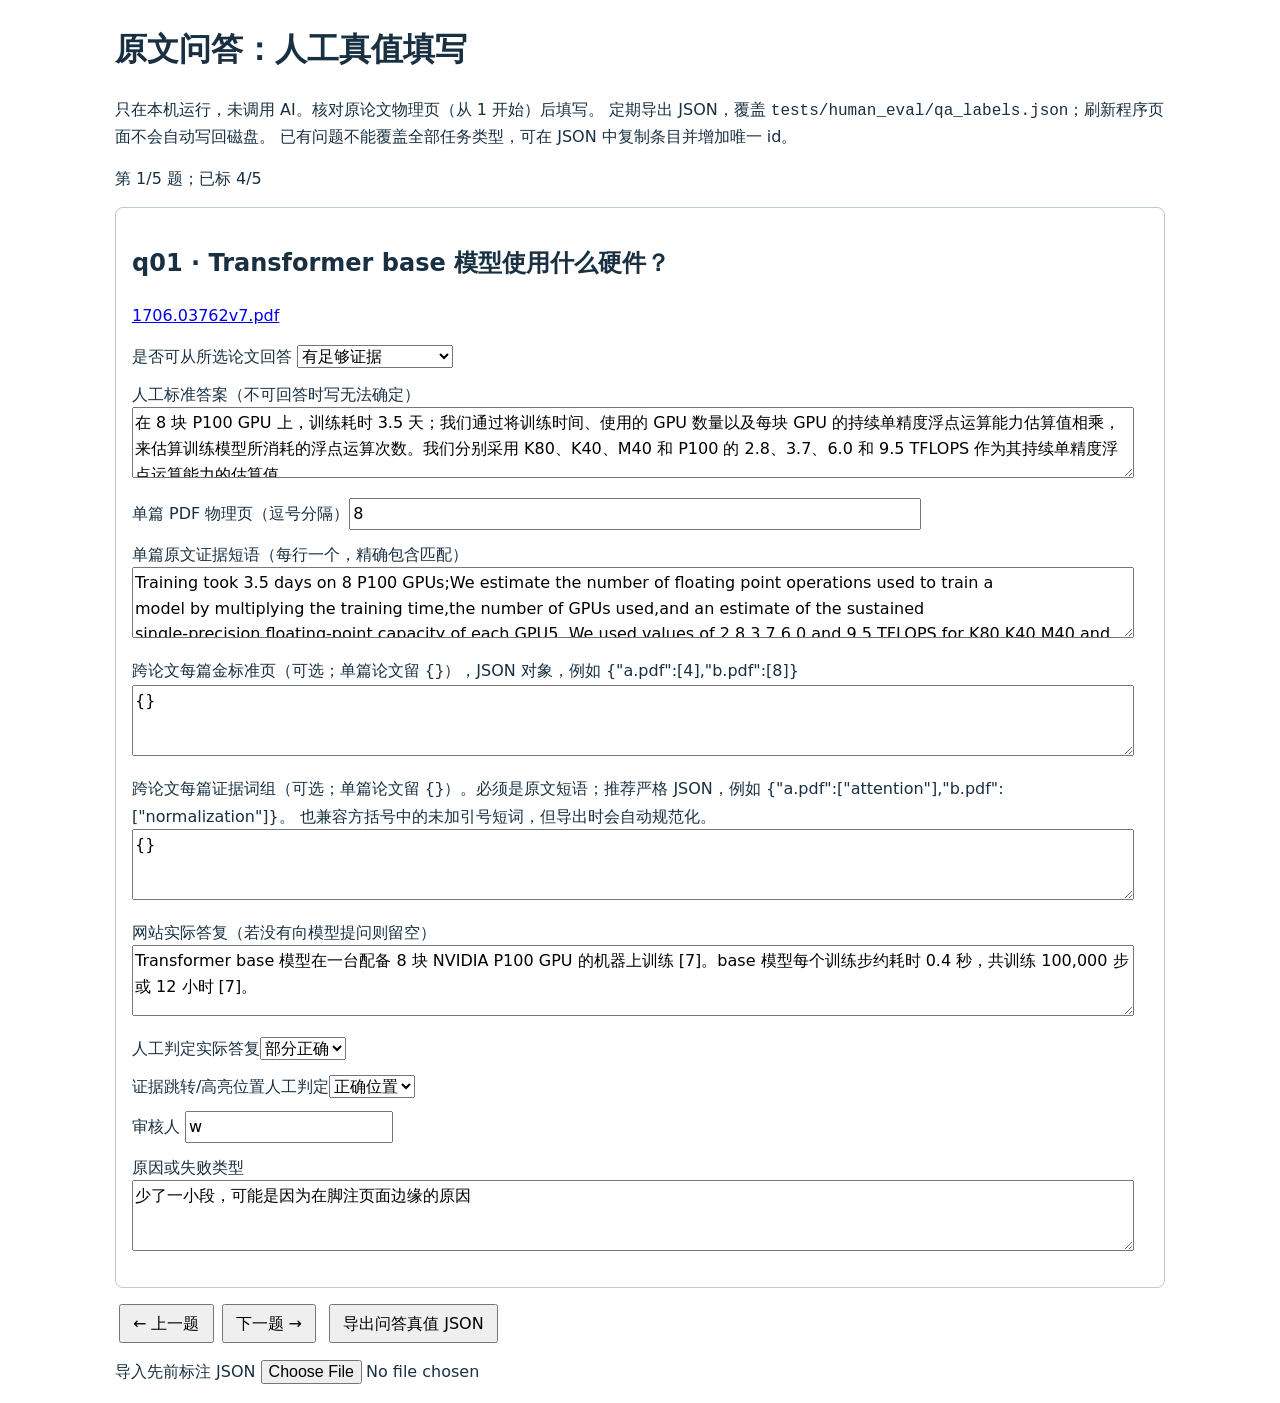
<file: tests/human_eval/review_qa.html>
<!doctype html><html lang="zh-CN"><meta charset="utf-8">
<title>SourceLab 问答人工真值填写</title>
<style>body{font:16px/1.6 system-ui,"Microsoft YaHei",sans-serif;
max-width:1050px;margin:24px auto;padding:0 18px;color:#193042}
button,input,select,textarea{font:inherit}button{padding:5px 12px;margin:4px;cursor:pointer}
textarea{width:98%;min-height:65px}label{display:block;margin:12px 0}
section{border:1px solid #b6cbd6;border-radius:8px;padding:16px;margin:12px 0}
</style>
<h1>原文问答：人工真值填写</h1>
<p>只在本机运行，未调用 AI。核对原论文物理页（从 1 开始）后填写。
定期导出 JSON，覆盖 <code>tests/human_eval/qa_labels.json</code>；刷新程序页面不会自动写回磁盘。
已有问题不能覆盖全部任务类型，可在 JSON 中复制条目并增加唯一 id。</p>
<p id="progress"></p>
<section><h2 id="question"></h2><p id="papers"></p>
<label>是否可从所选论文回答
<select id="answerable"><option value="">待标</option><option value="true">有足够证据</option>
<option value="false">不可回答/证据不足</option></select></label>
<label>人工标准答案（不可回答时写无法确定）<textarea id="answer"></textarea></label>
<label>单篇 PDF 物理页（逗号分隔）<input id="pages" size="65"></label>
<label>单篇原文证据短语（每行一个，精确包含匹配）<textarea id="anchors"></textarea></label>
<label>跨论文每篇金标准页（可选；单篇论文留 <code>{}</code>），JSON 对象，例如 {"a.pdf":[4],"b.pdf":[8]}
<textarea id="crosspages"></textarea></label>
<label>跨论文每篇证据词组（可选；单篇论文留 <code>{}</code>）。必须是原文短语；推荐严格 JSON，例如 {"a.pdf":["attention"],"b.pdf":["normalization"]}。
也兼容方括号中的未加引号短词，但导出时会自动规范化。
<textarea id="crossanchors"></textarea></label>
<label>网站实际答复（若没有向模型提问则留空）
<textarea id="model"></textarea></label>
<label>人工判定实际答复<select id="review"><option value="">未审</option>
<option value="correct">正确</option><option value="partial">部分正确</option>
<option value="incorrect">错误</option><option value="correct_refusal">正确拒答</option></select></label>
<label>证据跳转/高亮位置人工判定<select id="location"><option value="">未审</option>
<option value="correct">正确位置</option><option value="incorrect">定位错误</option></select></label>
<label>审核人 <input id="reviewer"></label>
<label>原因或失败类型 <textarea id="notes"></textarea></label>
</section>
<button onclick="move(-1)">← 上一题</button><button onclick="move(1)">下一题 →</button>
<button onclick="exportData()">导出问答真值 JSON</button>
<label>导入先前标注 JSON <input id="import" type="file" accept=".json,application/json"></label>
<script>
const seed=[{"id": "q01", "task_type": "fact", "source_pdfs": ["1706.03762v7.pdf"], "question": "Transformer base 模型使用什么硬件？", "answerable": true, "gold_answer": "在 8 块 P100 GPU 上，训练耗时 3.5 天；我们通过将训练时间、使用的 GPU 数量以及每块 GPU 的持续单精度浮点运算能力估算值相乘，来估算训练模型所消耗的浮点运算次数。我们分别采用 K80、K40、M40 和 P100 的 2.8、3.7、6.0 和 9.5 TFLOPS 作为其持续单精度浮点运算能力的估算值。", "gold_pages": [8], "gold_anchors": ["Training took 3.5 days on 8 P100 GPUs;We estimate the number of floating point operations used to train a", "model by multiplying the training time,the number of GPUs used,and an estimate of the sustained", "single-precision floating-point capacity of each GPU5. We used values of 2.8,3.7,6.0 and 9.5 TFLOPS for K80,K40,M40 and P100, espectively"], "answer_review": "partial", "evidence_location_review": "correct", "reviewer": "w", "notes": "少了一小段，可能是因为在脚注页面边缘的原因", "model_answer": "Transformer base 模型在一台配备 8 块 NVIDIA P100 GPU 的机器上训练 [7]。base 模型每个训练步约耗时 0.4 秒，共训练 100,000 步或 12 小时 [7]。", "gold_pages_by_pdf": {}, "gold_anchors_by_pdf": {}}, {"id": "q02", "task_type": "negative", "source_pdfs": ["1706.03762v7.pdf"], "question": "论文是否证明 Transformer 在所有语言任务上永远优于其他方法？", "answerable": null, "gold_answer": "否。论文没有证明 Transformer 在所有语言任务上永远优于其他方法；它只报告了在特定机器翻译任务和英语句法分析任务上的实验结果。", "gold_pages": [1, 9], "gold_anchors": ["Experiments on two machine translation tasks show these models to be superior in quality", "We show that the Transformer generalizes well to other tasks", "English constituency parsing both with large and limited training data"], "answer_review": null, "evidence_location_review": null, "reviewer": "w", "notes": "论文仅展示有限任务上的优越性与泛化实验，未给出“所有语言任务、永远优于其他方法”的证明。", "model_answer": "已找到以下原文片段。模型接口或草稿校验未通过，不对片段进行事实推断；请点击来源核对。", "gold_pages_by_pdf": {}, "gold_anchors_by_pdf": {}}, {"id": "q03", "task_type": "cross_paper", "source_pdfs": ["1706.03762v7.pdf", "1607.06450v1.pdf"], "question": "这两篇论文在归一化的作用上有什么有据可查的联系？", "answerable": true, "gold_answer": "有据可查的联系是：Transformer 在编码器和解码器的每个子层中采用“残差连接后接 layer normalization”，并引用 [1]；Layer Normalization 论文提出 layer normalization 是对单个训练样本中一层所有 summed inputs 计算均值和方差来进行归一化，不依赖 mini-batch，训练与测试计算一致，并可逐时间步用于 RNN、稳定隐藏状态动态。因此联系是 Transformer 采用了该论文提出的层归一化机制用于子层输出归一化/训练稳定；但不能据此推断两文对归一化作用的全部动机和实验结论完全相同。", "gold_pages": [], "gold_anchors": [], "answer_review": null, "evidence_location_review": null, "reviewer": "", "notes": "跨论文证据链为 Transformer 引用并采用 layer normalization，Layer Normalization 论文给出其逐样本、层内归一化定义及适用 RNN/稳定训练的作用；需注意两文作用表述侧重不同，不能扩大为完全相同结论。", "model_answer": "", "gold_pages_by_pdf": {"1706.03762v7.pdf": [3], "1607.06450v1.pdf": [1, 2, 3]}, "gold_anchors_by_pdf": {"1706.03762v7.pdf": ["We employ a residual connection [11] around each of the two sub-layers, followed by layer normalization [1]."], "1607.06450v1.pdf": ["we transpose batch normalization into layer normalization by computing the mean and variance used for normalization from all of the summed inputs to the neurons in a layer on a single training case.", "Unlike batch normalization, layer normalization performs exactly the same computation at training and test times.", "It is also straightforward to apply to recurrent neural networks by computing the normalization statistics separately at each time step.", "all the hidden units in a layer share the same normalization terms", "layer normalization does not impose any constraint on the size of a mini-batch", "Layer normalization is very effective at stabilizing the hidden state dynamics in recurrent networks."]}}, {"id": "q04", "task_type": "layout", "source_pdfs": ["2206.07682v2.pdf"], "question": "Figure 2 的横纵轴及图例分别是什么？", "answerable": true, "gold_answer": "Figure 2 的横轴是模型规模（training FLOPs，即训练计算量）；纵轴是任务性能（performance）；图例包括五个语言模型家族 LaMDA、GPT-3、Gopher、Chinchilla、PaLM，以及 Random（随机基线）。", "gold_pages": [2, 3, 4], "gold_anchors": ["When visualized via a scaling curve (x-axis: model scale, y-axis: performance)", "where training compute for each model is measured in FLOPs on the x-axis", "Figure 2 shows eight such emergent abilities spanning five language model families from various work.", "LaMDA", "GPT-3", "Gopher", "Chinchilla", "PaLM", "Random"], "answer_review": null, "evidence_location_review": null, "reviewer": "", "notes": "Figure 2 的横纵轴在正文中明确为 model scale/training FLOPs 与 performance，图例为五个模型家族及 Random 基线。", "model_answer": "", "gold_pages_by_pdf": {}, "gold_anchors_by_pdf": {}}, {"id": "q05", "task_type": "ocr", "source_pdfs": ["1706.03762v1_img.pdf"], "question": "Transformer base 模型训练硬件是什么？", "answerable": true, "gold_answer": "Transformer base 模型训练硬件是一台机器上的 8 块 NVIDIA P100 GPU。", "gold_pages": [7], "gold_anchors": ["We trained our models on one machine with 8 NVIDIA P100 GPUs."], "answer_review": null, "evidence_location_review": null, "reviewer": "", "notes": "第 5.2 节 “Hardware and Schedule” 明确说明训练使用一台机器和 8 块 NVIDIA P100 GPU。", "model_answer": "", "gold_pages_by_pdf": {}, "gold_anchors_by_pdf": {}}],key="sourcelab-human-qa-v1";
let rows;try{const prev=JSON.parse(localStorage.getItem(key));rows=Array.isArray(prev)&&
  prev.length===seed.length&&prev.every((x,i)=>x.id===seed[i].id)?prev:seed;
}catch(e){rows=seed}let i=0;
const el=id=>document.getElementById(id);
function save(){try{localStorage.setItem(key,JSON.stringify(rows))}catch(e){console.warn(e)}}
function parseObject(text, field, tolerant=false){
  let s=(text||"").trim().replace(/[，]/g,",").replace(/[：]/g,":")
    .replace(/[“”]/g,'"').replace(/[‘’]/g,"'");
  if(!s)return {};
  try{
    const value=JSON.parse(s);
    if(!value||Array.isArray(value)||typeof value!=="object")
      throw Error("必须是对象，例如 {}");
    return value;
  }catch(strictError){
    if(!tolerant)throw Error(field+" 必须是合法 JSON 对象；键和值都要用双引号");
    // Friendly fallback for the common reviewer shorthand:
    // {"paper.pdf": [GPU, 8 P100], "other.pdf": [normalization]}
    const result={}, pair=/"([^"]+)"\s*:\s*\[([^\]]*)\]/g;
    let match, count=0;
    while((match=pair.exec(s))){
      const key=match[1].trim();
      const values=match[2].split(",").map(x=>x.trim())
        .filter(Boolean).map(x=>x.replace(/^"|"$/g,"").trim());
      if(!key||!values.length)continue;
      result[key]=(result[key]||[]).concat(values);
      count++;
    }
    if(count===0)throw Error(field+" 不是可识别的对象；请使用 {\"文件.pdf\":[\"原文短语\"]}");
    return result;
  }
}
function render(){const r=rows[i];el("question").textContent=r.id+" · "+r.question;
el("progress").textContent=`第 ${i+1}/${rows.length} 题；已标 ${rows.filter(x=>typeof x.answerable==="boolean").length}/${rows.length}`;
const pdfs=r.source_pdfs.map(name=>{
  const a=document.createElement("a");a.href="../../../pdf/"+encodeURIComponent(name);
  a.target="_blank";a.rel="noopener";a.textContent=name;
  return a;});
el("papers").replaceChildren(...pdfs.flatMap((a,j)=>j?[document.createTextNode("　"),a]:[a]));
el("answerable").value=r.answerable===null?"":String(r.answerable);
el("answer").value=r.gold_answer||"";el("pages").value=(r.gold_pages||[]).join(",");
el("anchors").value=(r.gold_anchors||[]).join("\n");
el("crosspages").value=JSON.stringify(r.gold_pages_by_pdf||{},null,2);
el("crossanchors").value=JSON.stringify(r.gold_anchors_by_pdf||{},null,2);
el("model").value=r.model_answer||"";el("review").value=r.answer_review||"";
el("location").value=r.evidence_location_review||"";
el("reviewer").value=r.reviewer||"";el("notes").value=r.notes||"";
}
function persist(){const r=rows[i];
  let cp,ca;try{
    cp=parseObject(el("crosspages").value,"跨论文金标准页",false);
    Object.entries(cp).forEach(([name,pages])=>{
      if(!Array.isArray(pages)||pages.some(x=>!Number.isInteger(Number(x))||Number(x)<1))
        throw Error("金标准页必须是正整数数组，例如 {\"paper.pdf\":[8]}");
      cp[name]=pages.map(Number);
    });
    ca=parseObject(el("crossanchors").value,"跨论文证据词组",true);
    Object.entries(ca).forEach(([name,phrases])=>{
      if(!Array.isArray(phrases)||phrases.some(x=>!String(x).trim()))
        throw Error("证据词组必须是非空字符串数组");
      ca[name]=phrases.map(x=>String(x).trim());
    });
  }catch(err){alert("导出前请修正：\n"+err.message+
    "\n\n推荐格式：{\"1706.03762v7.pdf\":[\"GPU\",\"8 P100\"]}");return false}
  const raw=el("pages").value.trim();
  const pages=raw?raw.split(",").map(x=>Number(x.trim())):[];
  if(pages.some(x=>!Number.isInteger(x)||x<1)){alert("PDF 页码必须是正整数");return false}
  r.answerable=el("answerable").value===""?null:el("answerable").value==="true";
  r.gold_answer=el("answer").value;r.gold_pages=pages;
  r.gold_anchors=el("anchors").value.split("\n").map(x=>x.trim()).filter(Boolean);
  r.gold_pages_by_pdf=cp;r.gold_anchors_by_pdf=ca;
  r.model_answer=el("model").value;r.answer_review=el("review").value||null;
  r.evidence_location_review=el("location").value||null;
  r.reviewer=el("reviewer").value;r.notes=el("notes").value;save();return true;
}
function move(d){if(persist()){i=Math.max(0,Math.min(rows.length-1,i+d));render()}}
function exportData(){if(!persist())return;const url=URL.createObjectURL(new Blob(
  [JSON.stringify(rows,null,2)],{type:"application/json"}));
  const a=document.createElement("a");a.href=url;a.download="qa_labels.json";a.click();
  setTimeout(()=>URL.revokeObjectURL(url),3000)}
el("import").onchange=async event=>{const file=event.target.files[0];if(!file)return;
  try{const data=JSON.parse(await file.text());
    if(!Array.isArray(data)||!data.length||data.some(x=>!x.id||!Array.isArray(x.source_pdfs)))
      throw Error("问答标注 JSON 格式不符");
    rows=data;i=0;save();render();
  }catch(err){alert("导入失败："+err.message)}
};render();
</script></html>
</file>
